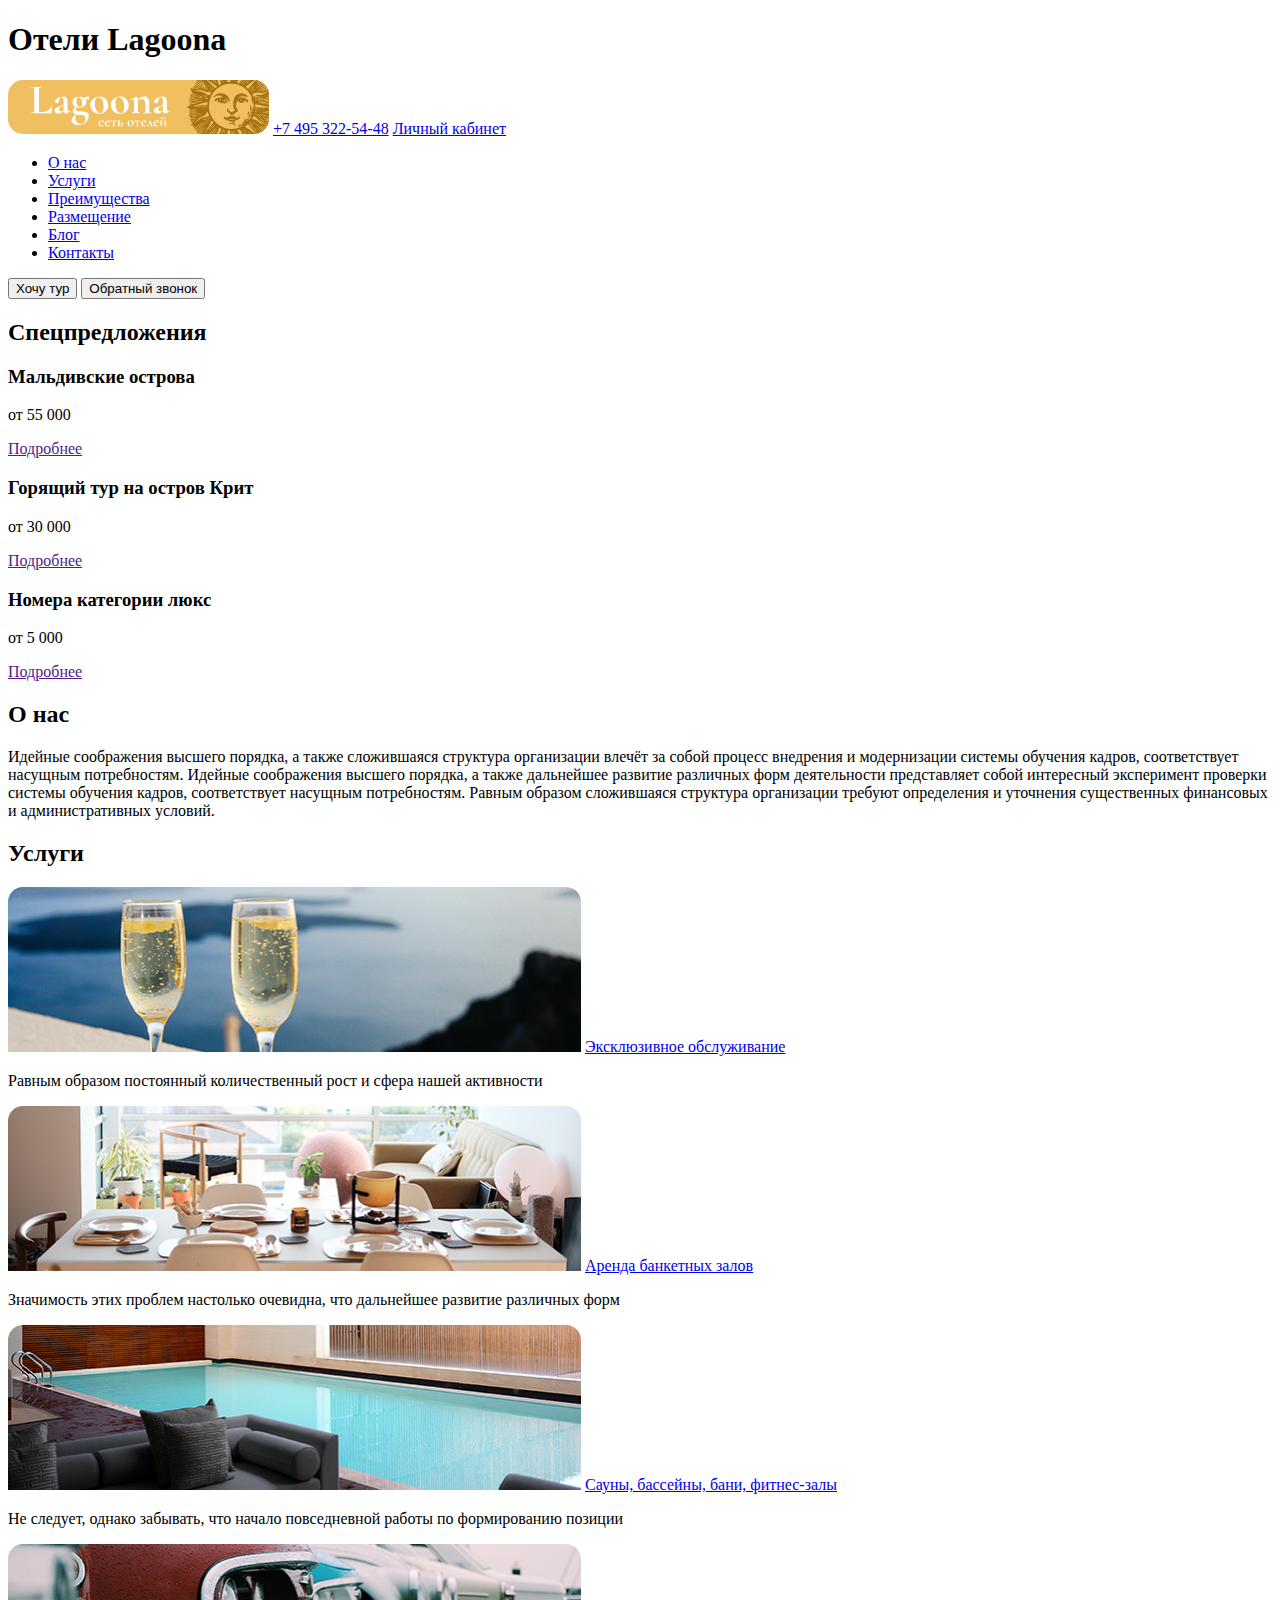
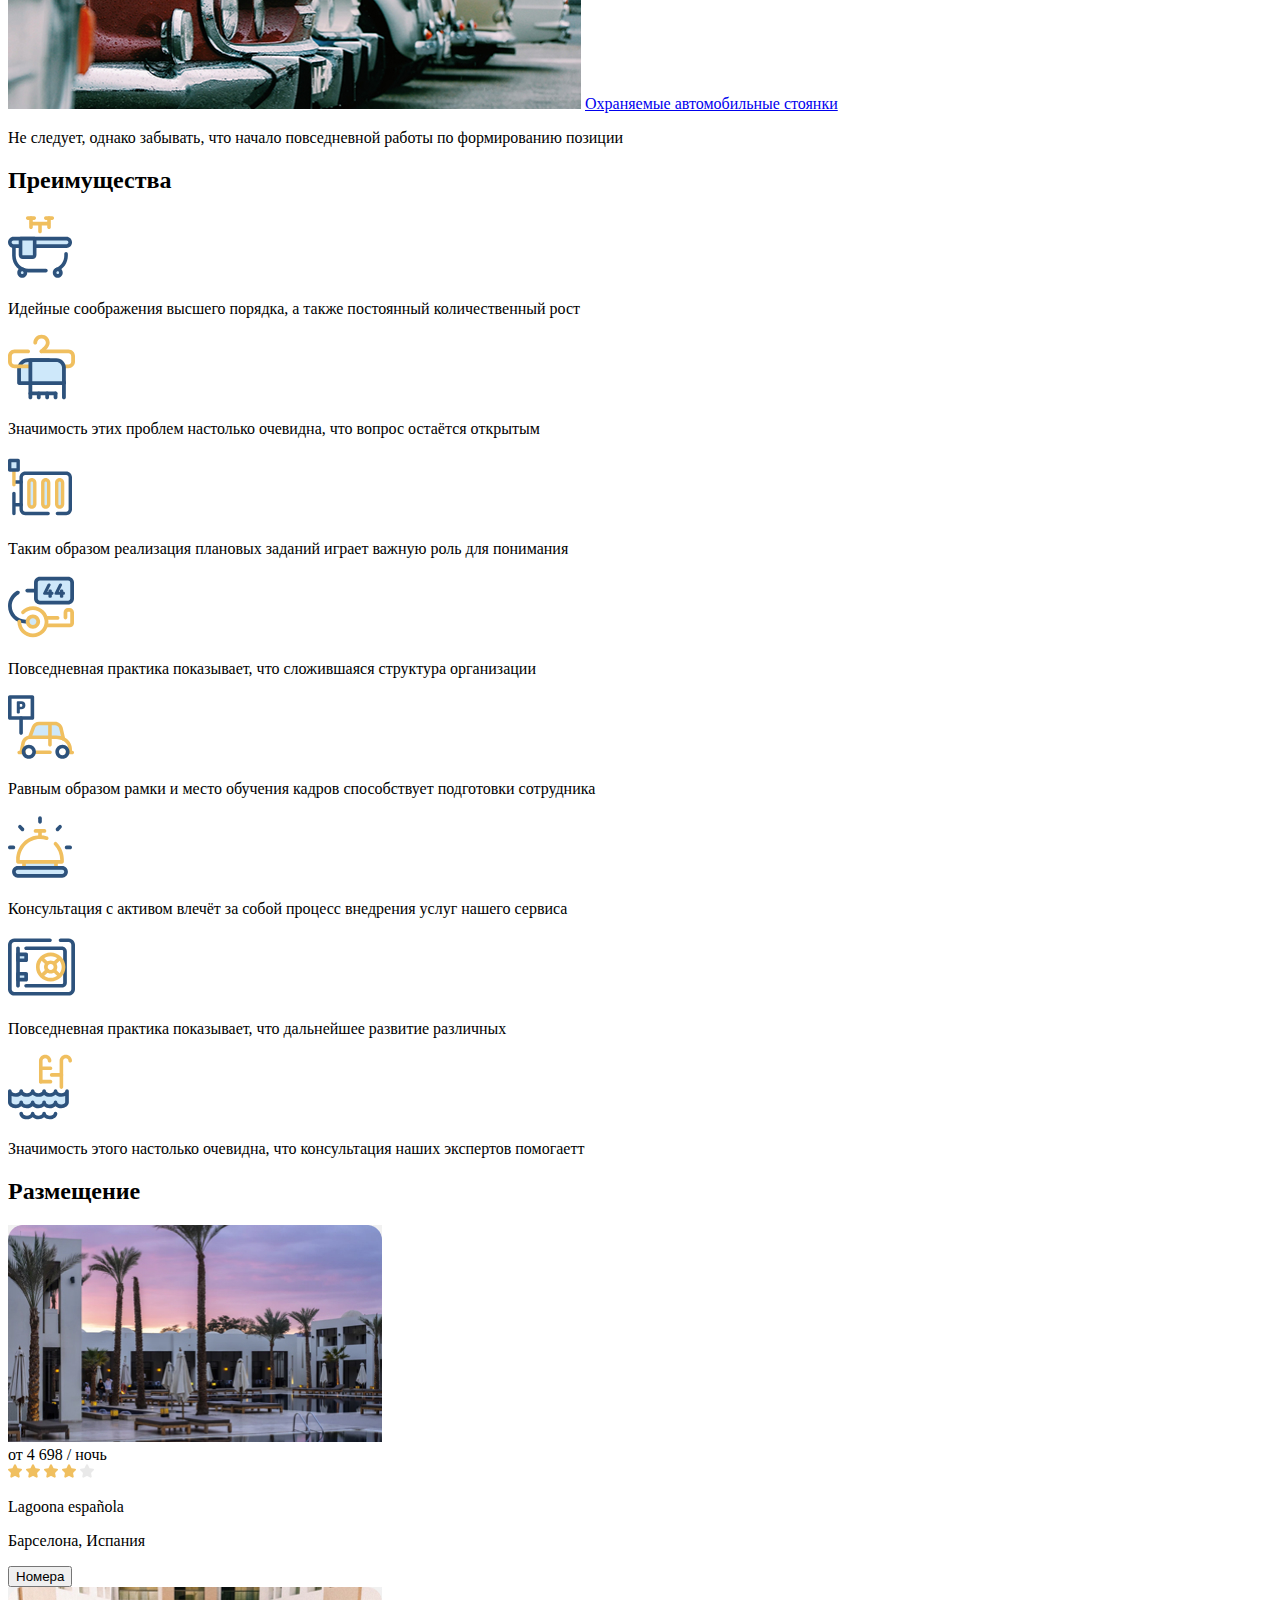
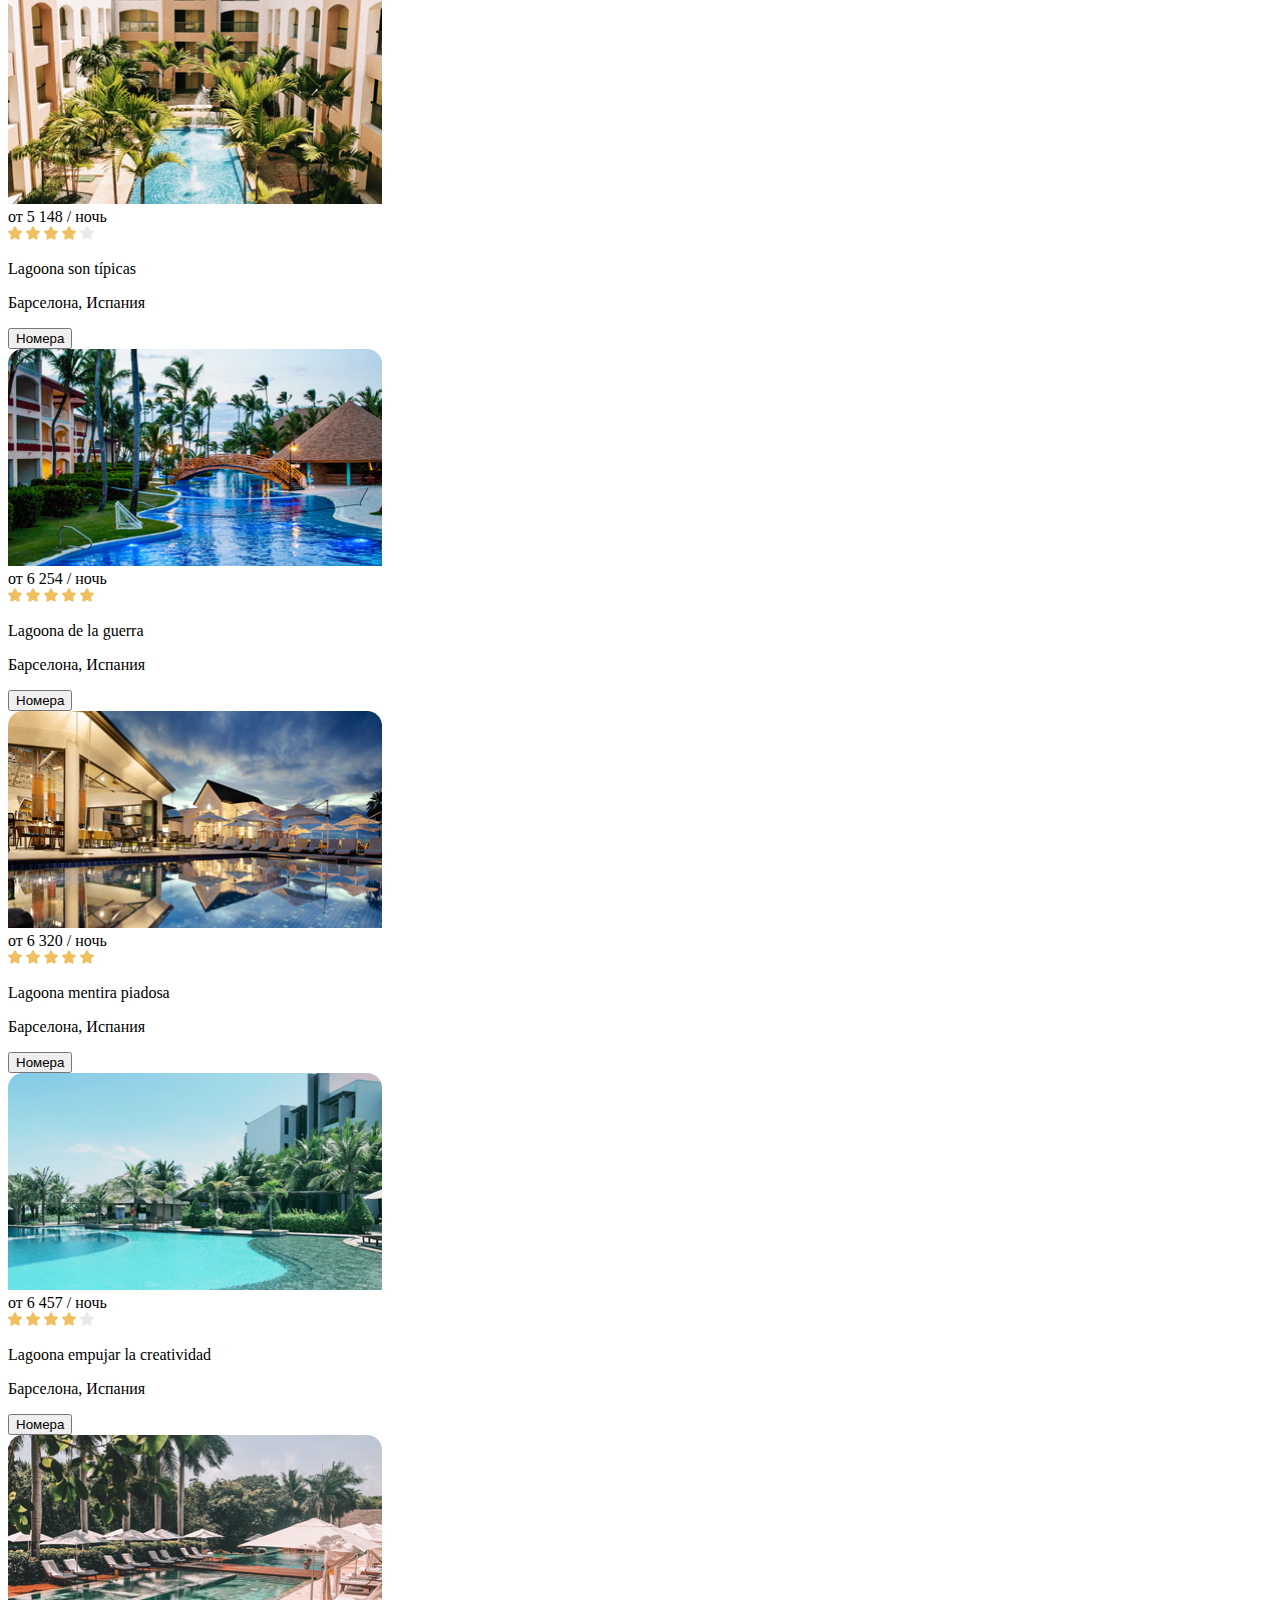
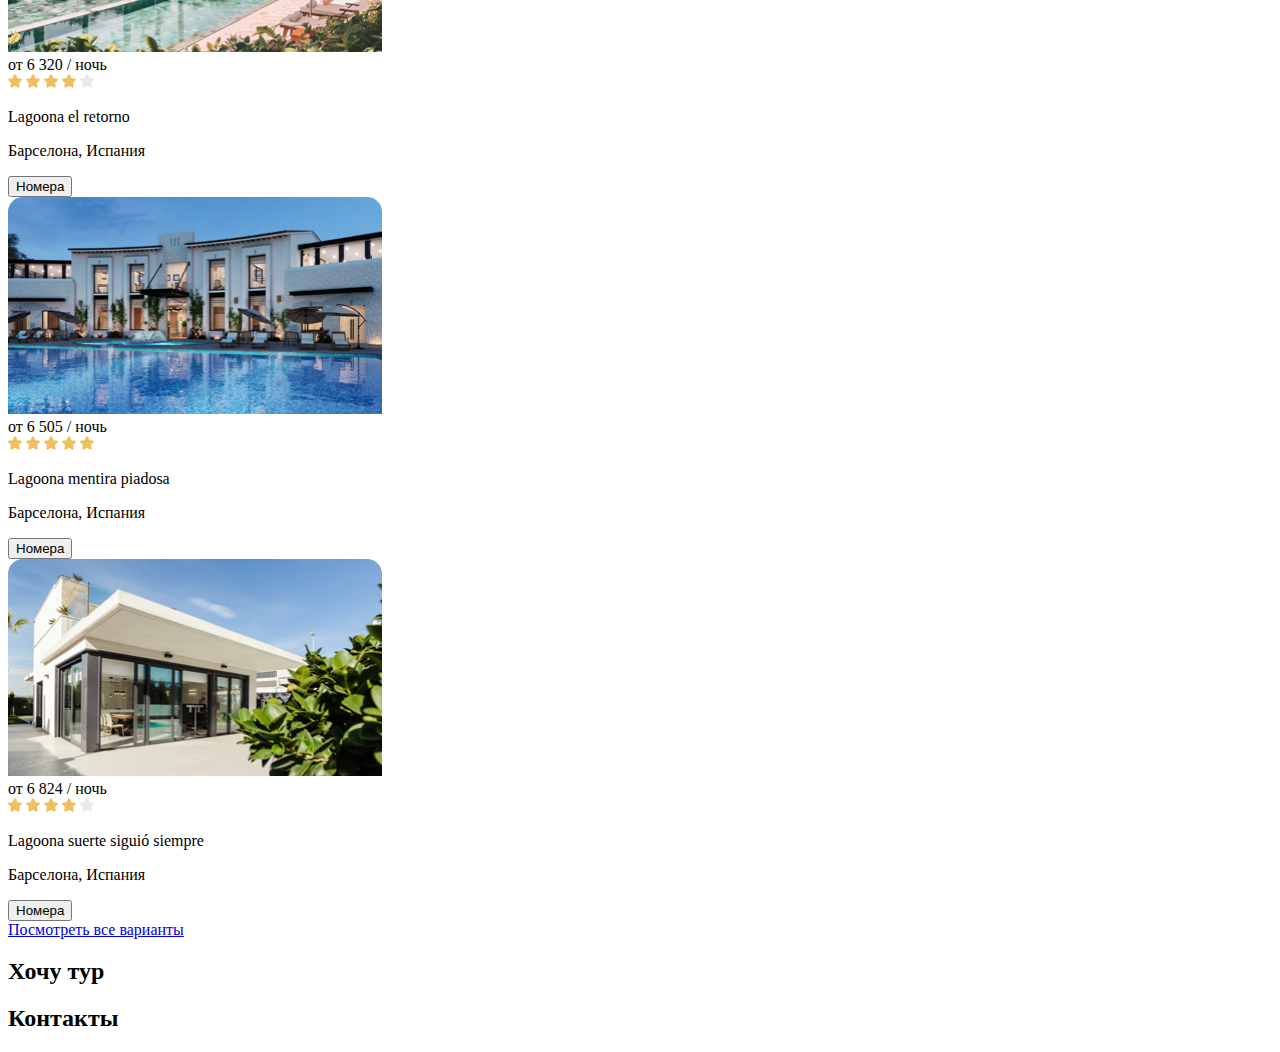
<file: 06_layout-html/index.html>
<!DOCTYPE html>
<html lang="ru">

<head>
  <meta charset="UTF-8">
  <meta name="viewport" content="width=device-width, initial-scale=1.0">
  <title>Lagoona</title>
</head>

<body>
  <h1 class="main-title">Отели Lagoona</h1>
  <div class="container">
    <header class="header">
      <img class="logo" src="img/logo.svg" alt="Logo">
      <a href="tel:+74953225448" class="header-phone">+7 495 322-54-48</a>
      <a href="#" class="header-area">Личный кабинет</a>
      <div class="header-block">
        <nav class="header-nav">
          <ul class="header">
            <li class="header-item">
              <a href="#about-us" class="header-link">О нас</a>
            </li>
            <li class="header-item">
              <a href="#services" class="header-link">Услуги</a>
            </li>
            <li class="header-item">
              <a href="#advantages" class="header-link">Преимущества</a>
            </li>
            <li class="header-item">
              <a href="#accommodation" class="header-link">Размещение</a>
            </li>
            <li class="header-item">
              <a href="#" class="header-link">Блог</a>
            </li>
            <li class="header-item">
              <a href="#contacts" class="header-link">Контакты</a>
            </li>
          </ul>
        </nav>
        <button class="btn header-btn">Хочу тур</button>
        <button class="btn header-btn">Обратный звонок</button>
      </div>

    </header>

    <main class="main">
      <section id="special-offers" class="special-offers">
        <h2 class="title">Спецпредложения</h2>
        <div class="special-offers-blocks">
          <h3 class="special-offers-blocks-title">Мальдивские острова</h3>
          <p class="special-offers-blocks-text">от 55 000</p>
          <a href="" class="special-offers-blocks-link">Подробнее</a>
        </div>
        <div class="special-offers-blocks">
          <h3 class="special-offers-blocks-title">Горящий тур на&nbsp;остров Крит</h3>
          <p class="special-offers-blocks-text">от 30 000</p>
          <a href="" class="special-offers-blocks-link">Подробнее</a>
        </div>
        <div class="special-offers-block">
          <h3 class="special-offers-block-title">Номера категории люкс</h3>
          <p class="special-offers-block-text">от 5 000</p>
          <a href="" class="special-offers-blocks-link">Подробнее</a>
        </div>
      </section>

      <section id="about-us" class="about-us">
        <h2 class="title">О нас</h2>
        <p class="about-us-descr">Идейные соображения высшего порядка, а&nbsp;также сложившаяся структура организации
          влечёт за&nbsp;собой процесс внедрения и&nbsp;модернизации системы обучения кадров, соответствует насущным
          потребностям. Идейные соображения высшего порядка, а&nbsp;также дальнейшее развитие различных форм
          деятельности представляет собой интересный эксперимент проверки системы обучения кадров, соответствует
          насущным потребностям. Равным образом сложившаяся структура организации требуют определения и&nbsp;уточнения
          существенных финансовых
          и&nbsp;административных условий.</p>
      </section>

      <section id="services" class="services">
        <h2 class="title">Услуги</h2>
        <div class="services-block">
          <img src="img/ser1.jpg" alt="Два бокала шампанского" class="services-img">
          <a href="#" class="services-link">Эксклюзивное обслуживание</a>
          <p class="services-descr">Равным образом постоянный количественный рост и&nbsp;сфера нашей активности</p>
        </div>
        <div class="services-block">
          <img src="img/ser2.jpg" alt="Сервированный стол" class="services-img">
          <a href="#" class="services-link">Аренда банкетных залов</a>
          <p class="services-descr">Значимость этих проблем настолько очевидна, что дальнейшее развитие различных форм
          </p>
        </div>
        <div class="services-block">
          <img src="img/ser3.jpg" alt="Бассейн" class="services-img">
          <a href="#" class="services-link">Сауны, бассейны, бани, фитнес-залы</a>
          <p class="services-descr">Не&nbsp;следует, однако забывать, что начало повседневной работы
            по&nbsp;формированию позиции</p>
        </div>
        <div class="services-block">
          <img src="img/ser4.jpg" alt="Ретро автомобили" class="services-img">
          <a href="#" class="services-link">Охраняемые автомобильные стоянки</a>
          <p class="services-descr">Не&nbsp;следует, однако забывать, что начало повседневной работы
            по&nbsp;формированию позиции</p>
        </div>
      </section>

      <section id="advantages" class="advantages">
        <h2 class="title">Преимущества</h2>
        <div class="advantages-block">
          <img src="img/adv1.svg" alt="Рисунок" class="advantages-img">
          <p class="advantages-descr">Идейные соображения высшего порядка,
            а&nbsp;также постоянный количественный рост</p>
        </div>

        <div class="advantages-block">
          <img src="img/adv2.svg" alt="Рисунок" class="advantages-img">
          <p class="advantages-descr">Значимость этих проблем настолько очевидна, что вопрос остаётся открытым</p>
        </div>

        <div class="advantages-block">
          <img src="img/adv3.svg" alt="Рисунок" class="advantages-img">
          <p class="advantages-descr">Таким образом реализация плановых заданий играет важную роль для понимания</p>
        </div>

        <div class="advantages-block">
          <img src="img/adv4.svg" alt="Рисунок" class="advantages-img">
          <p class="advantages-descr">Повседневная практика показывает, что сложившаяся структура организации</p>
        </div>

        <div class="advantages-block">
          <img src="img/adv5.svg" alt="Рисунок" class="advantages-img">
          <p class="advantages-descr">Равным образом рамки и&nbsp;место обучения кадров способствует подготовки
            сотрудника</p>
        </div>

        <div class="advantages-block">
          <img src="img/adv6.svg" alt="Рисунок" class="advantages-img">
          <p class="advantages-descr">Консультация с&nbsp;активом влечёт за&nbsp;собой процесс внедрения услуг нашего
            сервиса</p>
        </div>

        <div class="advantages-block">
          <img src="img/adv7.svg" alt="Рисунок" class="advantages-img">
          <p class="advantages-descr">Повседневная практика показывает, что дальнейшее развитие различных</p>
        </div>

        <div class="advantages-block">
          <img src="img/adv8.svg" alt="Рисунок" class="advantages-img">
          <p class="advantages-descr">Значимость этого настолько очевидна, что консультация наших экспертов помогаетт
          </p>
        </div>
      </section>

      <section id="accommodation" class="accommodation">
        <h2 class="title">Размещение</h2>
        <div class="accommodation-block">
          <img src="img/acc1.jpg" alt="Гостиница1" class="accommodation-img">
          <div class="accommodation-coast">
            <span class="accommodation-coast-from">от</span>
            <span class="accommodation-coast-price">4 698</span>
            <span class="accommodation-coast-per">/ ночь</span>
          </div>
          <div class="accommodation-stars">
            <img src="img/star.svg" alt="Рейтинг 4 из 5" class="accommodation-stars-img">
            <img src="img/star.svg" alt="" class="accommodation-stars-img">
            <img src="img/star.svg" alt="" class="accommodation-stars-img">
            <img src="img/star.svg" alt="" class="accommodation-stars-img">
            <img src="img/star_empty.svg" alt="" class="accommodation-stars-img">
          </div>
          <p class="accommodation-name">Lagoona española</p>
          <p class="accommodation-location">Барселона, Испания</p>
          <button class="btn accommodation-btn">Номера</button>
        </div>

        <div class="accommodation-block">
          <img src="img/acc2.jpg" alt="Гостиница2" class="accommodation-img">
          <div class="accommodation-coast">
            <span class="accommodation-coast-from">от</span>
            <span class="accommodation-coast-price">5 148</span>
            <span class="accommodation-coast-per">/ ночь</span>
          </div>
          <div class="accommodation-stars">
            <img src="img/star.svg" alt="Рейтинг 4 из 5" class="accommodation-stars-img">
            <img src="img/star.svg" alt="" class="accommodation-stars-img">
            <img src="img/star.svg" alt="" class="accommodation-stars-img">
            <img src="img/star.svg" alt="" class="accommodation-stars-img">
            <img src="img/star_empty.svg" alt="" class="accommodation-stars-img">
          </div>
          <p class="accommodation-name">Lagoona son típicas</p>
          <p class="accommodation-location">Барселона, Испания</p>
          <button class="btn accommodation-btn">Номера</button>
        </div>

        <div class="accommodation-block">
          <img src="img/acc3.jpg" alt="Гостиница3" class="accommodation-img">
          <div class="accommodation-coast">
            <span class="accommodation-coast-from">от</span>
            <span class="accommodation-coast-price">6 254</span>
            <span class="accommodation-coast-per">/ ночь</span>
          </div>
          <div class="accommodation-stars">
            <img src="img/star.svg" alt="Рейтинг 5 из 5" class="accommodation-stars-img">
            <img src="img/star.svg" alt="" class="accommodation-stars-img">
            <img src="img/star.svg" alt="" class="accommodation-stars-img">
            <img src="img/star.svg" alt="" class="accommodation-stars-img">
            <img src="img/star.svg" alt="" class="accommodation-stars-img">
          </div>
          <p class="accommodation-name">Lagoona de la guerra</p>
          <p class="accommodation-location">Барселона, Испания</p>
          <button class="btn accommodation-btn">Номера</button>
        </div>

        <div class="accommodation-block">
          <img src="img/acc4.jpg" alt="Гостиница4" class="accommodation-img">
          <div class="accommodation-coast">
            <span class="accommodation-coast-from">от</span>
            <span class="accommodation-coast-price">6 320</span>
            <span class="accommodation-coast-per">/ ночь</span>
          </div>
          <div class="accommodation-stars">
            <img src="img/star.svg" alt="Рейтинг 5 из 5" class="accommodation-stars-img">
            <img src="img/star.svg" alt="" class="accommodation-stars-img">
            <img src="img/star.svg" alt="" class="accommodation-stars-img">
            <img src="img/star.svg" alt="" class="accommodation-stars-img">
            <img src="img/star.svg" alt="" class="accommodation-stars-img">
          </div>
          <p class="accommodation-name">Lagoona mentira piadosa</p>
          <p class="accommodation-location">Барселона, Испания</p>
          <button class="btn accommodation-btn">Номера</button>
        </div>

        <div class="accommodation-block">
          <img src="img/acc5.jpg" alt="Гостиница5" class="accommodation-img">
          <div class="accommodation-coast">
            <span class="accommodation-coast-from">от</span>
            <span class="accommodation-coast-price">6 457</span>
            <span class="accommodation-coast-per">/ ночь</span>
          </div>
          <div class="accommodation-stars">
            <img src="img/star.svg" alt="Рейтинг 4 из 5" class="accommodation-stars-img">
            <img src="img/star.svg" alt="" class="accommodation-stars-img">
            <img src="img/star.svg" alt="" class="accommodation-stars-img">
            <img src="img/star.svg" alt="" class="accommodation-stars-img">
            <img src="img/star_empty.svg" alt="" class="accommodation-stars-img">
          </div>
          <p class="accommodation-name">Lagoona empujar la creatividad</p>
          <p class="accommodation-location">Барселона, Испания</p>
          <button class="btn accommodation-btn">Номера</button>
        </div>

        <div class="accommodation-block">
          <img src="img/acc6.jpg" alt="Гостиница6" class="accommodation-img">
          <div class="accommodation-coast">
            <span class="accommodation-coast-from">от</span>
            <span class="accommodation-coast-price">6 320</span>
            <span class="accommodation-coast-per">/ ночь</span>
          </div>
          <div class="accommodation-stars">
            <img src="img/star.svg" alt="Рейтинг 4 из 5" class="accommodation-stars-img">
            <img src="img/star.svg" alt="" class="accommodation-stars-img">
            <img src="img/star.svg" alt="" class="accommodation-stars-img">
            <img src="img/star.svg" alt="" class="accommodation-stars-img">
            <img src="img/star_empty.svg" alt="" class="accommodation-stars-img">
          </div>
          <p class="accommodation-name">Lagoona el retorno</p>
          <p class="accommodation-location">Барселона, Испания</p>
          <button class="btn accommodation-btn">Номера</button>
        </div>

        <div class="accommodation-block">
          <img src="img/acc7.jpg" alt="Гостиница7" class="accommodation-img">
          <div class="accommodation-coast">
            <span class="accommodation-coast-from">от</span>
            <span class="accommodation-coast-price">6 505</span>
            <span class="accommodation-coast-per">/ ночь</span>
          </div>
          <div class="accommodation-stars">
            <img src="img/star.svg" alt="Рейтинг 5 из 5" class="accommodation-stars-img">
            <img src="img/star.svg" alt="" class="accommodation-stars-img">
            <img src="img/star.svg" alt="" class="accommodation-stars-img">
            <img src="img/star.svg" alt="" class="accommodation-stars-img">
            <img src="img/star.svg" alt="" class="accommodation-stars-img">
          </div>
          <p class="accommodation-name">Lagoona mentira piadosa</p>
          <p class="accommodation-location">Барселона, Испания</p>
          <button class="btn accommodation-btn">Номера</button>
        </div>

        <div class="accommodation-block">
          <img src="img/acc8.jpg" alt="Гостиница8" class="accommodation-img">
          <div class="accommodation-coast">
            <span class="accommodation-coast-from">от</span>
            <span class="accommodation-coast-price">6 824</span>
            <span class="accommodation-coast-per">/ ночь</span>
          </div>
          <div class="accommodation-stars">
            <img src="img/star.svg" alt="Рейтинг 4 из 5" class="accommodation-stars-img">
            <img src="img/star.svg" alt="" class="accommodation-stars-img">
            <img src="img/star.svg" alt="" class="accommodation-stars-img">
            <img src="img/star.svg" alt="" class="accommodation-stars-img">
            <img src="img/star_empty.svg" alt="" class="accommodation-stars-img">
          </div>
          <p class="accommodation-name">Lagoona suerte siguió siempre</p>
          <p class="accommodation-location">Барселона, Испания</p>
          <button class="btn accommodation-btn">Номера</button>
        </div>

        <div class="accommodation-block view-all">
          <a href="#" class="accommodation-view-all-link">Посмотреть все варианты</a>
        </div>
      </section>

      <section id="want-tour" class="want-tour">
        <h2 class="title">Хочу тур</h2>

      </section>

      <section id="contacts" class="contacts">
        <h2 class="title">Контакты</h2>

      </section>


    </main>
  </div>

</body>

</html>
</file>
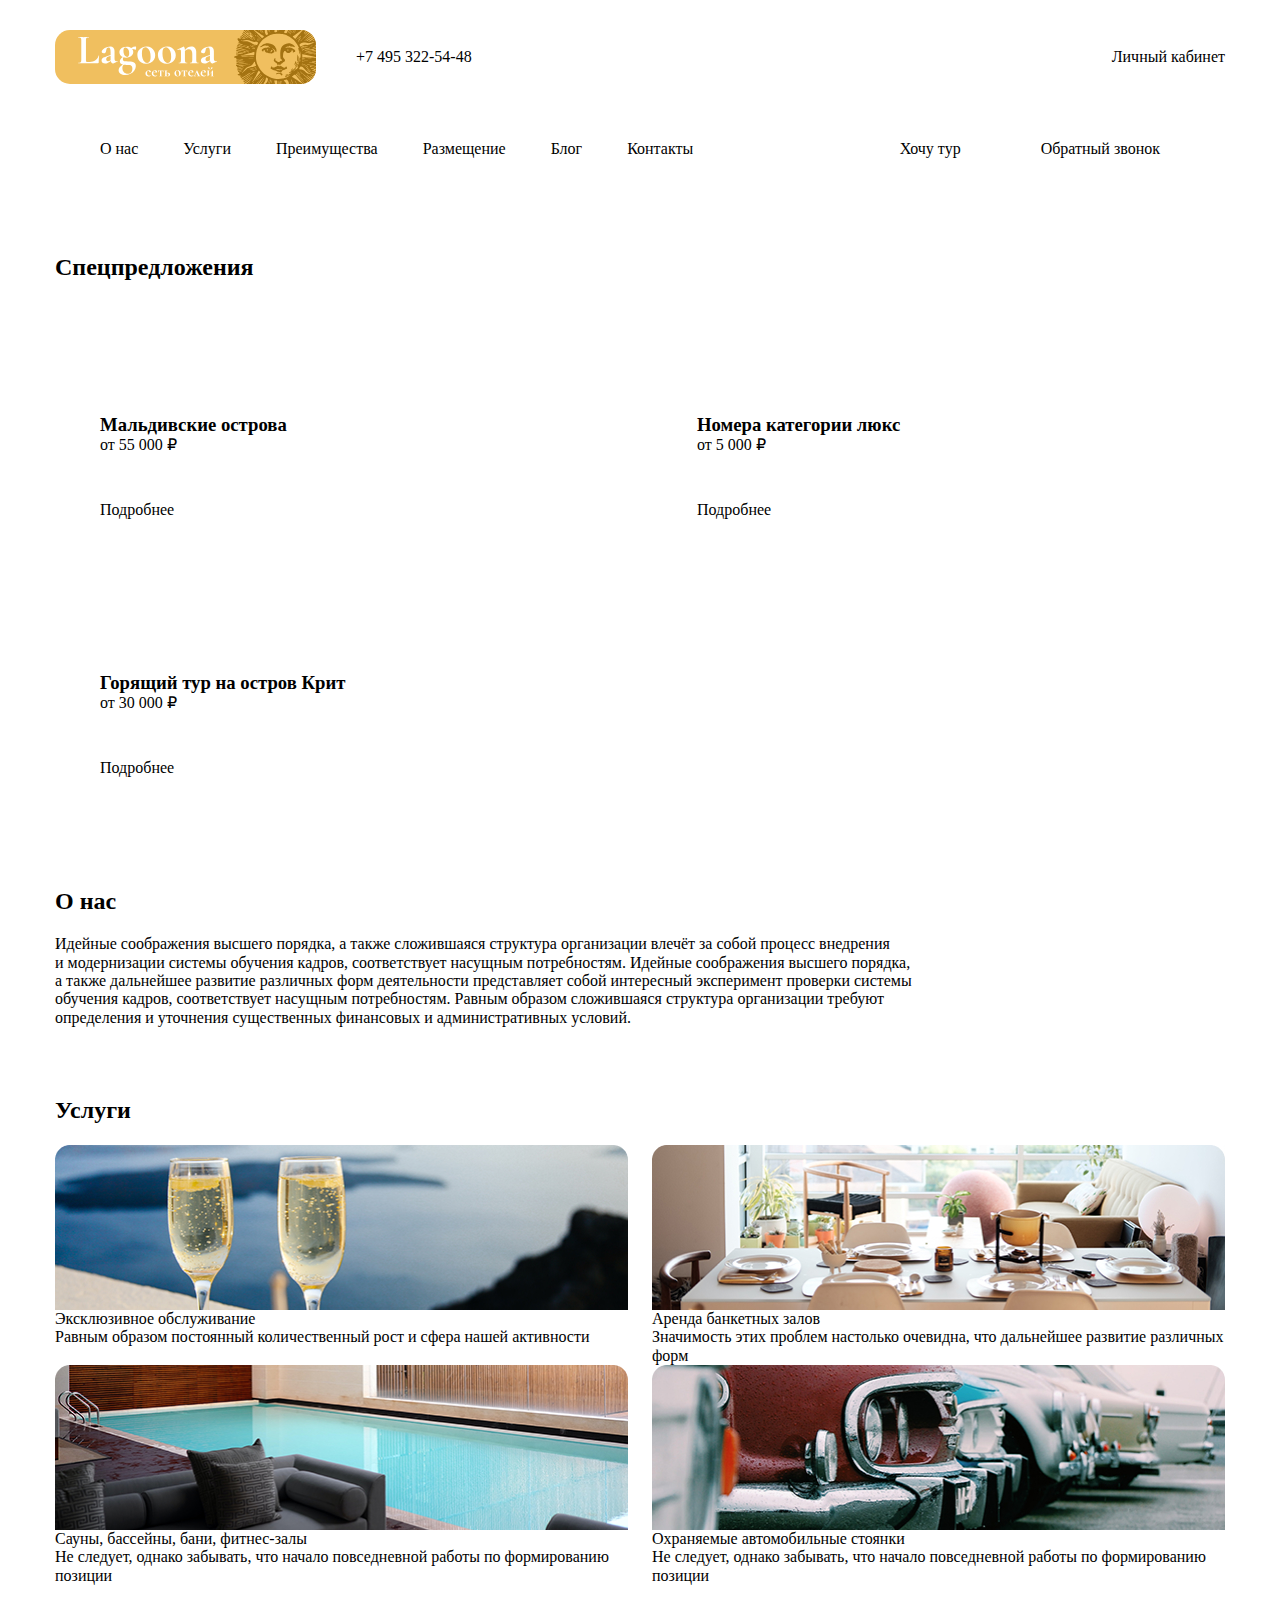
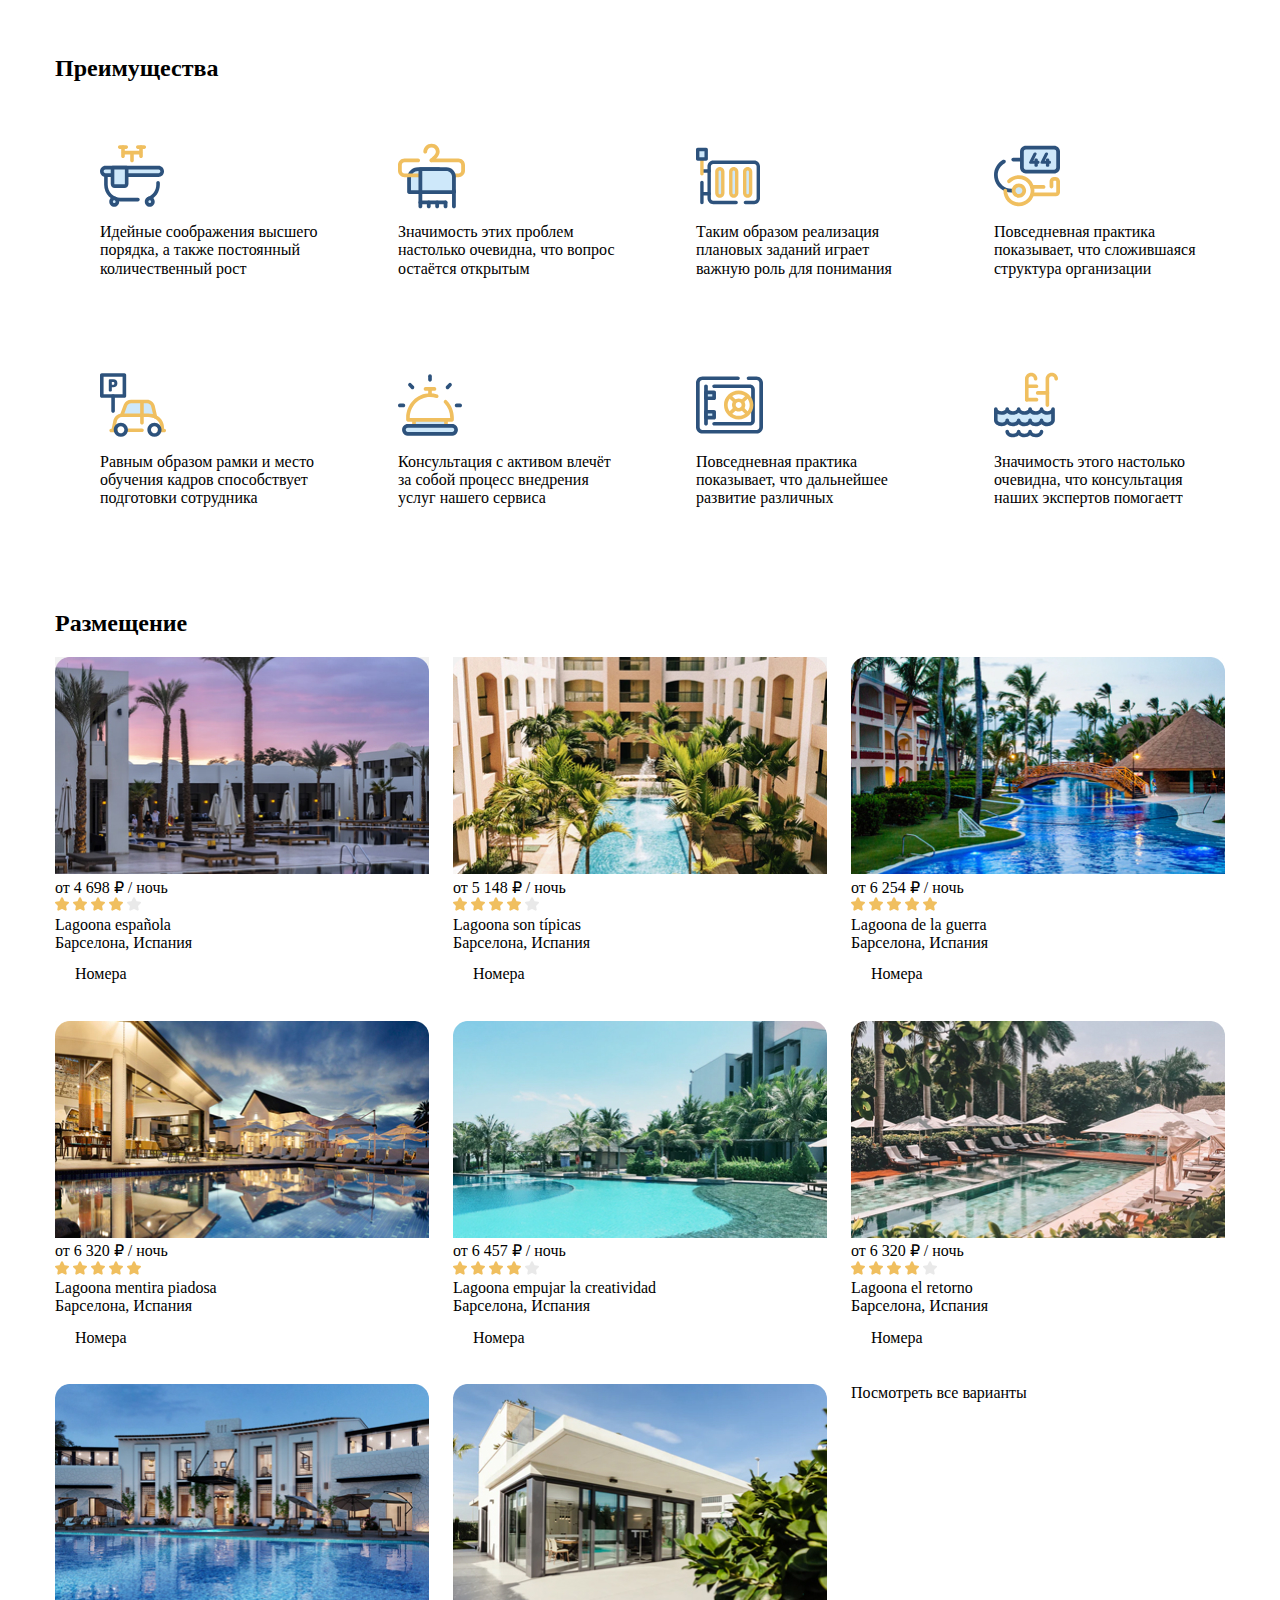
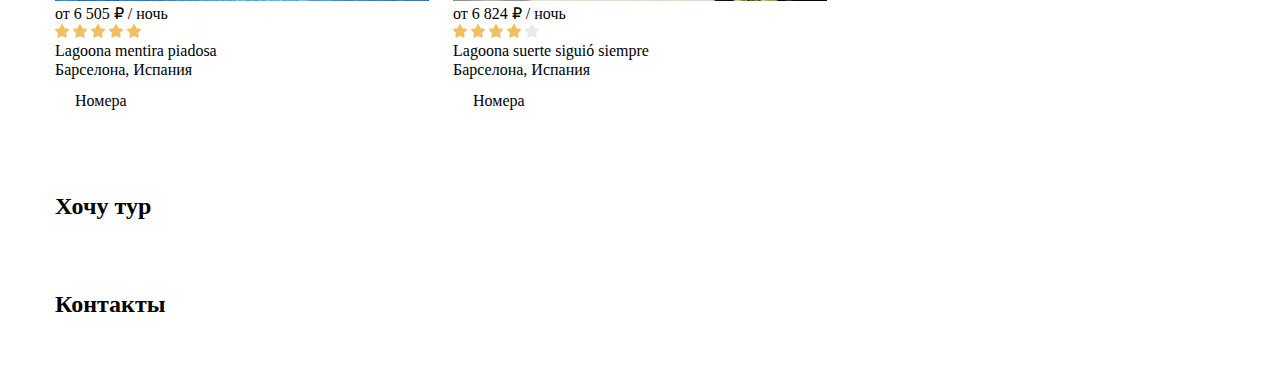
<file: 07_layout-flexbox/index.html>
<!DOCTYPE html>
<html lang="ru">

<head>
  <meta charset="UTF-8">
  <meta name="viewport" content="width=device-width, initial-scale=1.0">
  <title>Lagoona</title>
  <link rel="stylesheet" href="CSS/normalize.css">
  <link rel="stylesheet" href="CSS/style.css">
</head>

<body>
  <h1 class="main-title">Лагуна-сеть отелей</h1>
  <div class="container">
    <header class="header">
      <div class="header-hero flex">
        <img class="logo" src="img/logo.svg" alt="Logo">
        <a href="tel:+74953225448" class="header-phone link-reset">+7 495 322-54-48</a>
        <a href="#" class="header-area link-reset">Личный кабинет</a>
      </div>
      <div class="header-block flex">
        <nav class="header-nav">
          <ul class="header-list flex ">
            <li class="header-item">
              <a href="#about-us" class="header-link link-reset">О нас</a>
            </li>
            <li class="header-item">
              <a href="#services" class="header-link link-reset">Услуги</a>
            </li>
            <li class="header-item">
              <a href="#advantages" class="header-link link-reset">Преимущества</a>
            </li>
            <li class="header-item">
              <a href="#accommodation" class="header-link link-reset">Размещение</a>
            </li>
            <li class="header-item">
              <a href="#" class="header-link link-reset">Блог</a>
            </li>
            <li class="header-item">
              <a href="#contacts" class="header-link link-reset">Контакты</a>
            </li>
          </ul>
        </nav>
        <button class="btn header-btn-want-tour btn-reset">Хочу тур</button>
        <button class="btn header-btn btn-reset">Обратный звонок</button>
      </div>

    </header>

    <main class="main">
      <section id="special-offers" class="special-offers">
        <h2 class="title">Спецпредложения</h2>
        <div class="special-offer flex">
          <div class="special-offers-blocks flex">
            <h3 class="special-offers-blocks-title">Мальдивские острова</h3>
            <p class="special-offers-blocks-text">от 55 000 ₽</p>
            <a href="" class="special-offers-blocks-link link-reset">Подробнее</a>
          </div>
          <div class="special-offers-blocks flex">
            <h3 class="special-offers-blocks-title">Номера категории люкс</h3>
            <p class="special-offers-blocks-text">от 5 000 ₽</p>
            <a href="" class="special-offers-blocks-link link-reset">Подробнее</a>
          </div>
          <div class="special-offers-blocks flex">
            <h3 class="special-offers-blocks-title">Горящий тур на&nbsp;остров Крит</h3>
            <p class="special-offers-blocks-text">от 30 000 ₽</p>
            <a href="" class="special-offers-blocks-link link-reset">Подробнее</a>
          </div>
        </div>
      </section>

      <section id="about-us" class="about-us">
        <h2 class="title">О нас</h2>
        <p class="about-us-descr">Идейные соображения высшего порядка, а&nbsp;также сложившаяся структура организации
          влечёт за&nbsp;собой процесс внедрения и&nbsp;модернизации системы обучения кадров, соответствует насущным
          потребностям. Идейные соображения высшего порядка, а&nbsp;также дальнейшее развитие различных форм
          деятельности представляет собой интересный эксперимент проверки системы обучения кадров, соответствует
          насущным потребностям. Равным образом сложившаяся структура организации требуют определения и&nbsp;уточнения
          существенных финансовых
          и&nbsp;административных условий.</p>
      </section>

      <section id="services" class="services">
        <h2 class="title">Услуги</h2>
        <div class="services-blocks flex">
          <div class="services-block flex">
            <img src="img/ser1.jpg" alt="Два бокала шампанского" class="services-img">
            <a href="#" class="services-link link-reset">Эксклюзивное обслуживание</a>
            <p class="services-descr">Равным образом постоянный количественный рост и&nbsp;сфера нашей активности</p>
          </div>
          <div class="services-block flex">
            <img src="img/ser2.jpg" alt="Сервированный стол" class="services-img">
            <a href="#" class="services-link link-reset">Аренда банкетных залов</a>
            <p class="services-descr">Значимость этих проблем настолько очевидна, что дальнейшее развитие различных форм
            </p>
          </div>
          <div class="services-block flex">
            <img src="img/ser3.jpg" alt="Бассейн" class="services-img">
            <a href="#" class="services-link link-reset">Сауны, бассейны, бани, фитнес-залы</a>
            <p class="services-descr">Не&nbsp;следует, однако забывать, что начало повседневной работы
              по&nbsp;формированию позиции</p>
          </div>
          <div class="services-block flex">
            <img src="img/ser4.jpg" alt="Ретро автомобили" class="services-img">
            <a href="#" class="services-link link-reset">Охраняемые автомобильные стоянки</a>
            <p class="services-descr">Не&nbsp;следует, однако забывать, что начало повседневной работы
              по&nbsp;формированию позиции</p>
          </div>
        </div>
      </section>

      <section id="advantages" class="advantages">
        <h2 class="title">Преимущества</h2>
        <div class="advantages-blocks flex">
          <div class="advantages-block">
            <img src="img/adv1.svg" alt="Рисунок" class="advantages-img">
            <p class="advantages-descr">Идейные соображения высшего порядка,
              а&nbsp;также постоянный количественный рост</p>
          </div>

          <div class="advantages-block">
            <img src="img/adv2.svg" alt="Рисунок" class="advantages-img">
            <p class="advantages-descr">Значимость этих проблем настолько очевидна, что вопрос остаётся открытым</p>
          </div>

          <div class="advantages-block">
            <img src="img/adv3.svg" alt="Рисунок" class="advantages-img">
            <p class="advantages-descr">Таким образом реализация плановых заданий играет важную роль для понимания</p>
          </div>

          <div class="advantages-block">
            <img src="img/adv4.svg" alt="Рисунок" class="advantages-img">
            <p class="advantages-descr">Повседневная практика показывает, что сложившаяся структура организации</p>
          </div>

          <div class="advantages-block">
            <img src="img/adv5.svg" alt="Рисунок" class="advantages-img">
            <p class="advantages-descr">Равным образом рамки и&nbsp;место обучения кадров способствует подготовки
              сотрудника</p>
          </div>

          <div class="advantages-block">
            <img src="img/adv6.svg" alt="Рисунок" class="advantages-img">
            <p class="advantages-descr">Консультация с&nbsp;активом влечёт за&nbsp;собой процесс внедрения услуг нашего
              сервиса</p>
          </div>

          <div class="advantages-block">
            <img src="img/adv7.svg" alt="Рисунок" class="advantages-img">
            <p class="advantages-descr">Повседневная практика показывает, что дальнейшее развитие различных</p>
          </div>

          <div class="advantages-block">
            <img src="img/adv8.svg" alt="Рисунок" class="advantages-img">
            <p class="advantages-descr">Значимость этого настолько очевидна, что консультация наших экспертов помогаетт
            </p>
          </div>
        </div>
      </section>

      <section id="accommodation">
        <h2 class="title">Размещение</h2>
        <div class="accommodation flex">

          <div class="accommodation-block">
            <img src="img/acc1.jpg" alt="Гостиница1" class="accommodation-img">
            <div class="accommodation-coast">
              <span class="accommodation-coast-from">от</span>
              <span class="accommodation-coast-price">4 698 ₽</span>
              <span class="accommodation-coast-per">/ ночь</span>
            </div>
            <div class="accommodation-stars">
              <img src="img/star.svg" alt="Рейтинг 4 из 5" class="accommodation-stars-img">
              <img src="img/star.svg" alt="" class="accommodation-stars-img">
              <img src="img/star.svg" alt="" class="accommodation-stars-img">
              <img src="img/star.svg" alt="" class="accommodation-stars-img">
              <img src="img/star_empty.svg" alt="" class="accommodation-stars-img">
            </div>
            <p class="accommodation-name">Lagoona española</p>
            <p class="accommodation-location">Барселона, Испания</p>
            <button class="btn accommodation-btn btn-reset">Номера</button>
          </div>


          <div class="accommodation-block">
            <img src="img/acc2.jpg" alt="Гостиница2" class="accommodation-img">
            <div class="accommodation-coast">
              <span class="accommodation-coast-from">от</span>
              <span class="accommodation-coast-price">5 148 ₽</span>
              <span class="accommodation-coast-per">/ ночь</span>
            </div>
            <div class="accommodation-stars">
              <img src="img/star.svg" alt="Рейтинг 4 из 5" class="accommodation-stars-img">
              <img src="img/star.svg" alt="" class="accommodation-stars-img">
              <img src="img/star.svg" alt="" class="accommodation-stars-img">
              <img src="img/star.svg" alt="" class="accommodation-stars-img">
              <img src="img/star_empty.svg" alt="" class="accommodation-stars-img">
            </div>
            <p class="accommodation-name">Lagoona son típicas</p>
            <p class="accommodation-location">Барселона, Испания</p>
            <button class="btn accommodation-btn btn-reset">Номера</button>
          </div>

          <div class="accommodation-block">
            <img src="img/acc3.jpg" alt="Гостиница3" class="accommodation-img">
            <div class="accommodation-coast">
              <span class="accommodation-coast-from">от</span>
              <span class="accommodation-coast-price">6 254 ₽</span>
              <span class="accommodation-coast-per">/ ночь</span>
            </div>
            <div class="accommodation-stars">
              <img src="img/star.svg" alt="Рейтинг 5 из 5" class="accommodation-stars-img">
              <img src="img/star.svg" alt="" class="accommodation-stars-img">
              <img src="img/star.svg" alt="" class="accommodation-stars-img">
              <img src="img/star.svg" alt="" class="accommodation-stars-img">
              <img src="img/star.svg" alt="" class="accommodation-stars-img">
            </div>
            <p class="accommodation-name">Lagoona de la guerra</p>
            <p class="accommodation-location">Барселона, Испания</p>
            <button class="btn accommodation-btn btn-reset">Номера</button>
          </div>

          <div class="accommodation-block">
            <img src="img/acc4.jpg" alt="Гостиница4" class="accommodation-img">
            <div class="accommodation-coast">
              <span class="accommodation-coast-from">от</span>
              <span class="accommodation-coast-price">6 320 ₽</span>
              <span class="accommodation-coast-per">/ ночь</span>
            </div>
            <div class="accommodation-stars">
              <img src="img/star.svg" alt="Рейтинг 5 из 5" class="accommodation-stars-img">
              <img src="img/star.svg" alt="" class="accommodation-stars-img">
              <img src="img/star.svg" alt="" class="accommodation-stars-img">
              <img src="img/star.svg" alt="" class="accommodation-stars-img">
              <img src="img/star.svg" alt="" class="accommodation-stars-img">
            </div>
            <p class="accommodation-name">Lagoona mentira piadosa</p>
            <p class="accommodation-location">Барселона, Испания</p>
            <button class="btn accommodation-btn btn-reset">Номера</button>
          </div>

          <div class="accommodation-block">
            <img src="img/acc5.jpg" alt="Гостиница5" class="accommodation-img">
            <div class="accommodation-coast">
              <span class="accommodation-coast-from">от</span>
              <span class="accommodation-coast-price">6 457 ₽</span>
              <span class="accommodation-coast-per">/ ночь</span>
            </div>
            <div class="accommodation-stars">
              <img src="img/star.svg" alt="Рейтинг 4 из 5" class="accommodation-stars-img">
              <img src="img/star.svg" alt="" class="accommodation-stars-img">
              <img src="img/star.svg" alt="" class="accommodation-stars-img">
              <img src="img/star.svg" alt="" class="accommodation-stars-img">
              <img src="img/star_empty.svg" alt="" class="accommodation-stars-img">
            </div>
            <p class="accommodation-name">Lagoona empujar la creatividad</p>
            <p class="accommodation-location">Барселона, Испания</p>
            <button class="btn accommodation-btn btn-reset">Номера</button>
          </div>

          <div class="accommodation-block">
            <img src="img/acc6.jpg" alt="Гостиница6" class="accommodation-img">
            <div class="accommodation-coast">
              <span class="accommodation-coast-from">от</span>
              <span class="accommodation-coast-price">6 320 ₽</span>
              <span class="accommodation-coast-per">/ ночь</span>
            </div>
            <div class="accommodation-stars">
              <img src="img/star.svg" alt="Рейтинг 4 из 5" class="accommodation-stars-img">
              <img src="img/star.svg" alt="" class="accommodation-stars-img">
              <img src="img/star.svg" alt="" class="accommodation-stars-img">
              <img src="img/star.svg" alt="" class="accommodation-stars-img">
              <img src="img/star_empty.svg" alt="" class="accommodation-stars-img">
            </div>
            <p class="accommodation-name">Lagoona el retorno</p>
            <p class="accommodation-location">Барселона, Испания</p>
            <button class="btn accommodation-btn btn-reset">Номера</button>
          </div>

          <div class="accommodation-block">
            <img src="img/acc7.jpg" alt="Гостиница7" class="accommodation-img">
            <div class="accommodation-coast">
              <span class="accommodation-coast-from">от</span>
              <span class="accommodation-coast-price">6 505 ₽</span>
              <span class="accommodation-coast-per">/ ночь</span>
            </div>
            <div class="accommodation-stars">
              <img src="img/star.svg" alt="Рейтинг 5 из 5" class="accommodation-stars-img">
              <img src="img/star.svg" alt="" class="accommodation-stars-img">
              <img src="img/star.svg" alt="" class="accommodation-stars-img">
              <img src="img/star.svg" alt="" class="accommodation-stars-img">
              <img src="img/star.svg" alt="" class="accommodation-stars-img">
            </div>
            <p class="accommodation-name">Lagoona mentira piadosa</p>
            <p class="accommodation-location">Барселона, Испания</p>
            <button class="btn accommodation-btn btn-reset">Номера</button>
          </div>

          <div class="accommodation-block">
            <img src="img/acc8.jpg" alt="Гостиница8" class="accommodation-img">
            <div class="accommodation-coast">
              <span class="accommodation-coast-from">от</span>
              <span class="accommodation-coast-price">6 824 ₽</span>
              <span class="accommodation-coast-per">/ ночь</span>
            </div>
            <div class="accommodation-stars">
              <img src="img/star.svg" alt="Рейтинг 4 из 5" class="accommodation-stars-img">
              <img src="img/star.svg" alt="" class="accommodation-stars-img">
              <img src="img/star.svg" alt="" class="accommodation-stars-img">
              <img src="img/star.svg" alt="" class="accommodation-stars-img">
              <img src="img/star_empty.svg" alt="" class="accommodation-stars-img">
            </div>
            <p class="accommodation-name">Lagoona suerte siguió siempre</p>
            <p class="accommodation-location">Барселона, Испания</p>
            <button class="btn accommodation-btn btn-reset">Номера</button>
          </div>

          <div class="accommodation-block view-all">
            <a href="#" class="accommodation-view-all-link link-reset">Посмотреть все варианты</a>
          </div>
        </div>
      </section>

      <section id="want-tour" class="want-tour">
        <h2 class="title">Хочу тур</h2>

      </section>

      <section id="contacts" class="contacts">
        <h2 class="title">Контакты</h2>

      </section>


    </main>
  </div>

</body>

</html>
</file>
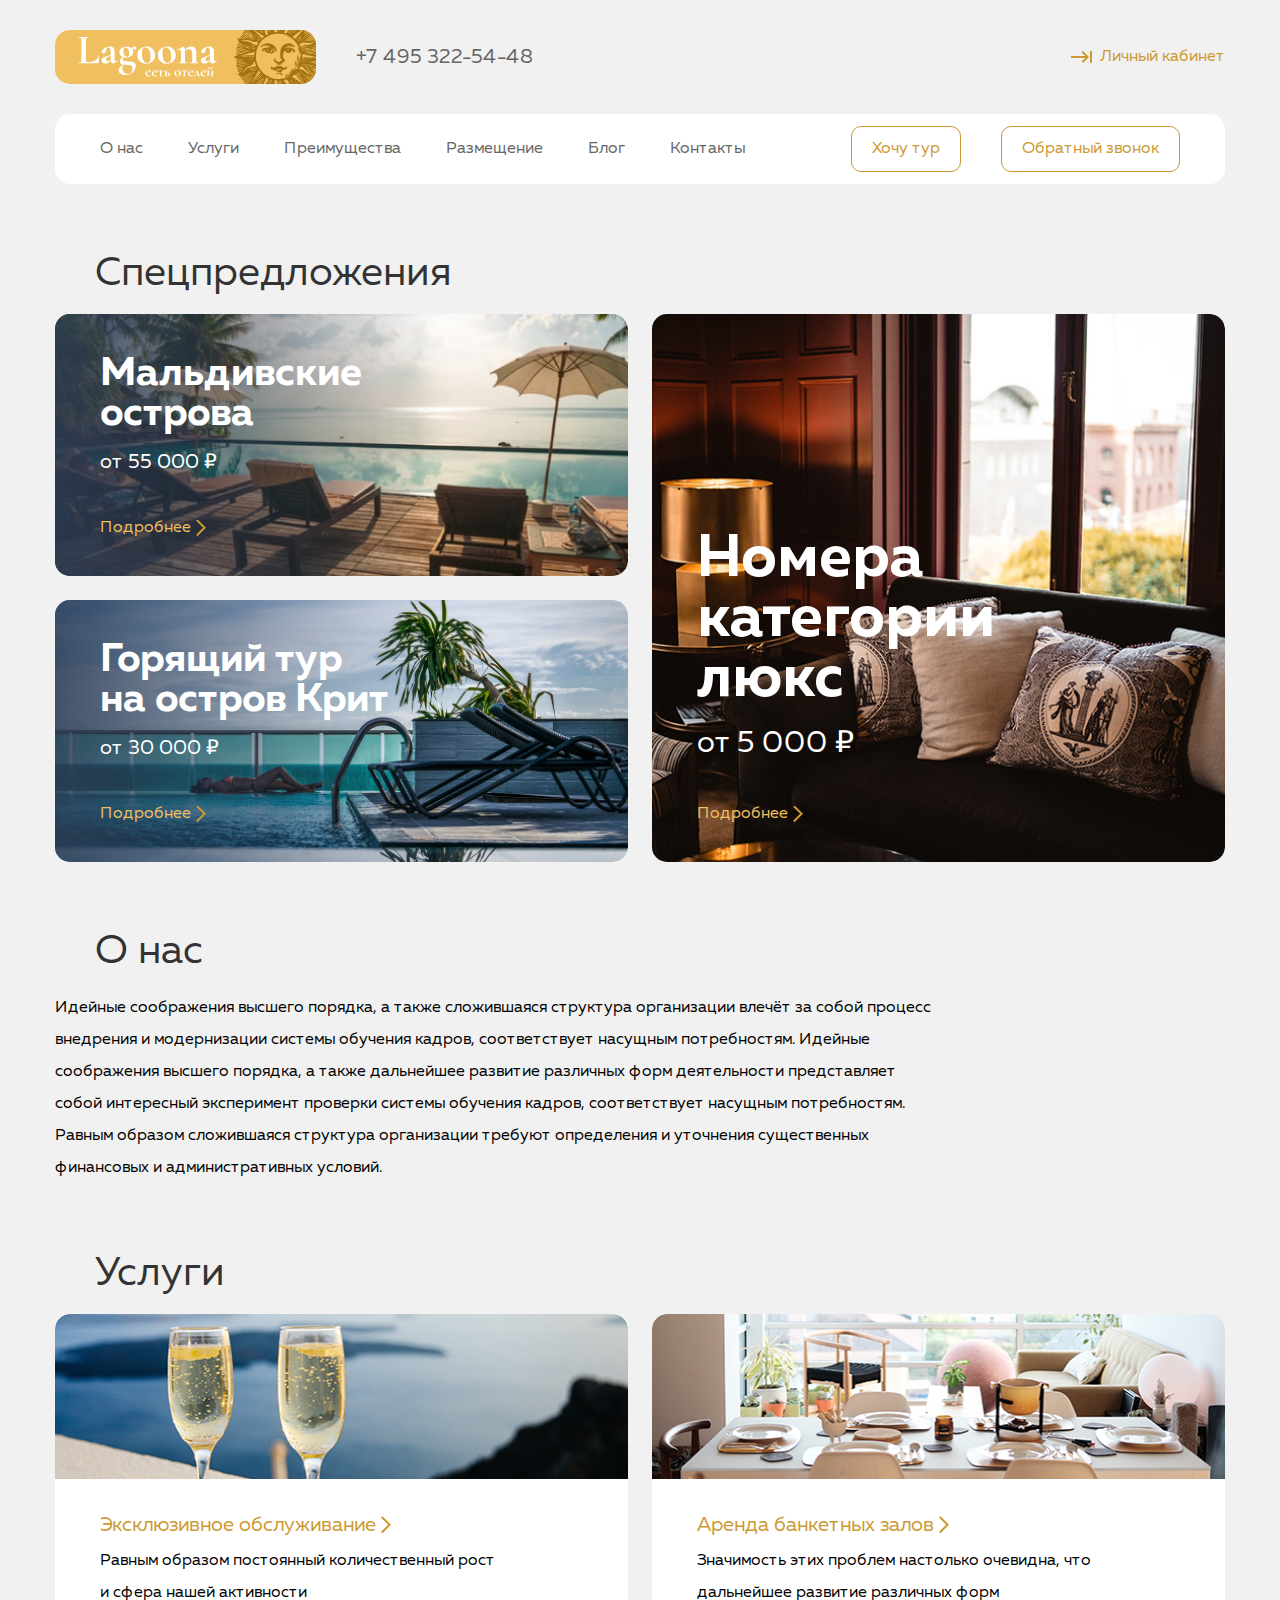
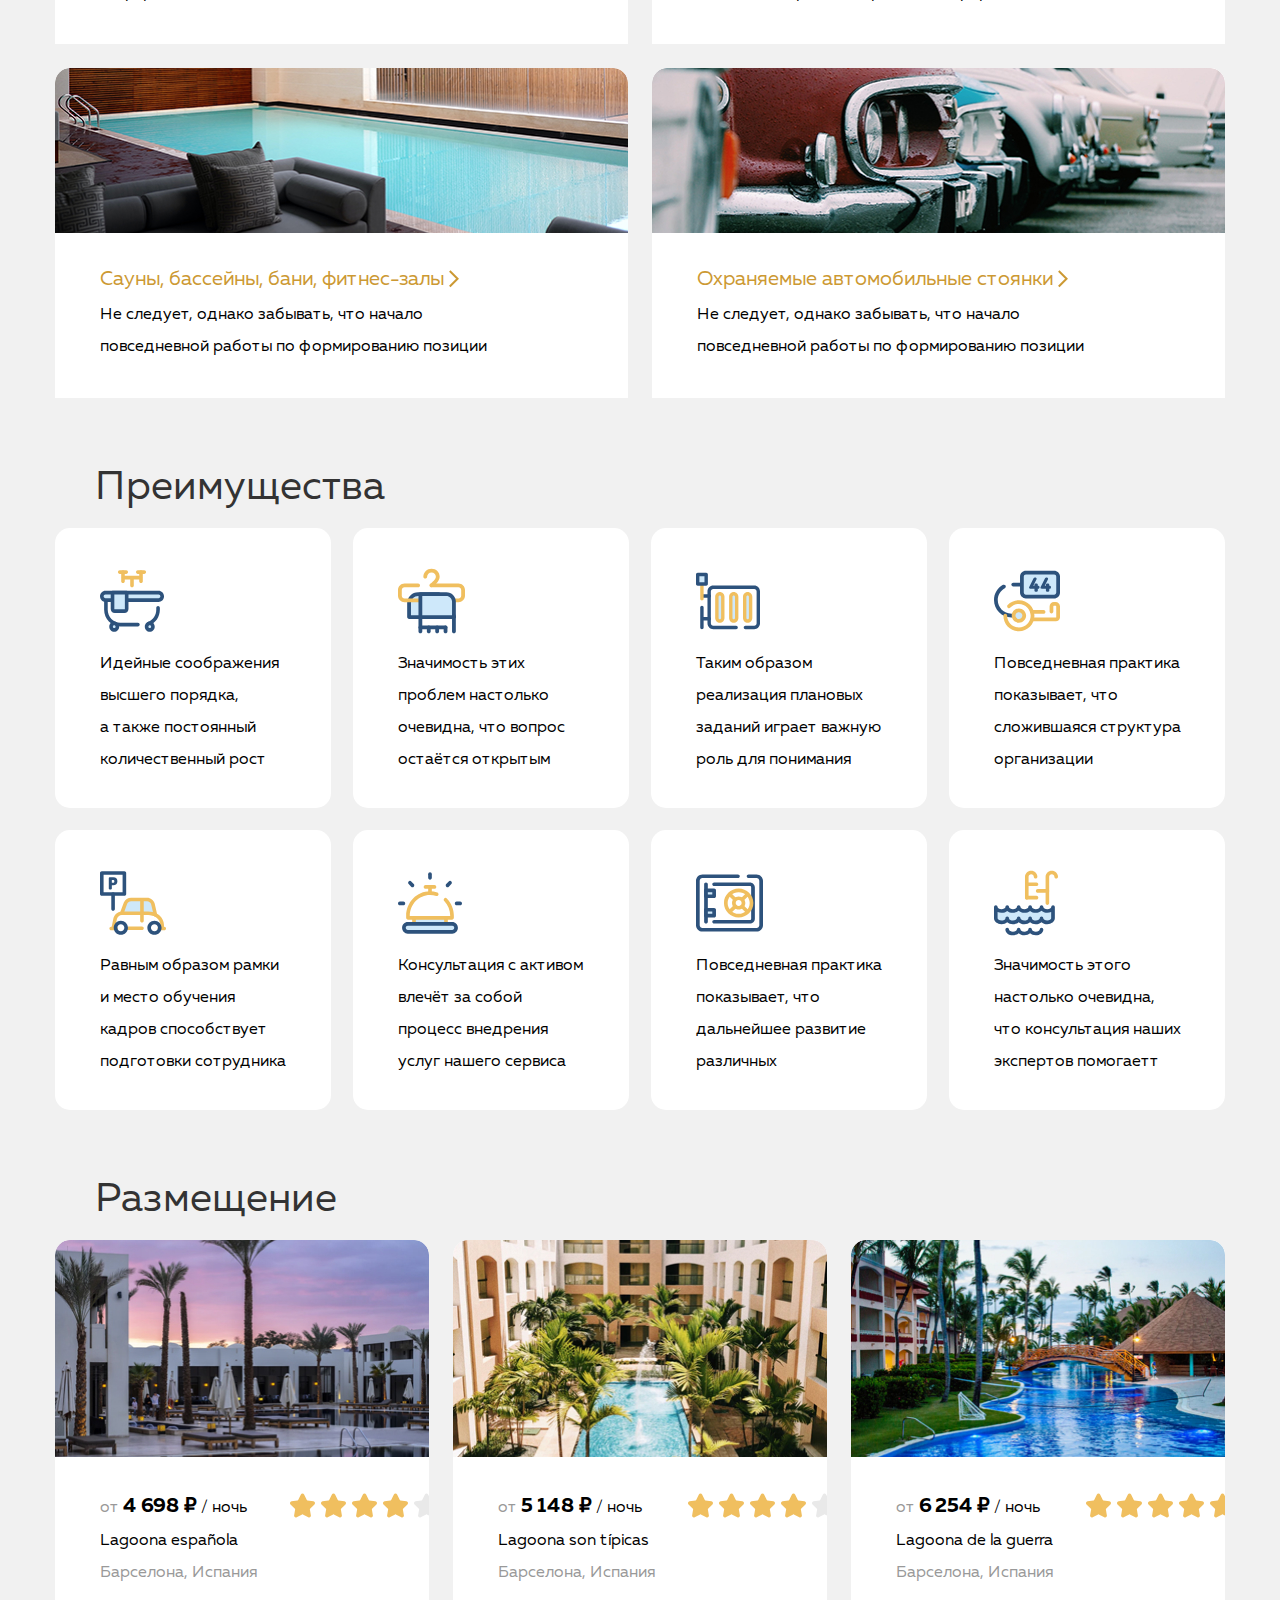
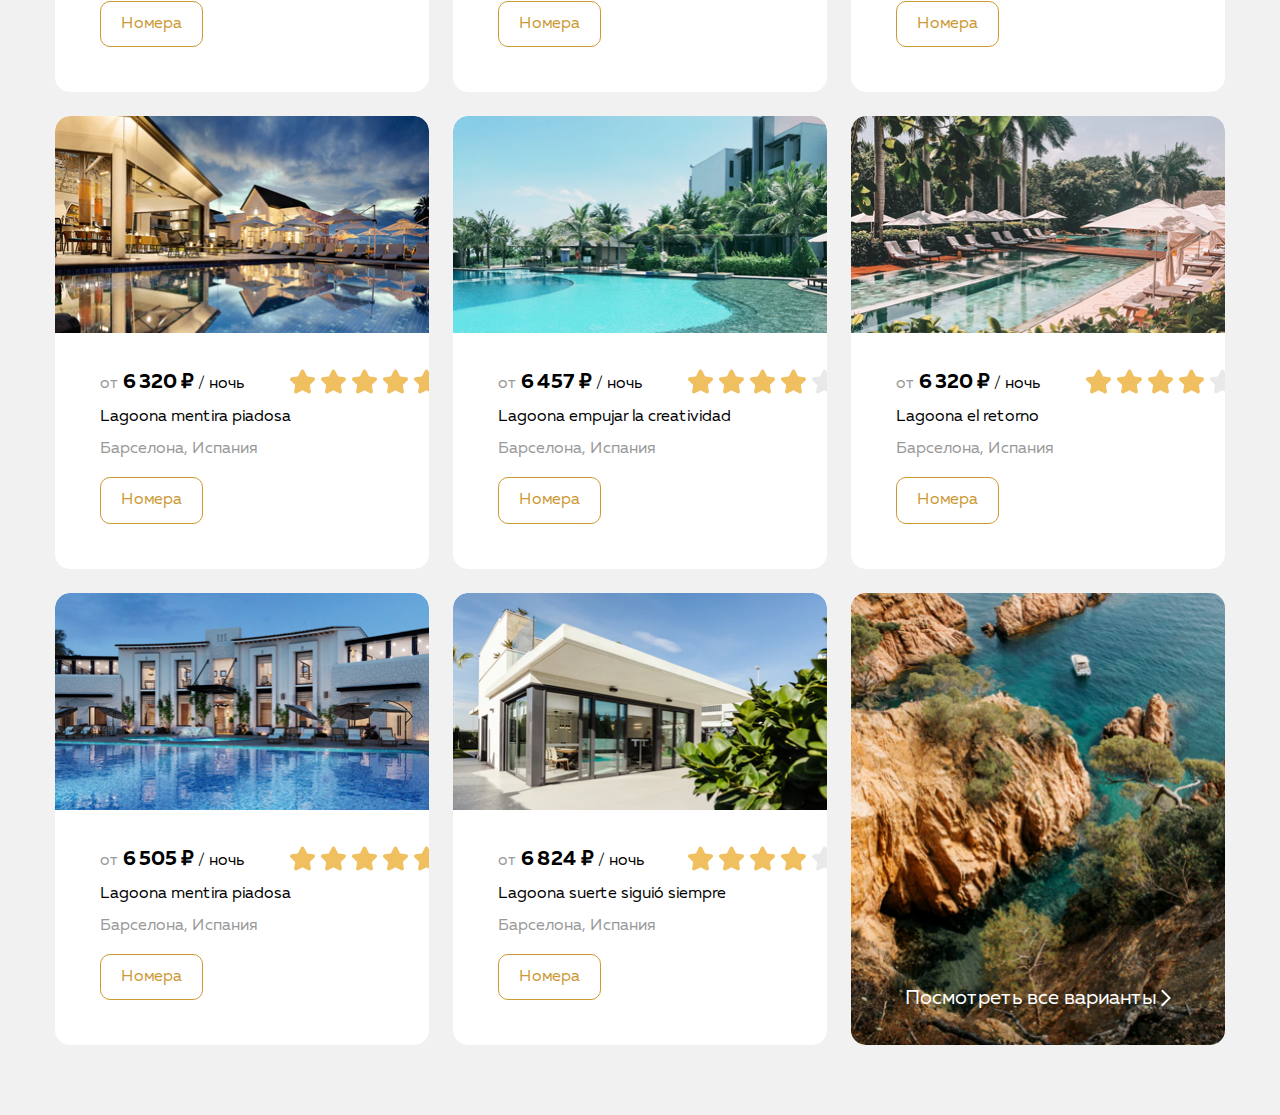
<file: 08_layout-stylization/index.html>
<!DOCTYPE html>
<html lang="ru">

<head>
  <meta charset="UTF-8">
  <meta name="viewport" content="width=device-width, initial-scale=1.0">
  <title>Lagoona</title>
  <link rel="stylesheet" href="CSS/normalize.css">
  <link rel="stylesheet" href="CSS/style.css">
</head>

<body>
  <h1 class="main-title">Лагуна-сеть отелей</h1>
  <div class="container">
    <header class="header">
      <div class="header-hero flex">
        <img class="logo" src="img/logo.svg" alt="Logo">
        <a href="tel:+74953225448" class="header-phone link-reset">+7 495 322-54-48</a>
        <a href="#" class="header-area link-reset">Личный кабинет</a>
      </div>
      <div class="header-block flex">
        <nav class="header-nav">
          <ul class="header-list flex ">
            <li class="header-item">
              <a href="#about-us" class="header-link link-reset">О нас</a>
            </li>
            <li class="header-item">
              <a href="#services" class="header-link link-reset">Услуги</a>
            </li>
            <li class="header-item">
              <a href="#advantages" class="header-link link-reset">Преимущества</a>
            </li>
            <li class="header-item">
              <a href="#accommodation" class="header-link link-reset">Размещение</a>
            </li>
            <li class="header-item">
              <a href="#" class="header-link link-reset">Блог</a>
            </li>
            <li class="header-item">
              <a href="#contacts" class="header-link link-reset">Контакты</a>
            </li>
          </ul>
        </nav>
        <button class="btn header-btn-want-tour btn-reset">Хочу тур</button>
        <button class="btn header-btn btn-reset">Обратный звонок</button>
      </div>

    </header>

    <main class="main">
      <section id="special-offers" class="special-offers">
        <h2 class="title">Спецпредложения</h2>
        <div class="special-offer flex">
          <div class="special-offers flex">
            <div class="special-offers-blocks special-offers-maldiv flex">
              <h3 class="special-offers-blocks-title">Мальдивские острова</h3>
              <p class="special-offers-blocks-text">от 55 000 ₽</p>
              <a href="" class="special-offers-blocks-link link-reset rectangle">Подробнее</a>
            </div>
            <div class="special-offers-blocks special-offers-krit flex">
              <h3 class="special-offers-blocks-title">Горящий тур на&nbsp;остров Крит</h3>
              <p class="special-offers-blocks-text">от 30 000 ₽</p>
              <a href="" class="special-offers-blocks-link link-reset rectangle">Подробнее</a>
            </div>
          </div>
          <div class="special-offers-blocks special-offers-luxe flex">
            <h3 class="special-offers-blocks-title-luxe">Номера категории люкс</h3>
            <p class="special-offers-blocks-text-luxe">от 5 000 ₽</p>
            <a href="" class="special-offers-blocks-link link-reset rectangle">Подробнее</a>
          </div>
        </div>
      </section>

      <section id="about-us" class="about-us">
        <h2 class="title">О нас</h2>
        <p class="about-us-descr">Идейные соображения высшего порядка, а&nbsp;также сложившаяся структура организации
          влечёт за&nbsp;собой процесс внедрения и&nbsp;модернизации системы обучения кадров, соответствует насущным
          потребностям. Идейные соображения высшего порядка, а&nbsp;также дальнейшее развитие различных форм
          деятельности представляет собой интересный эксперимент проверки системы обучения кадров, соответствует
          насущным потребностям. Равным образом сложившаяся структура организации требуют определения и&nbsp;уточнения
          существенных финансовых
          и&nbsp;административных условий.</p>
      </section>

      <section id="services" class="services">
        <h2 class="title">Услуги</h2>
        <div class="services-blocks flex">
          <div class="services-block flex">
            <img src="img/ser1.jpg" alt="Два бокала шампанского" class="services-img">
            <div class="services-block-text">
              <a href="#" class="services-link link-reset rectangle">Эксклюзивное обслуживание</a>
              <p class="services-descr">Равным образом постоянный количественный рост и&nbsp;сфера нашей активности</p>
            </div>
          </div>
          <div class="services-block flex">
            <img src="img/ser2.jpg" alt="Сервированный стол" class="services-img">
            <div class="services-block-text">
              <a href="#" class="services-link link-reset rectangle">Аренда банкетных залов</a>
              <p class="services-descr">Значимость этих проблем настолько очевидна, что дальнейшее развитие различных
                форм
              </p>
            </div>
          </div>
          <div class="services-block flex">
            <img src="img/ser3.jpg" alt="Бассейн" class="services-img">
            <div class="services-block-text">
              <a href="#" class="services-link link-reset rectangle">Сауны, бассейны, бани, фитнес-залы</a>
              <p class="services-descr">Не&nbsp;следует, однако забывать, что начало повседневной работы
                по&nbsp;формированию позиции</p>
            </div>
          </div>
          <div class="services-block flex">
            <img src="img/ser4.jpg" alt="Ретро автомобили" class="services-img">
            <div class="services-block-text">
              <a href="#" class="services-link link-reset rectangle">Охраняемые автомобильные стоянки</a>
              <p class="services-descr">Не&nbsp;следует, однако забывать, что начало повседневной работы
                по&nbsp;формированию позиции</p>
            </div>

          </div>
        </div>
      </section>

      <section id="advantages" class="advantages">
        <h2 class="title">Преимущества</h2>
        <div class="advantages-blocks flex">
          <div class="advantages-block">
            <img src="img/adv1.svg" alt="Рисунок" class="advantages-img">
            <p class="advantages-descr">Идейные соображения высшего порядка,
              а&nbsp;также постоянный количественный рост</p>
          </div>

          <div class="advantages-block">
            <img src="img/adv2.svg" alt="Рисунок" class="advantages-img">
            <p class="advantages-descr">Значимость этих проблем настолько очевидна, что вопрос остаётся открытым</p>
          </div>

          <div class="advantages-block">
            <img src="img/adv3.svg" alt="Рисунок" class="advantages-img">
            <p class="advantages-descr">Таким образом реализация плановых заданий играет важную роль для понимания</p>
          </div>

          <div class="advantages-block">
            <img src="img/adv4.svg" alt="Рисунок" class="advantages-img">
            <p class="advantages-descr">Повседневная практика показывает, что сложившаяся структура организации</p>
          </div>

          <div class="advantages-block">
            <img src="img/adv5.svg" alt="Рисунок" class="advantages-img">
            <p class="advantages-descr">Равным образом рамки и&nbsp;место обучения кадров способствует подготовки
              сотрудника</p>
          </div>

          <div class="advantages-block">
            <img src="img/adv6.svg" alt="Рисунок" class="advantages-img">
            <p class="advantages-descr">Консультация с&nbsp;активом влечёт за&nbsp;собой процесс внедрения услуг нашего
              сервиса</p>
          </div>

          <div class="advantages-block">
            <img src="img/adv7.svg" alt="Рисунок" class="advantages-img">
            <p class="advantages-descr">Повседневная практика показывает, что дальнейшее развитие различных</p>
          </div>

          <div class="advantages-block">
            <img src="img/adv8.svg" alt="Рисунок" class="advantages-img">
            <p class="advantages-descr">Значимость этого настолько очевидна, что консультация наших экспертов помогаетт
            </p>
          </div>
        </div>
      </section>

      <section id="accommodation">
        <h2 class="title">Размещение</h2>
        <div class="accommodation flex">

          <div class="accommodation-block">
            <img src="img/acc1.jpg" alt="Гостиница1" class="accommodation-img">
            <div class="accommodation-text">
              <div class="accommodation-coast-stars flex">
                <div class="accommodation-coast">
                  <span class="accommodation-grey">от</span>
                  <span class="accommodation-price">4 698 ₽</span>
                  <span class="accommodation-name">/ ночь</span>
                </div>
                <div class="accommodation-stars flex">
                  <img src="img/star.svg" alt="Рейтинг 4 из 5" class="accommodation-stars-img">
                  <img src="img/star.svg" alt="" class="accommodation-stars-img">
                  <img src="img/star.svg" alt="" class="accommodation-stars-img">
                  <img src="img/star.svg" alt="" class="accommodation-stars-img">
                  <img src="img/star_empty.svg" alt="" class="accommodation-stars-img">
                </div>
              </div>

              <p class="accommodation-name">Lagoona española</p>
              <p class="accommodation-grey">Барселона, Испания</p>
              <button class="btn accommodation-btn btn-reset">Номера</button>
            </div>

          </div>


          <div class="accommodation-block">
            <img src="img/acc2.jpg" alt="Гостиница2" class="accommodation-img">
            <div class="accommodation-text">
              <div class="accommodation-coast-stars flex">
                <div class="accommodation-coast">
                  <span class="accommodation-grey">от</span>
                  <span class="accommodation-price">5 148 ₽</span>
                  <span class="accommodation-name">/ ночь</span>
                </div>
                <div class="accommodation-stars flex">
                  <img src="img/star.svg" alt="Рейтинг 4 из 5" class="accommodation-stars-img">
                  <img src="img/star.svg" alt="" class="accommodation-stars-img">
                  <img src="img/star.svg" alt="" class="accommodation-stars-img">
                  <img src="img/star.svg" alt="" class="accommodation-stars-img">
                  <img src="img/star_empty.svg" alt="" class="accommodation-stars-img">
                </div>

              </div>
              <p class="accommodation-name">Lagoona son típicas</p>
              <p class="accommodation-grey">Барселона, Испания</p>
              <button class="btn accommodation-btn btn-reset">Номера</button>
            </div>

          </div>

          <div class="accommodation-block">
            <img src="img/acc3.jpg" alt="Гостиница3" class="accommodation-img">
            <div class="accommodation-text">
              <div class="accommodation-coast-stars flex">
                <div class="accommodation-coast">
                  <span class="accommodation-grey">от</span>
                  <span class="accommodation-price">6 254 ₽</span>
                  <span class="accommodation-name">/ ночь</span>
                </div>
                <div class="accommodation-stars flex">
                  <img src="img/star.svg" alt="Рейтинг 5 из 5" class="accommodation-stars-img">
                  <img src="img/star.svg" alt="" class="accommodation-stars-img">
                  <img src="img/star.svg" alt="" class="accommodation-stars-img">
                  <img src="img/star.svg" alt="" class="accommodation-stars-img">
                  <img src="img/star.svg" alt="" class="accommodation-stars-img">
                </div>

              </div>
              <p class="accommodation-name">Lagoona de la guerra</p>
              <p class="accommodation-grey">Барселона, Испания</p>
              <button class="btn accommodation-btn btn-reset">Номера</button>
            </div>

          </div>

          <div class="accommodation-block">
            <img src="img/acc4.jpg" alt="Гостиница4" class="accommodation-img">
            <div class="accommodation-text">
              <div class="accommodation-coast-stars flex">
                <div class="accommodation-coast">
                  <span class="accommodation-grey">от</span>
                  <span class="accommodation-price">6 320 ₽</span>
                  <span class="accommodation-name">/ ночь</span>
                </div>
                <div class="accommodation-stars flex">
                  <img src="img/star.svg" alt="Рейтинг 5 из 5" class="accommodation-stars-img">
                  <img src="img/star.svg" alt="" class="accommodation-stars-img">
                  <img src="img/star.svg" alt="" class="accommodation-stars-img">
                  <img src="img/star.svg" alt="" class="accommodation-stars-img">
                  <img src="img/star.svg" alt="" class="accommodation-stars-img">
                </div>

              </div>
              <p class="accommodation-name">Lagoona mentira piadosa</p>
              <p class="accommodation-grey">Барселона, Испания</p>
              <button class="btn accommodation-btn btn-reset">Номера</button>
            </div>

          </div>

          <div class="accommodation-block">
            <img src="img/acc5.jpg" alt="Гостиница5" class="accommodation-img">
            <div class="accommodation-text">
              <div class="accommodation-coast-stars flex">
                <div class="accommodation-coast">
                  <span class="accommodation-grey">от</span>
                  <span class="accommodation-price">6 457 ₽</span>
                  <span class="accommodation-name">/ ночь</span>
                </div>
                <div class="accommodation-stars flex">
                  <img src="img/star.svg" alt="Рейтинг 4 из 5" class="accommodation-stars-img">
                  <img src="img/star.svg" alt="" class="accommodation-stars-img">
                  <img src="img/star.svg" alt="" class="accommodation-stars-img">
                  <img src="img/star.svg" alt="" class="accommodation-stars-img">
                  <img src="img/star_empty.svg" alt="" class="accommodation-stars-img">
                </div>

              </div>
              <p class="accommodation-name">Lagoona empujar la creatividad</p>
              <p class="accommodation-grey">Барселона, Испания</p>
              <button class="btn accommodation-btn btn-reset">Номера</button>
            </div>

          </div>

          <div class="accommodation-block">
            <img src="img/acc6.jpg" alt="Гостиница6" class="accommodation-img">
            <div class="accommodation-text">
              <div class="accommodation-coast-stars flex">
                <div class="accommodation-coast">
                  <span class="accommodation-grey">от</span>
                  <span class="accommodation-price">6 320 ₽</span>
                  <span class="accommodation-name">/ ночь</span>
                </div>
                <div class="accommodation-stars flex">
                  <img src="img/star.svg" alt="Рейтинг 4 из 5" class="accommodation-stars-img">
                  <img src="img/star.svg" alt="" class="accommodation-stars-img">
                  <img src="img/star.svg" alt="" class="accommodation-stars-img">
                  <img src="img/star.svg" alt="" class="accommodation-stars-img">
                  <img src="img/star_empty.svg" alt="" class="accommodation-stars-img">
                </div>

              </div>
              <p class="accommodation-name">Lagoona el retorno</p>
              <p class="accommodation-grey">Барселона, Испания</p>
              <button class="btn accommodation-btn btn-reset">Номера</button>
            </div>

          </div>

          <div class="accommodation-block">
            <img src="img/acc7.jpg" alt="Гостиница7" class="accommodation-img">
            <div class="accommodation-text">
              <div class="accommodation-coast-stars flex">
                <div class="accommodation-coast">
                  <span class="accommodation-grey">от</span>
                  <span class="accommodation-price">6 505 ₽</span>
                  <span class="accommodation-name">/ ночь</span>
                </div>
                <div class="accommodation-stars flex">
                  <img src="img/star.svg" alt="Рейтинг 5 из 5" class="accommodation-stars-img">
                  <img src="img/star.svg" alt="" class="accommodation-stars-img">
                  <img src="img/star.svg" alt="" class="accommodation-stars-img">
                  <img src="img/star.svg" alt="" class="accommodation-stars-img">
                  <img src="img/star.svg" alt="" class="accommodation-stars-img">
                </div>

              </div>
              <p class="accommodation-name">Lagoona mentira piadosa</p>
              <p class="accommodation-grey">Барселона, Испания</p>
              <button class="btn accommodation-btn btn-reset">Номера</button>
            </div>

          </div>

          <div class="accommodation-block">
            <img src="img/acc8.jpg" alt="Гостиница8" class="accommodation-img">
            <div class="accommodation-text">
              <div class="accommodation-coast-stars flex">
                <div class="accommodation-coast">
                  <span class="accommodation-grey">от</span>
                  <span class="accommodation-price">6 824 ₽</span>
                  <span class="accommodation-name">/ ночь</span>
                </div>
                <div class="accommodation-stars flex">
                  <img src="img/star.svg" alt="Рейтинг 4 из 5" class="accommodation-stars-img">
                  <img src="img/star.svg" alt="" class="accommodation-stars-img">
                  <img src="img/star.svg" alt="" class="accommodation-stars-img">
                  <img src="img/star.svg" alt="" class="accommodation-stars-img">
                  <img src="img/star_empty.svg" alt="" class="accommodation-stars-img">
                </div>

              </div>
              <p class="accommodation-name">Lagoona suerte siguió siempre</p>
              <p class="accommodation-grey">Барселона, Испания</p>
              <button class="btn accommodation-btn btn-reset">Номера</button>
            </div>

          </div>

          <div class="accommodation-block view-all flex">
            <a href="#" class="accommodation-view-all-link link-reset">Посмотреть все варианты</a>
          </div>
        </div>
      </section>

      <!-- <section id="want-tour" class="want-tour">
        <h2 class="title">Хочу тур</h2>

      </section>

      <section id="contacts" class="contacts">
        <h2 class="title">Контакты</h2>

      </section> -->


    </main>
  </div>

</body>

</html>
</file>
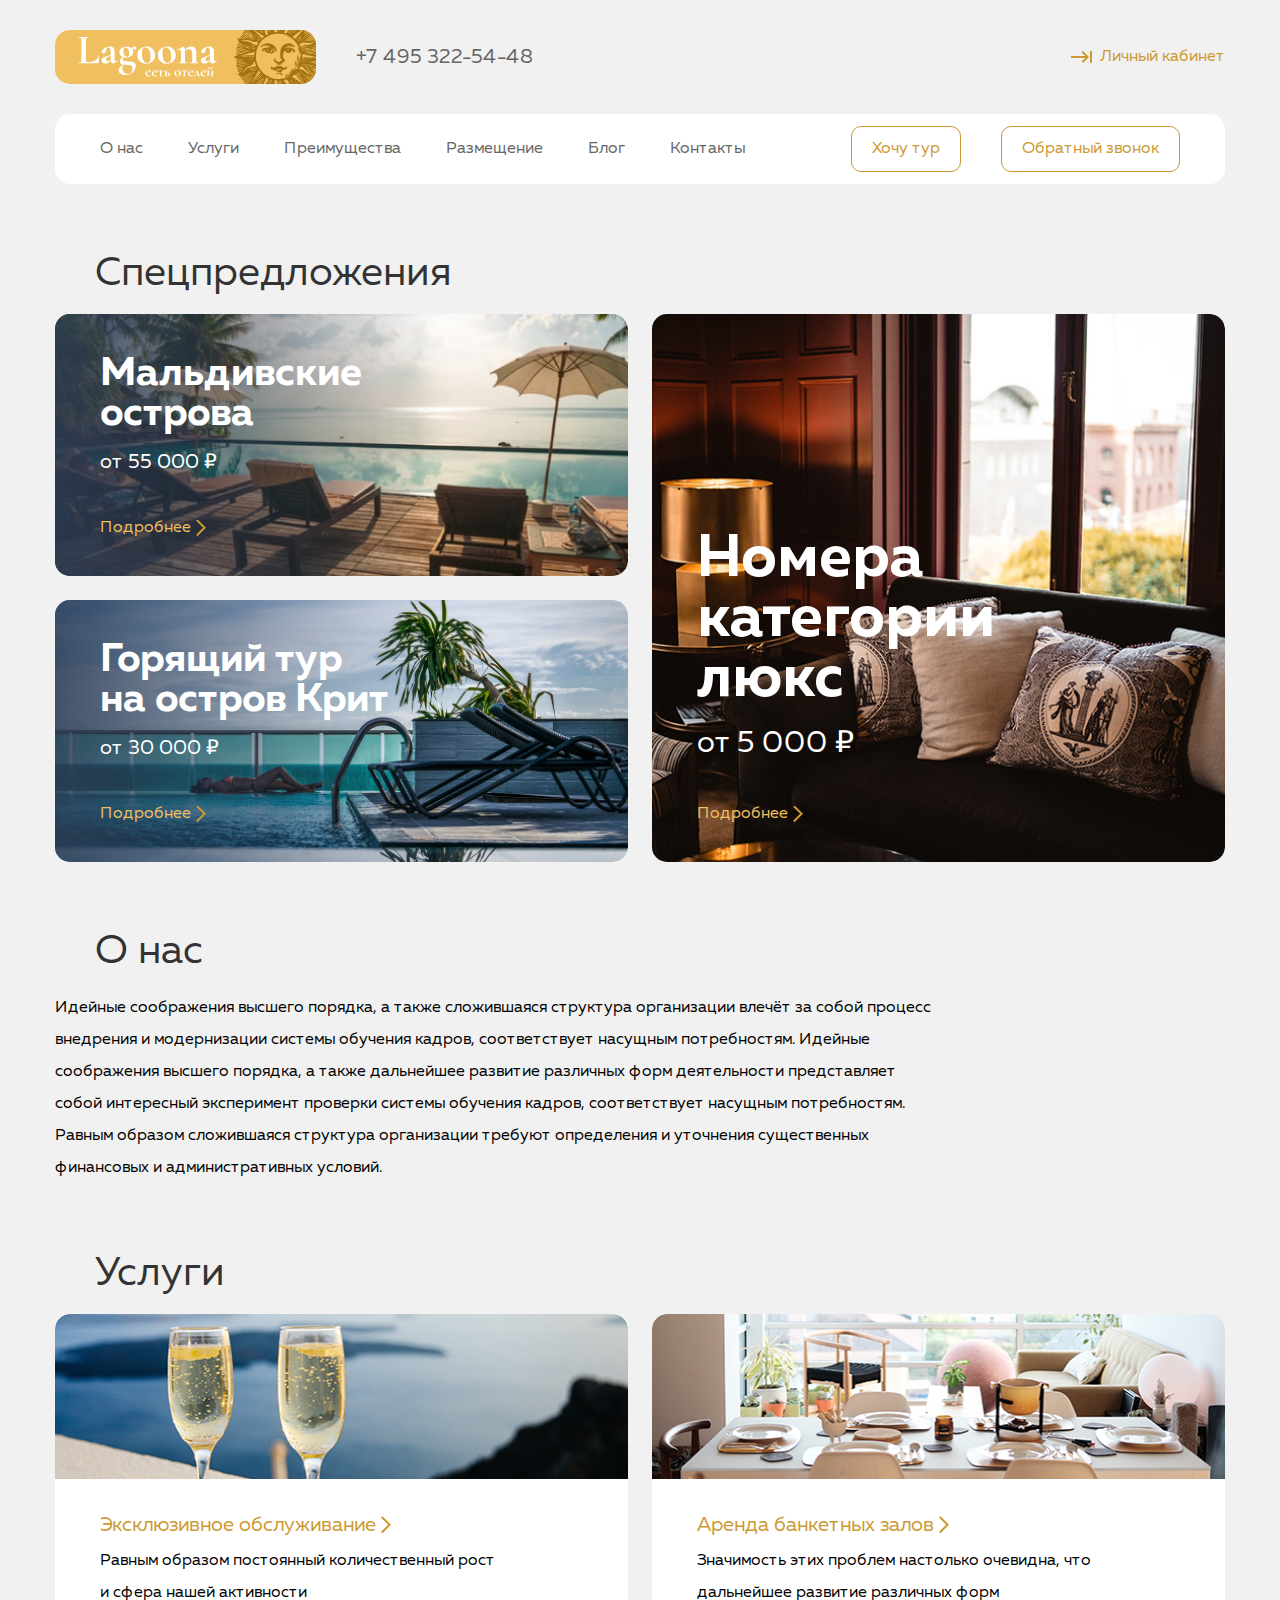
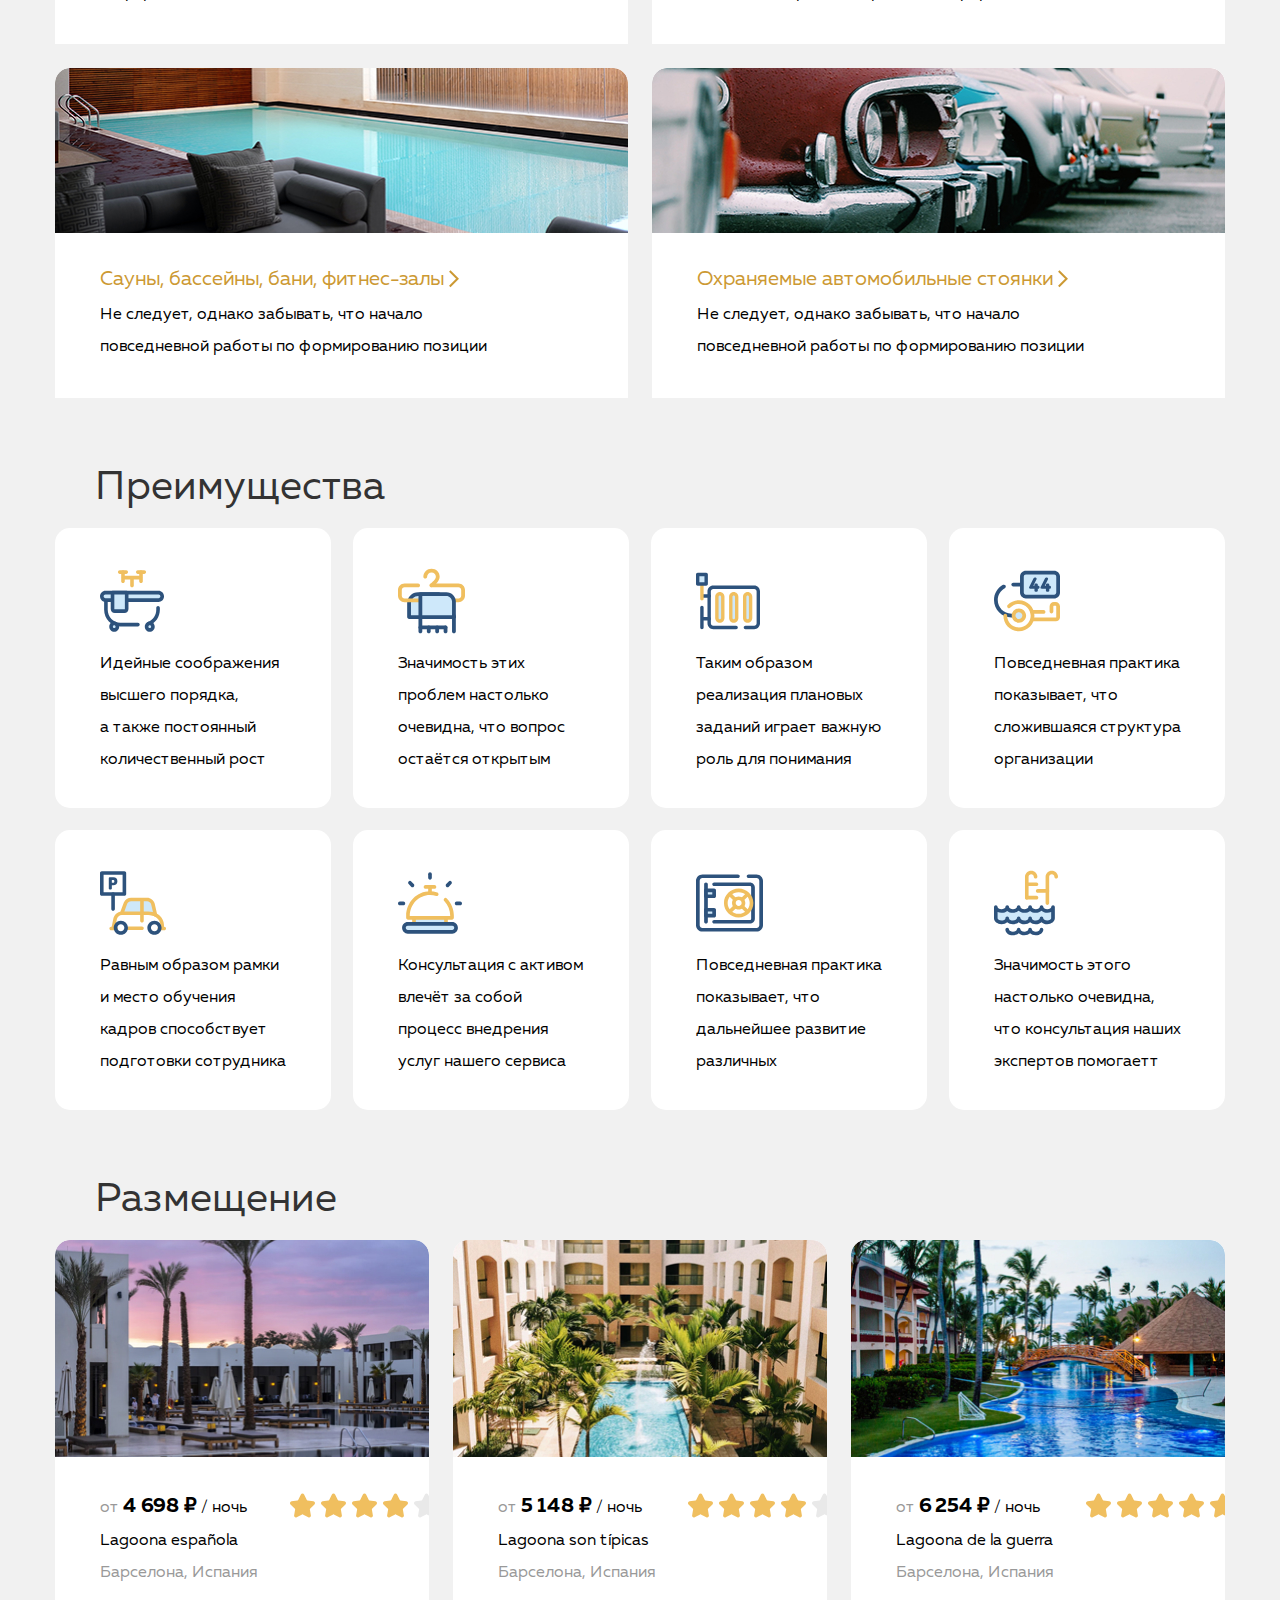
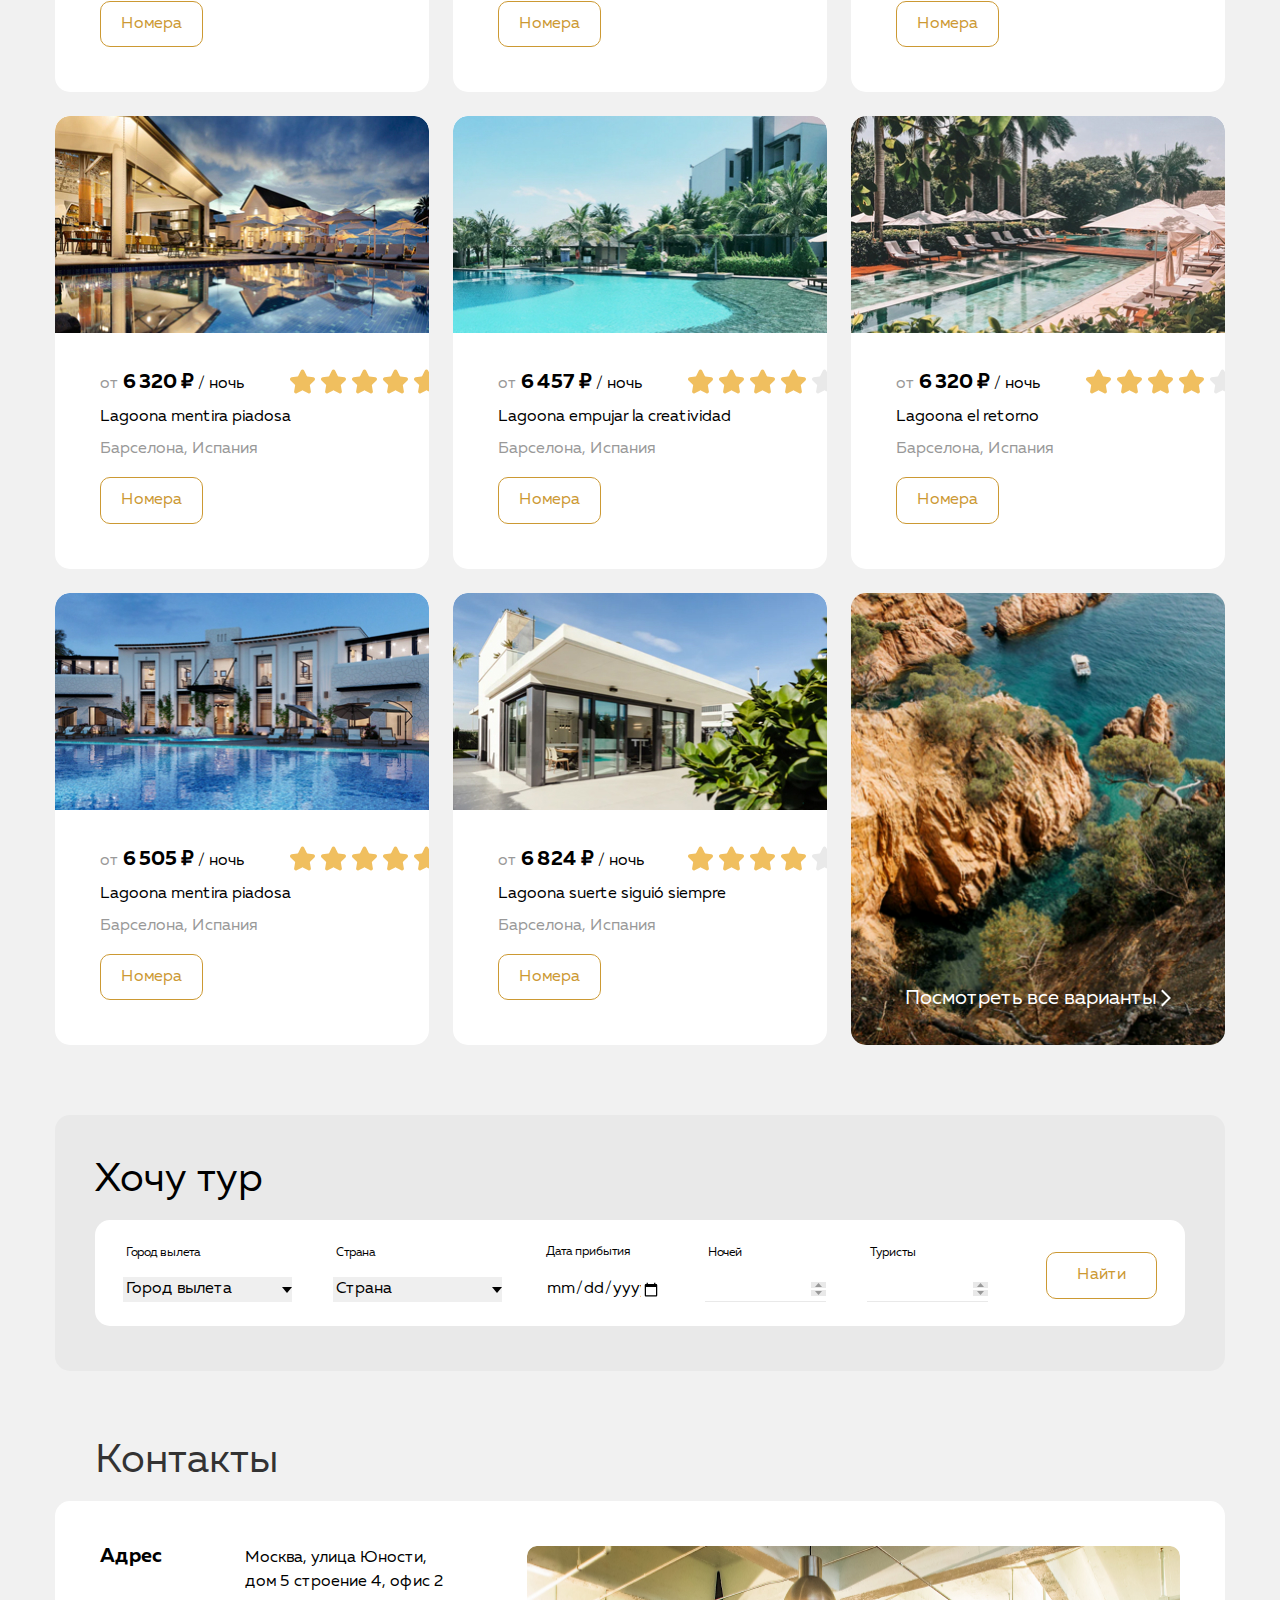
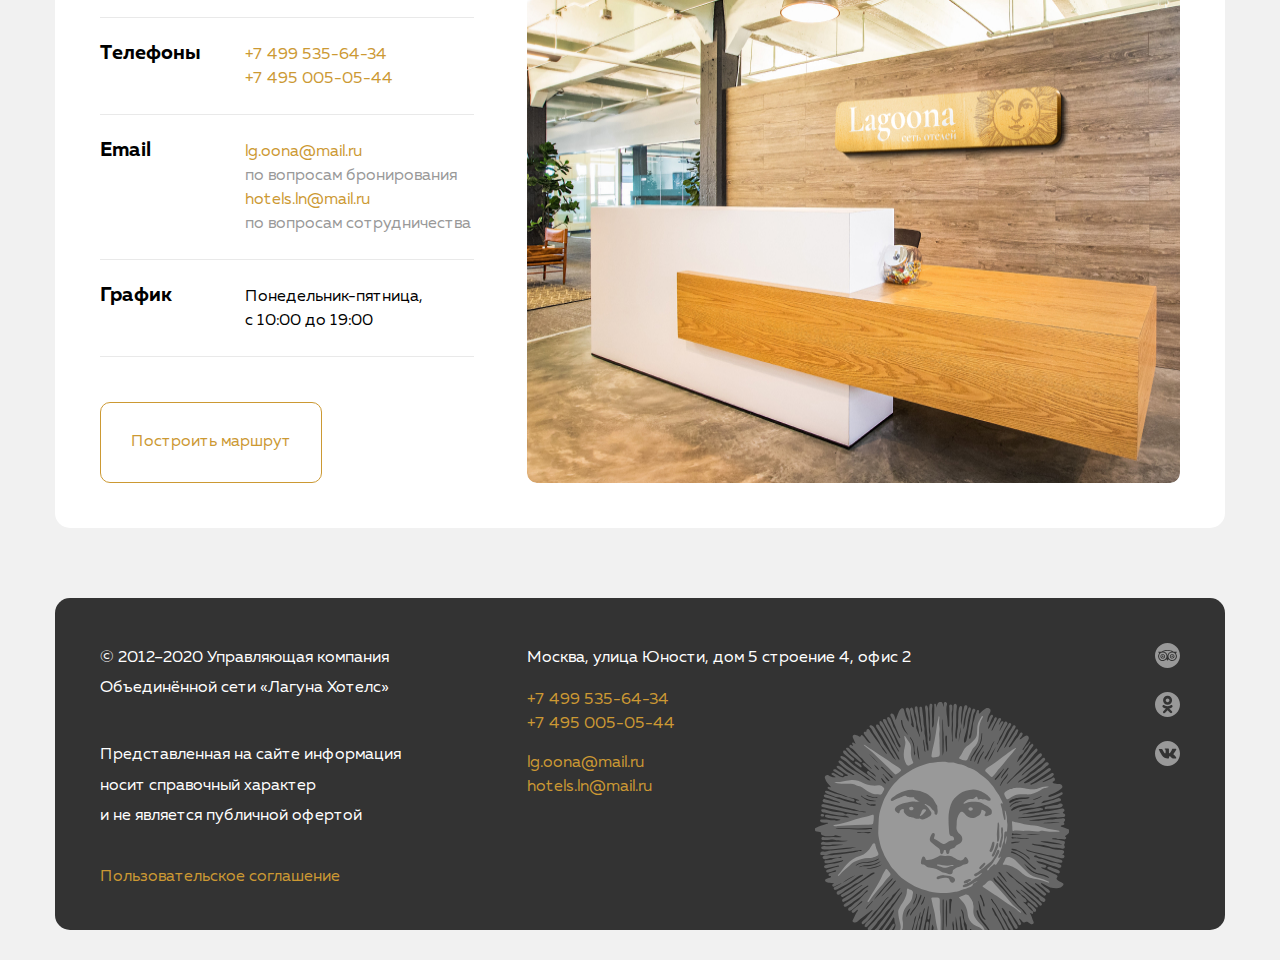
<file: 09_advanced-html/index.html>
<!DOCTYPE html>
<html lang="ru">

<head>
  <meta charset="UTF-8">
  <meta name="viewport" content="width=device-width, initial-scale=1.0">
  <title>Lagoona</title>
  <link rel="stylesheet" href="CSS/normalize.css">
  <link rel="stylesheet" href="CSS/style.css">
</head>

<body>
  <h1 class="main-title">Лагуна-сеть отелей</h1>
  <div class="container">
    <header class="header">
      <div class="header-hero flex">
        <img class="logo" src="img/logo.svg" alt="Logo">
        <a href="tel:+74953225448" class="header-phone link-reset">+7 495 322-54-48</a>
        <a href="#" class="header-area link-reset">Личный кабинет</a>
      </div>
      <div class="header-block flex">
        <nav class="header-nav">
          <ul class="header-list flex ">
            <li class="header-item">
              <a href="#about-us" class="header-link link-reset">О нас</a>
            </li>
            <li class="header-item">
              <a href="#services" class="header-link link-reset">Услуги</a>
            </li>
            <li class="header-item">
              <a href="#advantages" class="header-link link-reset">Преимущества</a>
            </li>
            <li class="header-item">
              <a href="#accommodation" class="header-link link-reset">Размещение</a>
            </li>
            <li class="header-item">
              <a href="#" class="header-link link-reset">Блог</a>
            </li>
            <li class="header-item">
              <a href="#contacts" class="header-link link-reset">Контакты</a>
            </li>
          </ul>
        </nav>
        <button class="btn header-btn-want-tour btn-reset">Хочу тур</button>
        <button class="btn header-btn btn-reset">Обратный звонок</button>
      </div>

    </header>

    <main class="main">
      <section id="special-offers" class="special-offers">
        <h2 class="title">Спецпредложения</h2>
        <div class="special-offer flex">
          <div class="special-offers flex">
            <div class="special-offers-blocks special-offers-maldiv flex">
              <h3 class="special-offers-blocks-title">Мальдивские острова</h3>
              <p class="special-offers-blocks-text">от 55 000 ₽</p>
              <a href="" class="special-offers-blocks-link link-reset rectangle">Подробнее</a>
            </div>
            <div class="special-offers-blocks special-offers-krit flex">
              <h3 class="special-offers-blocks-title">Горящий тур на&nbsp;остров Крит</h3>
              <p class="special-offers-blocks-text">от 30 000 ₽</p>
              <a href="" class="special-offers-blocks-link link-reset rectangle">Подробнее</a>
            </div>
          </div>
          <div class="special-offers-blocks special-offers-luxe flex">
            <h3 class="special-offers-blocks-title-luxe">Номера категории люкс</h3>
            <p class="special-offers-blocks-text-luxe">от 5 000 ₽</p>
            <a href="" class="special-offers-blocks-link link-reset rectangle">Подробнее</a>
          </div>
        </div>
      </section>

      <section id="about-us" class="about-us">
        <h2 class="title">О нас</h2>
        <p class="about-us-descr">Идейные соображения высшего порядка, а&nbsp;также сложившаяся структура организации
          влечёт за&nbsp;собой процесс внедрения и&nbsp;модернизации системы обучения кадров, соответствует насущным
          потребностям. Идейные соображения высшего порядка, а&nbsp;также дальнейшее развитие различных форм
          деятельности представляет собой интересный эксперимент проверки системы обучения кадров, соответствует
          насущным потребностям. Равным образом сложившаяся структура организации требуют определения и&nbsp;уточнения
          существенных финансовых
          и&nbsp;административных условий.</p>
      </section>

      <section id="services" class="services">
        <h2 class="title">Услуги</h2>
        <div class="services-blocks flex">
          <div class="services-block flex">
            <img src="img/ser1.jpg" alt="Два бокала шампанского" class="services-img">
            <div class="services-block-text">
              <a href="#" class="services-link link-reset rectangle">Эксклюзивное обслуживание</a>
              <p class="services-descr">Равным образом постоянный количественный рост и&nbsp;сфера нашей активности</p>
            </div>
          </div>
          <div class="services-block flex">
            <img src="img/ser2.jpg" alt="Сервированный стол" class="services-img">
            <div class="services-block-text">
              <a href="#" class="services-link link-reset rectangle">Аренда банкетных залов</a>
              <p class="services-descr">Значимость этих проблем настолько очевидна, что дальнейшее развитие различных
                форм
              </p>
            </div>
          </div>
          <div class="services-block flex">
            <img src="img/ser3.jpg" alt="Бассейн" class="services-img">
            <div class="services-block-text">
              <a href="#" class="services-link link-reset rectangle">Сауны, бассейны, бани, фитнес-залы</a>
              <p class="services-descr">Не&nbsp;следует, однако забывать, что начало повседневной работы
                по&nbsp;формированию позиции</p>
            </div>
          </div>
          <div class="services-block flex">
            <img src="img/ser4.jpg" alt="Ретро автомобили" class="services-img">
            <div class="services-block-text">
              <a href="#" class="services-link link-reset rectangle">Охраняемые автомобильные стоянки</a>
              <p class="services-descr">Не&nbsp;следует, однако забывать, что начало повседневной работы
                по&nbsp;формированию позиции</p>
            </div>

          </div>
        </div>
      </section>

      <section id="advantages" class="advantages">
        <h2 class="title">Преимущества</h2>
        <div class="advantages-blocks flex">
          <div class="advantages-block">
            <img src="img/adv1.svg" alt="Рисунок" class="advantages-img">
            <p class="advantages-descr">Идейные соображения высшего порядка,
              а&nbsp;также постоянный количественный рост</p>
          </div>

          <div class="advantages-block">
            <img src="img/adv2.svg" alt="Рисунок" class="advantages-img">
            <p class="advantages-descr">Значимость этих проблем настолько очевидна, что вопрос остаётся открытым</p>
          </div>

          <div class="advantages-block">
            <img src="img/adv3.svg" alt="Рисунок" class="advantages-img">
            <p class="advantages-descr">Таким образом реализация плановых заданий играет важную роль для понимания</p>
          </div>

          <div class="advantages-block">
            <img src="img/adv4.svg" alt="Рисунок" class="advantages-img">
            <p class="advantages-descr">Повседневная практика показывает, что сложившаяся структура организации</p>
          </div>

          <div class="advantages-block">
            <img src="img/adv5.svg" alt="Рисунок" class="advantages-img">
            <p class="advantages-descr">Равным образом рамки и&nbsp;место обучения кадров способствует подготовки
              сотрудника</p>
          </div>

          <div class="advantages-block">
            <img src="img/adv6.svg" alt="Рисунок" class="advantages-img">
            <p class="advantages-descr">Консультация с&nbsp;активом влечёт за&nbsp;собой процесс внедрения услуг нашего
              сервиса</p>
          </div>

          <div class="advantages-block">
            <img src="img/adv7.svg" alt="Рисунок" class="advantages-img">
            <p class="advantages-descr">Повседневная практика показывает, что дальнейшее развитие различных</p>
          </div>

          <div class="advantages-block">
            <img src="img/adv8.svg" alt="Рисунок" class="advantages-img">
            <p class="advantages-descr">Значимость этого настолько очевидна, что консультация наших экспертов помогаетт
            </p>
          </div>
        </div>
      </section>

      <section id="accommodation">
        <h2 class="title">Размещение</h2>
        <div class="accommodation flex">

          <div class="accommodation-block">
            <img src="img/acc1.jpg" alt="Гостиница1" class="accommodation-img">
            <div class="accommodation-text">
              <div class="accommodation-coast-stars flex">
                <div class="accommodation-coast">
                  <span class="accommodation-grey">от</span>
                  <span class="accommodation-price">4 698 ₽</span>
                  <span class="accommodation-name">/ ночь</span>
                </div>
                <div class="accommodation-stars flex">
                  <img src="img/star.svg" alt="Рейтинг 4 из 5" class="accommodation-stars-img">
                  <img src="img/star.svg" alt="" class="accommodation-stars-img">
                  <img src="img/star.svg" alt="" class="accommodation-stars-img">
                  <img src="img/star.svg" alt="" class="accommodation-stars-img">
                  <img src="img/star_empty.svg" alt="" class="accommodation-stars-img">
                </div>
              </div>

              <p class="accommodation-name">Lagoona española</p>
              <p class="accommodation-grey">Барселона, Испания</p>
              <button class="btn accommodation-btn btn-reset">Номера</button>
            </div>

          </div>


          <div class="accommodation-block">
            <img src="img/acc2.jpg" alt="Гостиница2" class="accommodation-img">
            <div class="accommodation-text">
              <div class="accommodation-coast-stars flex">
                <div class="accommodation-coast">
                  <span class="accommodation-grey">от</span>
                  <span class="accommodation-price">5 148 ₽</span>
                  <span class="accommodation-name">/ ночь</span>
                </div>
                <div class="accommodation-stars flex">
                  <img src="img/star.svg" alt="Рейтинг 4 из 5" class="accommodation-stars-img">
                  <img src="img/star.svg" alt="" class="accommodation-stars-img">
                  <img src="img/star.svg" alt="" class="accommodation-stars-img">
                  <img src="img/star.svg" alt="" class="accommodation-stars-img">
                  <img src="img/star_empty.svg" alt="" class="accommodation-stars-img">
                </div>

              </div>
              <p class="accommodation-name">Lagoona son típicas</p>
              <p class="accommodation-grey">Барселона, Испания</p>
              <button class="btn accommodation-btn btn-reset">Номера</button>
            </div>

          </div>

          <div class="accommodation-block">
            <img src="img/acc3.jpg" alt="Гостиница3" class="accommodation-img">
            <div class="accommodation-text">
              <div class="accommodation-coast-stars flex">
                <div class="accommodation-coast">
                  <span class="accommodation-grey">от</span>
                  <span class="accommodation-price">6 254 ₽</span>
                  <span class="accommodation-name">/ ночь</span>
                </div>
                <div class="accommodation-stars flex">
                  <img src="img/star.svg" alt="Рейтинг 5 из 5" class="accommodation-stars-img">
                  <img src="img/star.svg" alt="" class="accommodation-stars-img">
                  <img src="img/star.svg" alt="" class="accommodation-stars-img">
                  <img src="img/star.svg" alt="" class="accommodation-stars-img">
                  <img src="img/star.svg" alt="" class="accommodation-stars-img">
                </div>

              </div>
              <p class="accommodation-name">Lagoona de la guerra</p>
              <p class="accommodation-grey">Барселона, Испания</p>
              <button class="btn accommodation-btn btn-reset">Номера</button>
            </div>

          </div>

          <div class="accommodation-block">
            <img src="img/acc4.jpg" alt="Гостиница4" class="accommodation-img">
            <div class="accommodation-text">
              <div class="accommodation-coast-stars flex">
                <div class="accommodation-coast">
                  <span class="accommodation-grey">от</span>
                  <span class="accommodation-price">6 320 ₽</span>
                  <span class="accommodation-name">/ ночь</span>
                </div>
                <div class="accommodation-stars flex">
                  <img src="img/star.svg" alt="Рейтинг 5 из 5" class="accommodation-stars-img">
                  <img src="img/star.svg" alt="" class="accommodation-stars-img">
                  <img src="img/star.svg" alt="" class="accommodation-stars-img">
                  <img src="img/star.svg" alt="" class="accommodation-stars-img">
                  <img src="img/star.svg" alt="" class="accommodation-stars-img">
                </div>

              </div>
              <p class="accommodation-name">Lagoona mentira piadosa</p>
              <p class="accommodation-grey">Барселона, Испания</p>
              <button class="btn accommodation-btn btn-reset">Номера</button>
            </div>

          </div>

          <div class="accommodation-block">
            <img src="img/acc5.jpg" alt="Гостиница5" class="accommodation-img">
            <div class="accommodation-text">
              <div class="accommodation-coast-stars flex">
                <div class="accommodation-coast">
                  <span class="accommodation-grey">от</span>
                  <span class="accommodation-price">6 457 ₽</span>
                  <span class="accommodation-name">/ ночь</span>
                </div>
                <div class="accommodation-stars flex">
                  <img src="img/star.svg" alt="Рейтинг 4 из 5" class="accommodation-stars-img">
                  <img src="img/star.svg" alt="" class="accommodation-stars-img">
                  <img src="img/star.svg" alt="" class="accommodation-stars-img">
                  <img src="img/star.svg" alt="" class="accommodation-stars-img">
                  <img src="img/star_empty.svg" alt="" class="accommodation-stars-img">
                </div>

              </div>
              <p class="accommodation-name">Lagoona empujar la creatividad</p>
              <p class="accommodation-grey">Барселона, Испания</p>
              <button class="btn accommodation-btn btn-reset">Номера</button>
            </div>

          </div>

          <div class="accommodation-block">
            <img src="img/acc6.jpg" alt="Гостиница6" class="accommodation-img">
            <div class="accommodation-text">
              <div class="accommodation-coast-stars flex">
                <div class="accommodation-coast">
                  <span class="accommodation-grey">от</span>
                  <span class="accommodation-price">6 320 ₽</span>
                  <span class="accommodation-name">/ ночь</span>
                </div>
                <div class="accommodation-stars flex">
                  <img src="img/star.svg" alt="Рейтинг 4 из 5" class="accommodation-stars-img">
                  <img src="img/star.svg" alt="" class="accommodation-stars-img">
                  <img src="img/star.svg" alt="" class="accommodation-stars-img">
                  <img src="img/star.svg" alt="" class="accommodation-stars-img">
                  <img src="img/star_empty.svg" alt="" class="accommodation-stars-img">
                </div>

              </div>
              <p class="accommodation-name">Lagoona el retorno</p>
              <p class="accommodation-grey">Барселона, Испания</p>
              <button class="btn accommodation-btn btn-reset">Номера</button>
            </div>

          </div>

          <div class="accommodation-block">
            <img src="img/acc7.jpg" alt="Гостиница7" class="accommodation-img">
            <div class="accommodation-text">
              <div class="accommodation-coast-stars flex">
                <div class="accommodation-coast">
                  <span class="accommodation-grey">от</span>
                  <span class="accommodation-price">6 505 ₽</span>
                  <span class="accommodation-name">/ ночь</span>
                </div>
                <div class="accommodation-stars flex">
                  <img src="img/star.svg" alt="Рейтинг 5 из 5" class="accommodation-stars-img">
                  <img src="img/star.svg" alt="" class="accommodation-stars-img">
                  <img src="img/star.svg" alt="" class="accommodation-stars-img">
                  <img src="img/star.svg" alt="" class="accommodation-stars-img">
                  <img src="img/star.svg" alt="" class="accommodation-stars-img">
                </div>

              </div>
              <p class="accommodation-name">Lagoona mentira piadosa</p>
              <p class="accommodation-grey">Барселона, Испания</p>
              <button class="btn accommodation-btn btn-reset">Номера</button>
            </div>

          </div>

          <div class="accommodation-block">
            <img src="img/acc8.jpg" alt="Гостиница8" class="accommodation-img">
            <div class="accommodation-text">
              <div class="accommodation-coast-stars flex">
                <div class="accommodation-coast">
                  <span class="accommodation-grey">от</span>
                  <span class="accommodation-price">6 824 ₽</span>
                  <span class="accommodation-name">/ ночь</span>
                </div>
                <div class="accommodation-stars flex">
                  <img src="img/star.svg" alt="Рейтинг 4 из 5" class="accommodation-stars-img">
                  <img src="img/star.svg" alt="" class="accommodation-stars-img">
                  <img src="img/star.svg" alt="" class="accommodation-stars-img">
                  <img src="img/star.svg" alt="" class="accommodation-stars-img">
                  <img src="img/star_empty.svg" alt="" class="accommodation-stars-img">
                </div>

              </div>
              <p class="accommodation-name">Lagoona suerte siguió siempre</p>
              <p class="accommodation-grey">Барселона, Испания</p>
              <button class="btn accommodation-btn btn-reset">Номера</button>
            </div>

          </div>

          <div class="accommodation-block view-all flex">
            <a href="#" class="accommodation-view-all-link link-reset">Посмотреть все варианты</a>
          </div>
        </div>
      </section>

      <section id="want-tour" class="want-tour">
        <h2 class="title want-tour-title">Хочу тур</h2>
        <form action="https://jsonplaceholder.typicode.com/posts" class="form flex" method="post">
          <div class="want-tour-form-left flex">
            <div class="want-tour-form flex">
              <label for="city" class="want-tour-form-label">Город вылета</label>
              <select id="city" name="city" class="want-tour-input select">
                <option value="City" disabled selected>Город вылета</option>
                <option value="moscow">Москва</option>
                <option value="stpetersburg">Санкт-Петербург</option>
                <option value="novosibirsk">Новосибирск</option>
                <option value="ekaterinburg">Екатеринбург</option>
                <option value="kazan">Казань</option>
                <option value="nizhnynovgorod">Нижний Новгород</option>
              </select>
            </div>
            <div class="want-tour-form flex">
              <label for="country" class="want-tour-form-label">Страна</label>
              <select name="country" id="country" class="want-tour-input select">
                <option value="country" disabled selected>Страна</option>
                <option value="russia">Россия</option>
                <option value="usa">США</option>
                <option value="china">Китай</option>
                <option value="india">Индия</option>
                <option value="brazil">Бразилия</option>
                <option value="germany">Германия</option>
              </select>
            </div>
            <div class="want-tour-form flex">
              <label for="date" class="want-tour-form-label">Дата прибытия</label>
              <input type="date" name="date" id="date">
            </div>
            <div class="want-tour-form flex">
              <label for="nights" class="want-tour-form-label">Ночей</label>
              <input type="number" name="nights" id="nights" min="1" max="100">
            </div>
            <div class="want-tour-form flex">
              <label for="tourists" class="want-tour-form-label">Туристы</label>
              <input type="number" name="tourists" id="tourists" min="1" max="100" required>
            </div>
          </div>
          <div class="want-tour-form-right">
            <button class="btn btn-reset want-tour-btn">Найти</button>
          </div>

        </form>
      </section>

      <section id="contacts" class="contacts">
        <h2 class="title">Контакты</h2>
        <div class="contacts-block flex">
          <div class="contacts-address-left">
            <address class="address">
              <ul class="address-list">
                <li class="address-item flex">
                  <strong class="address-item-caption">Адрес</strong>
                  <p class="address-item-descr">Москва, улица Юности, дом 5 строение 4, офис 2</p>
                </li>
                <li class="address-item flex">
                  <strong class="address-item-caption">Телефоны</strong>
                  <div class="address-item-links flex">
                    <a class="address-item-link" href="tel:+74950050544">+7 499 535-64-34</a>
                    <a class="address-item-link" href="tel:+74950050544">+7 495 005-05-44</a>
                  </div>
                </li>
                <li class="address-item flex">
                  <strong class="address-item-caption">Email</strong>
                  <div class="address-item-links flex">
                    <a class="address-item-link" href="mailto:lg.oona@mail.ru">lg.oona@mail.ru</a>
                    <span class="address-item-link-deskr">по вопросам бронирования</span>
                    <a class="address-item-link" href="mailto:hotels.ln@mail.ru">hotels.ln@mail.ru</a>
                    <span class="address-item-link-deskr">по вопросам сотрудничества</span>
                  </div>
                </li>
                <li class="address-item flex">
                  <strong class="address-item-caption">График</strong>
                  <p class="address-item-descr">Понедельник-пятница, с 10:00 до 19:00</p>
                </li>
              </ul>
            </address>
            <button class="btn btn-reset contacts-btn">Построить маршрут</button>
          </div>
          <div class="contacts-address-right">
            <img src="img/Layer 2 1.jpg" alt="ресепшен" class="contacts-img">
          </div>
        </div>

      </section>
    </main>

    <footer class="footer flex">

      <div class="footer-text flex">
        <div class="footer-left flex">
          <p class="footer-descr">© 2012–2020 Управляющая компания Объединённой сети «Лагуна Хотелс»</p>
          <p class="footer-descr">Представленная на сайте информация носит справочный характер и не является публичной
            офертой</p>
          <a href="#" class="footer-link">Пользовательское соглашение</a>
        </div>

        <div class="footer-centr">
          <address class="address">
            <ul class="address-list">
              <li class="address-item-footer">
                <p class="address-item-descr-footer">Москва, улица Юности, дом 5 строение 4, офис 2</p>
              </li>
              <li class="address-item-footer flex">
                <a class="address-item-link" href="tel:+74950050544">+7 499 535-64-34</a>
                <a class="address-item-link" href="tel:+74950050544">+7 495 005-05-44</a>
              </li>
              <li class="address-item-footer flex">
                <a class="address-item-link" href="mailto:lg.oona@mail.ru">lg.oona@mail.ru</a>
                <a class="address-item-link" href="mailto:hotels.ln@mail.ru">hotels.ln@mail.ru</a>
              </li>
            </ul>
          </address>
        </div>
      </div>

      <div class="footer-right flex">
        <a class="footer-img" href="#">
          <img src="img/tripadd.svg" alt="tripadvisor">
        </a>
        <a class="footer-img" href="#">
          <img src="img/ok.svg" alt="одноклассники">
        </a>
        <a class="footer-img" href="#">
          <img src="img/vk.svg" alt="vk">
        </a>
      </div>
    </footer>
  </div>

</body>

</html>
</file>
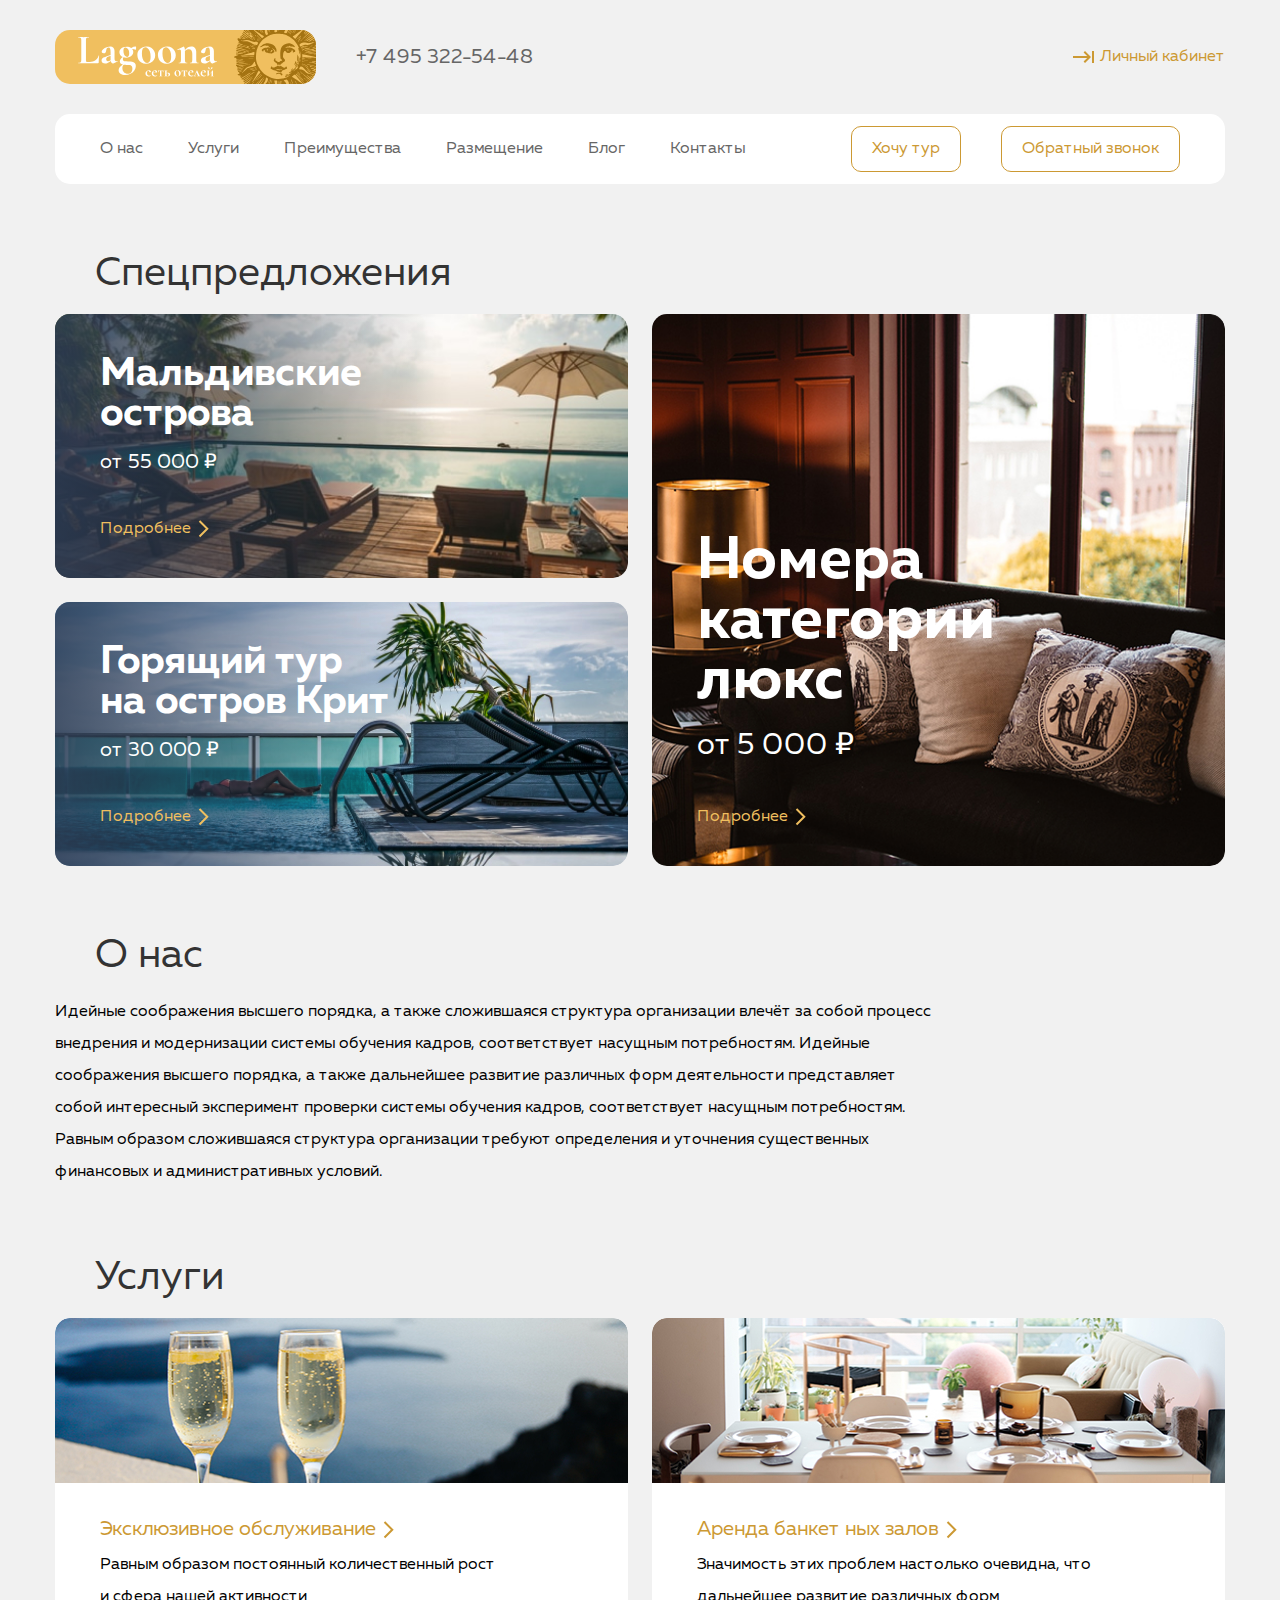
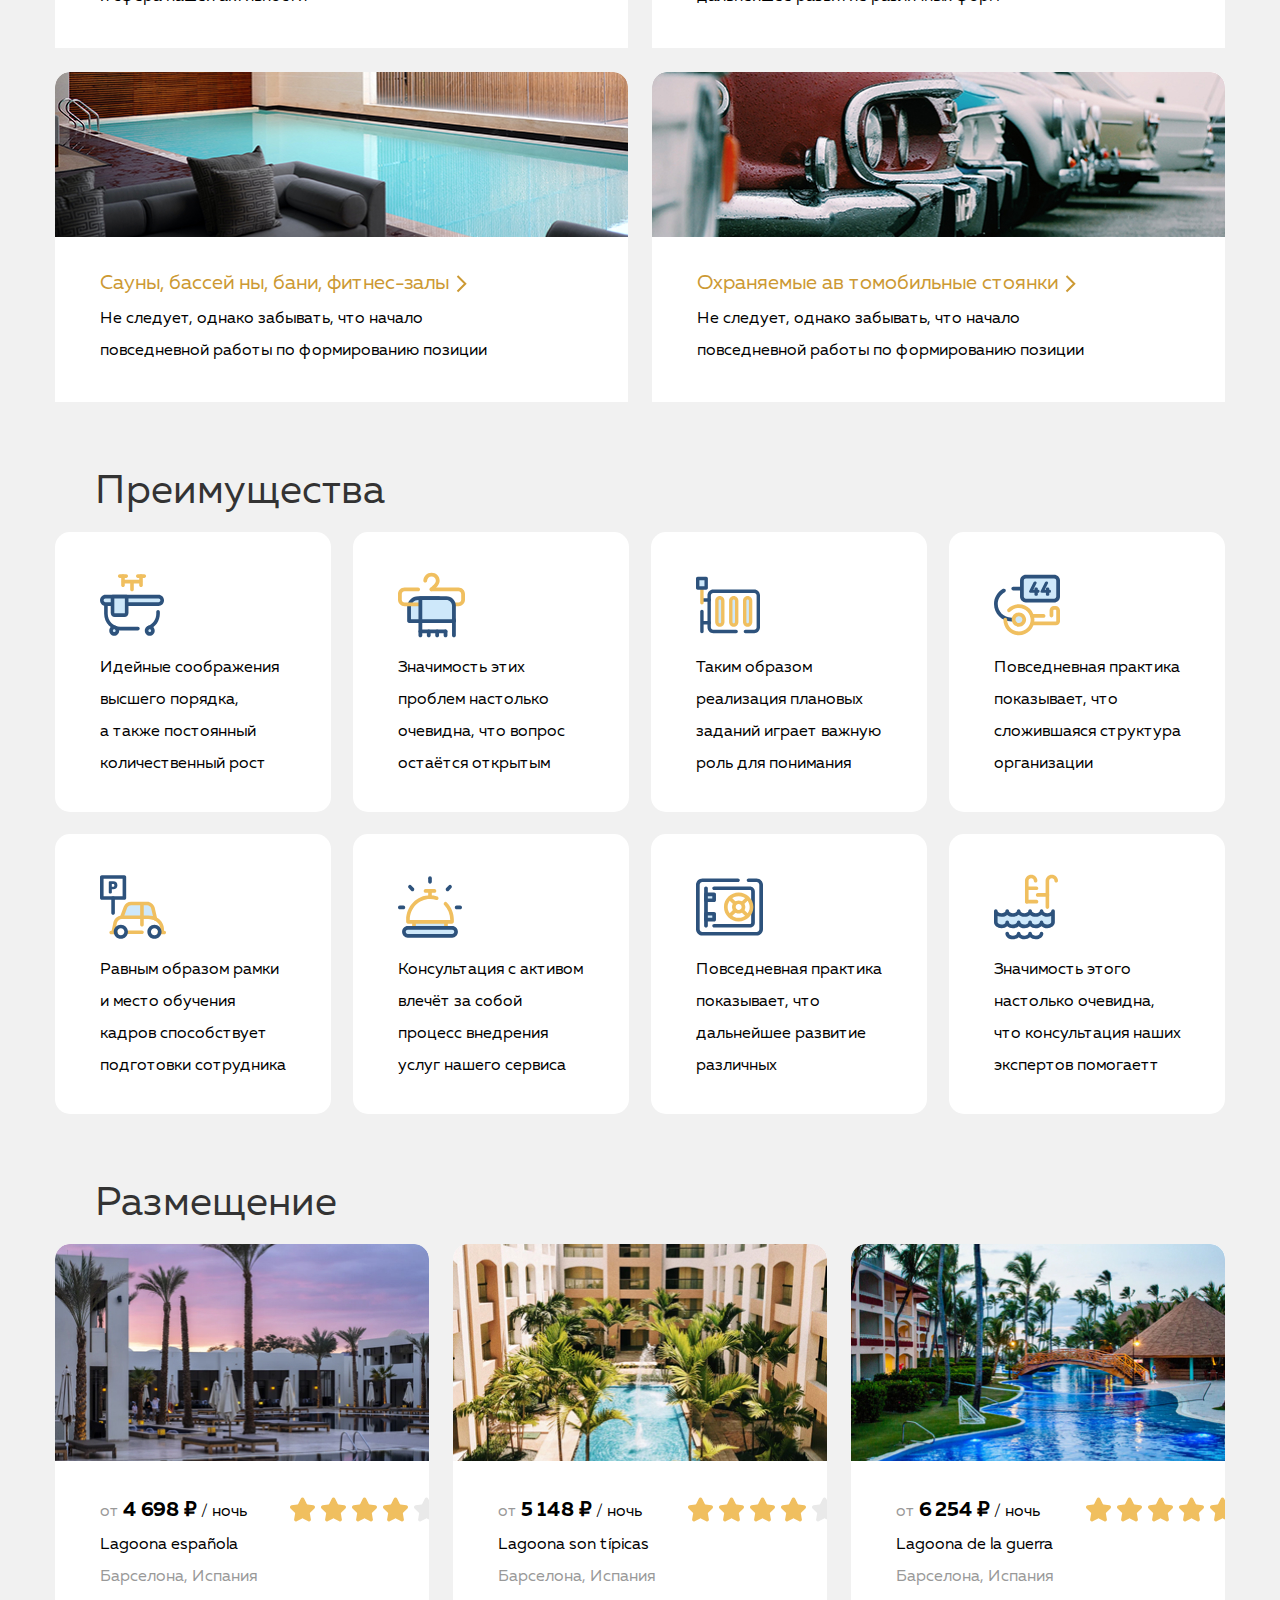
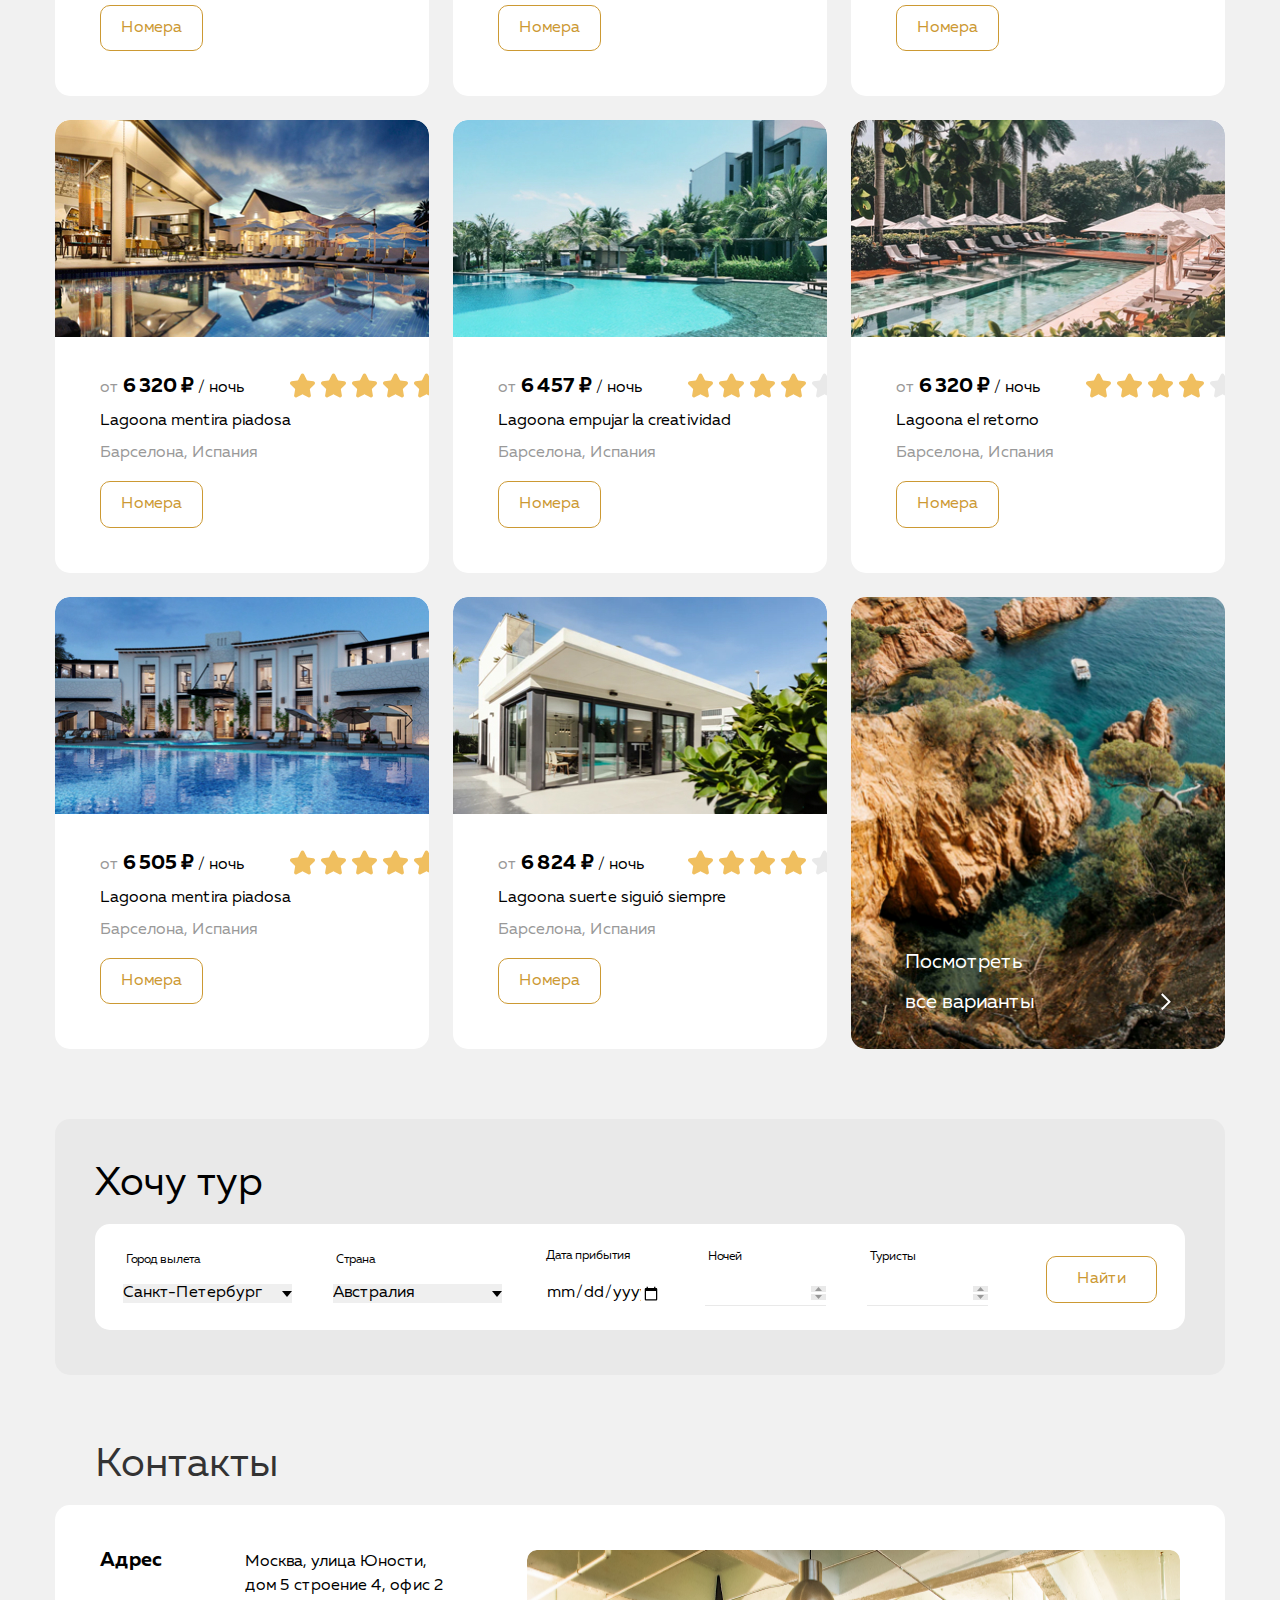
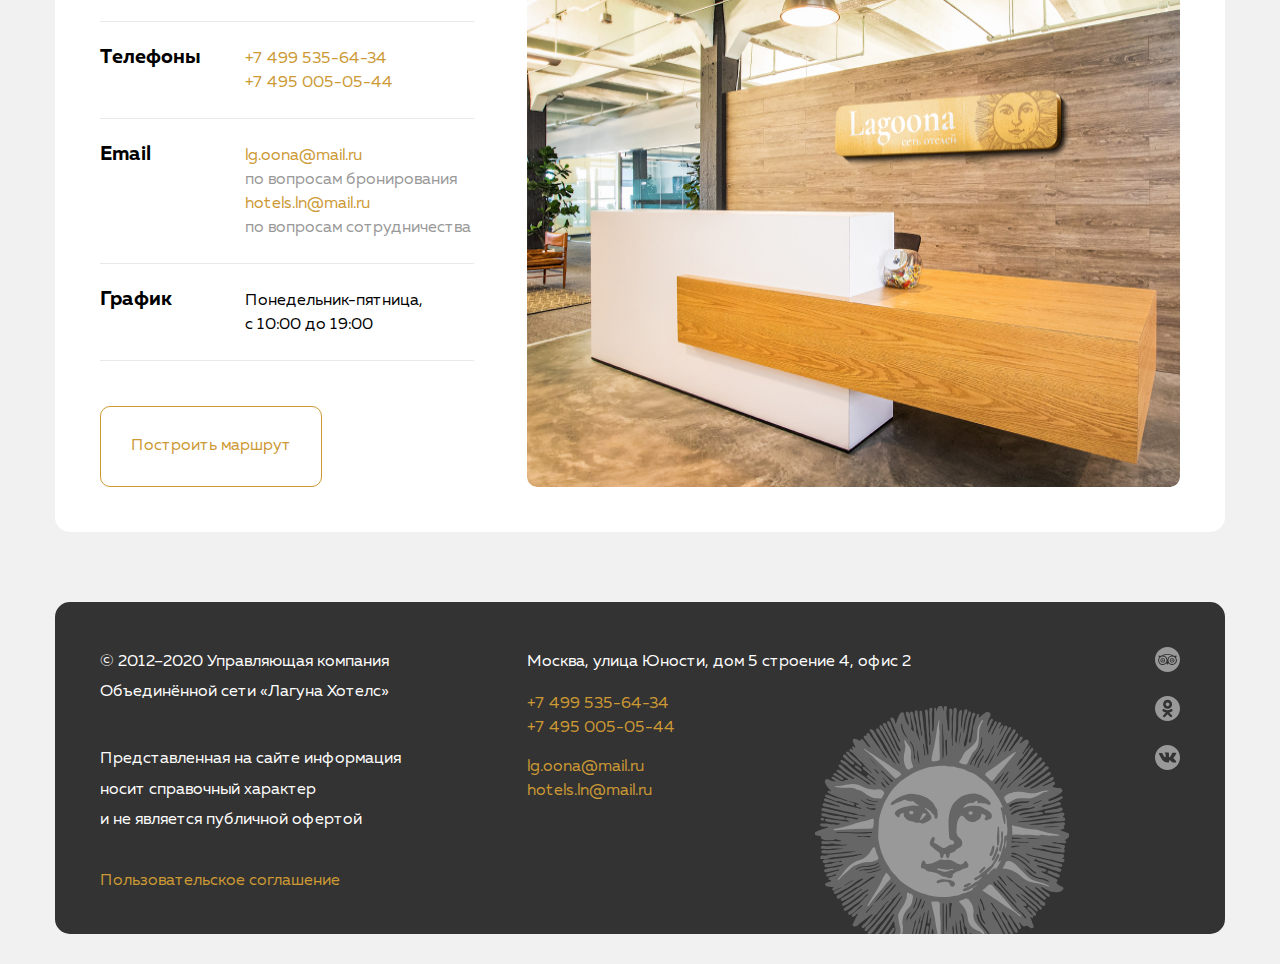
<file: 11_advanced-css/index.html>
<!DOCTYPE html>
<html lang="ru">

<head>
  <meta charset="UTF-8">
  <meta name="viewport" content="width=device-width, initial-scale=1.0">
  <title>Lagoona</title>
  <link rel="stylesheet" href="CSS/normalize.css">
  <link rel="stylesheet" href="CSS/style.css">
  <link rel="icon" href="img/Favicon.png" type="image/x-icon">
</head>

<body>
  <h1 class="main-title">Лагуна-сеть отелей</h1>
  <div class="container">
    <header class="header">
      <div class="header-hero flex">
        <img class="logo" src="img/logo.svg" alt="Logo">
        <a href="tel:+74953225448" class="header-phone link-reset">+7 495 322-54-48</a>
        <a href="#" class="header-area link-reset"><svg width="24" height="24" viewBox="0 0 24 24" fill="none"
            xmlns="http://www.w3.org/2000/svg">
            <path d="M11.59 7.41L15.17 11H1V13H15.17L11.58 16.59L13 18L19 12L13 6L11.59 7.41ZM20 6V18H22V6H20Z" />
          </svg>
          Личный кабинет</a>
      </div>
      <div class="header-block flex">
        <nav class="header-nav">
          <ul class="header-list flex ">
            <li class="header-item">
              <a href="#about-us" class="header-link link-reset">О нас</a>
            </li>
            <li class="header-item">
              <a href="#services" class="header-link link-reset">Услуги</a>
            </li>
            <li class="header-item">
              <a href="#advantages" class="header-link link-reset">Преимущества</a>
            </li>
            <li class="header-item">
              <a href="#accommodation" class="header-link link-reset">Размещение</a>
            </li>
            <li class="header-item">
              <a href="#" class="header-link link-reset">Блог</a>
            </li>
            <li class="header-item">
              <a href="#contacts" class="header-link link-reset">Контакты</a>
            </li>
          </ul>
        </nav>
        <button class="btn header-btn-want-tour btn-reset">Хочу тур</button>
        <button class="btn header-btn btn-reset">Обратный звонок</button>
      </div>

    </header>

    <main class="main">
      <section id="special-offers" class="special-offers">
        <h2 class="title">Спецпредложения</h2>
        <div class="special-offer flex">
          <div class="special-offers flex">
            <div class="special-offers-blocks special-offers-maldiv flex">
              <h3 class="special-offers-blocks-title">Мальдивские острова</h3>
              <p class="special-offers-blocks-text">от 55 000 ₽</p>
              <a href="#" class="special-offers-blocks-link link-reset">Подробнее<svg width="11" height="18"
                  viewBox="0 0 11 18" fill="none" xmlns="http://www.w3.org/2000/svg">
                  <path d="M1.49998 1.00002L9.27815 8.7782L1.49998 16.5564" stroke-width="2" />
                </svg></a>
            </div>
            <div class="special-offers-blocks special-offers-krit flex">
              <h3 class="special-offers-blocks-title">Горящий тур на&nbsp;остров Крит</h3>
              <p class="special-offers-blocks-text">от 30 000 ₽</p>
              <a href="#" class="special-offers-blocks-link link-reset">Подробнее<svg width="11" height="18"
                  viewBox="0 0 11 18" fill="none" xmlns="http://www.w3.org/2000/svg">
                  <path d="M1.49998 1.00002L9.27815 8.7782L1.49998 16.5564" stroke-width="2" />
                </svg></a>
            </div>

          </div>
          <div class="special-offers-blocks special-offers-luxe flex">
            <h3 class="special-offers-blocks-title-luxe">Номера категории люкс</h3>
            <p class="special-offers-blocks-text-luxe">от 5 000 ₽</p>
            <a href="#" class="special-offers-blocks-link link-reset">Подробнее<svg width="11" height="18"
                viewBox="0 0 11 18" fill="none" xmlns="http://www.w3.org/2000/svg">
                <path d="M1.49998 1.00002L9.27815 8.7782L1.49998 16.5564" stroke-width="2" />
              </svg></a>
          </div>
        </div>
      </section>

      <section id="about-us" class="about-us">
        <h2 class="title">О нас</h2>
        <p class="about-us-descr">Идейные соображения высшего порядка, а&nbsp;также сложившаяся структура организации
          влечёт за&nbsp;собой процесс внедрения и&nbsp;модернизации системы обучения кадров, соответствует насущным
          потребностям. Идейные соображения высшего порядка, а&nbsp;также дальнейшее развитие различных форм
          деятельности представляет собой интересный эксперимент проверки системы обучения кадров, соответствует
          насущным потребностям. Равным образом сложившаяся структура организации требуют определения и&nbsp;уточнения
          существенных финансовых
          и&nbsp;административных условий.</p>
      </section>

      <section id="services" class="services">
        <h2 class="title">Услуги</h2>
        <div class="services-blocks flex">
          <div class="services-block flex">
            <img src="img/ser1.jpg" alt="Два бокала шампанского" class="services-img">
            <div class="services-block-text">
              <a href="#" class="services-link link-reset">Эксклюзивное
                обслуживание<svg width="11" height="18" viewBox="0 0 11 18" fill="none"
                  xmlns="http://www.w3.org/2000/svg">
                  <path d="M1.49998 1.00002L9.27815 8.7782L1.49998 16.5564" stroke-width="2" />
                </svg></a>

              <p class="services-descr">Равным образом постоянный количественный рост и&nbsp;сфера нашей активности</p>
            </div>
          </div>
          <div class="services-block flex">
            <img src="img/ser2.jpg" alt="Сервированный стол" class="services-img">
            <div class="services-block-text">
              <a href="#" class="services-link link-reset">Аренда банкет
                ных залов<svg width="11" height="18" viewBox="0 0 11 18" fill="none" xmlns="http://www.w3.org/2000/svg">
                  <path d="M1.49998 1.00002L9.27815 8.7782L1.49998 16.5564" stroke-width="2" />
                </svg></a>

              <p class="services-descr">Значимость этих проблем настолько очевидна, что дальнейшее развитие различных
                форм
              </p>
            </div>
          </div>
          <div class="services-block flex">
            <img src="img/ser3.jpg" alt="Бассейн" class="services-img">
            <div class="services-block-text">
              <a href="#" class="services-link link-reset">Сауны, бассей
                ны, бани, фитнес-залы<svg width="11" height="18" viewBox="0 0 11 18" fill="none"
                  xmlns="http://www.w3.org/2000/svg">
                  <path d="M1.49998 1.00002L9.27815 8.7782L1.49998 16.5564" stroke-width="2" />
                </svg></a>

              <p class="services-descr">Не&nbsp;следует, однако забывать, что начало повседневной работы
                по&nbsp;формированию позиции</p>
            </div>
          </div>
          <div class="services-block flex">
            <img src="img/ser4.jpg" alt="Ретро автомобили" class="services-img">
            <div class="services-block-text">
              <a href="#" class="services-link link-reset">Охраняемые ав
                томобильные стоянки<svg width="11" height="18" viewBox="0 0 11 18" fill="none"
                  xmlns="http://www.w3.org/2000/svg">
                  <path d="M1.49998 1.00002L9.27815 8.7782L1.49998 16.5564" stroke-width="2" />
                </svg></a>

              <p class="services-descr">Не&nbsp;следует, однако забывать, что начало повседневной работы
                по&nbsp;формированию позиции</p>
            </div>
          </div>
        </div>
      </section>

      <section id="advantages" class="advantages">
        <h2 class="title">Преимущества</h2>
        <div class="advantages-blocks flex">
          <div class="advantages-block">
            <img src="img/adv1.svg" alt="Рисунок" class="advantages-img">
            <p class="advantages-descr">Идейные соображения высшего порядка,
              а&nbsp;также постоянный количественный рост</p>
          </div>

          <div class="advantages-block">
            <img src="img/adv2.svg" alt="Рисунок" class="advantages-img">
            <p class="advantages-descr">Значимость этих проблем настолько очевидна, что вопрос остаётся открытым</p>
          </div>

          <div class="advantages-block">
            <img src="img/adv3.svg" alt="Рисунок" class="advantages-img">
            <p class="advantages-descr">Таким образом реализация плановых заданий играет важную роль для понимания</p>
          </div>

          <div class="advantages-block">
            <img src="img/adv4.svg" alt="Рисунок" class="advantages-img">
            <p class="advantages-descr">Повседневная практика показывает, что сложившаяся структура организации</p>
          </div>

          <div class="advantages-block">
            <img src="img/adv5.svg" alt="Рисунок" class="advantages-img">
            <p class="advantages-descr">Равным образом рамки и&nbsp;место обучения кадров способствует подготовки
              сотрудника</p>
          </div>

          <div class="advantages-block">
            <img src="img/adv6.svg" alt="Рисунок" class="advantages-img">
            <p class="advantages-descr">Консультация с&nbsp;активом влечёт за&nbsp;собой процесс внедрения услуг нашего
              сервиса</p>
          </div>

          <div class="advantages-block">
            <img src="img/adv7.svg" alt="Рисунок" class="advantages-img">
            <p class="advantages-descr">Повседневная практика показывает, что дальнейшее развитие различных</p>
          </div>

          <div class="advantages-block">
            <img src="img/adv8.svg" alt="Рисунок" class="advantages-img">
            <p class="advantages-descr">Значимость этого настолько очевидна, что консультация наших экспертов помогаетт
            </p>
          </div>
        </div>
      </section>

      <section id="accommodation">
        <h2 class="title">Размещение</h2>
        <div class="accommodation flex">

          <div class="accommodation-block">
            <img src="img/acc1.jpg" alt="Гостиница1" class="accommodation-img">
            <div class="accommodation-text">
              <div class="accommodation-coast-stars flex">
                <div class="accommodation-coast">
                  <span class="accommodation-grey">от</span>
                  <span class="accommodation-price">4 698 ₽</span>
                  <span class="accommodation-name">/ ночь</span>
                </div>
                <div class="accommodation-stars flex">
                  <img src="img/star.svg" alt="Рейтинг 4 из 5" class="accommodation-stars-img">
                  <img src="img/star.svg" alt="" class="accommodation-stars-img">
                  <img src="img/star.svg" alt="" class="accommodation-stars-img">
                  <img src="img/star.svg" alt="" class="accommodation-stars-img">
                  <img src="img/star_empty.svg" alt="" class="accommodation-stars-img">
                </div>
              </div>

              <p class="accommodation-name">Lagoona española</p>
              <p class="accommodation-grey">Барселона, Испания</p>
              <button class="btn accommodation-btn btn-reset">Номера</button>
            </div>

          </div>


          <div class="accommodation-block">
            <img src="img/acc2.jpg" alt="Гостиница2" class="accommodation-img">
            <div class="accommodation-text">
              <div class="accommodation-coast-stars flex">
                <div class="accommodation-coast">
                  <span class="accommodation-grey">от</span>
                  <span class="accommodation-price">5 148 ₽</span>
                  <span class="accommodation-name">/ ночь</span>
                </div>
                <div class="accommodation-stars flex">
                  <img src="img/star.svg" alt="Рейтинг 4 из 5" class="accommodation-stars-img">
                  <img src="img/star.svg" alt="" class="accommodation-stars-img">
                  <img src="img/star.svg" alt="" class="accommodation-stars-img">
                  <img src="img/star.svg" alt="" class="accommodation-stars-img">
                  <img src="img/star_empty.svg" alt="" class="accommodation-stars-img">
                </div>

              </div>
              <p class="accommodation-name">Lagoona son típicas</p>
              <p class="accommodation-grey">Барселона, Испания</p>
              <button class="btn accommodation-btn btn-reset">Номера</button>
            </div>

          </div>

          <div class="accommodation-block">
            <img src="img/acc3.jpg" alt="Гостиница3" class="accommodation-img">
            <div class="accommodation-text">
              <div class="accommodation-coast-stars flex">
                <div class="accommodation-coast">
                  <span class="accommodation-grey">от</span>
                  <span class="accommodation-price">6 254 ₽</span>
                  <span class="accommodation-name">/ ночь</span>
                </div>
                <div class="accommodation-stars flex">
                  <img src="img/star.svg" alt="Рейтинг 5 из 5" class="accommodation-stars-img">
                  <img src="img/star.svg" alt="" class="accommodation-stars-img">
                  <img src="img/star.svg" alt="" class="accommodation-stars-img">
                  <img src="img/star.svg" alt="" class="accommodation-stars-img">
                  <img src="img/star.svg" alt="" class="accommodation-stars-img">
                </div>

              </div>
              <p class="accommodation-name">Lagoona de la guerra</p>
              <p class="accommodation-grey">Барселона, Испания</p>
              <button class="btn accommodation-btn btn-reset">Номера</button>
            </div>

          </div>

          <div class="accommodation-block">
            <img src="img/acc4.jpg" alt="Гостиница4" class="accommodation-img">
            <div class="accommodation-text">
              <div class="accommodation-coast-stars flex">
                <div class="accommodation-coast">
                  <span class="accommodation-grey">от</span>
                  <span class="accommodation-price">6 320 ₽</span>
                  <span class="accommodation-name">/ ночь</span>
                </div>
                <div class="accommodation-stars flex">
                  <img src="img/star.svg" alt="Рейтинг 5 из 5" class="accommodation-stars-img">
                  <img src="img/star.svg" alt="" class="accommodation-stars-img">
                  <img src="img/star.svg" alt="" class="accommodation-stars-img">
                  <img src="img/star.svg" alt="" class="accommodation-stars-img">
                  <img src="img/star.svg" alt="" class="accommodation-stars-img">
                </div>

              </div>
              <p class="accommodation-name">Lagoona mentira piadosa</p>
              <p class="accommodation-grey">Барселона, Испания</p>
              <button class="btn accommodation-btn btn-reset">Номера</button>
            </div>

          </div>

          <div class="accommodation-block">
            <img src="img/acc5.jpg" alt="Гостиница5" class="accommodation-img">
            <div class="accommodation-text">
              <div class="accommodation-coast-stars flex">
                <div class="accommodation-coast">
                  <span class="accommodation-grey">от</span>
                  <span class="accommodation-price">6 457 ₽</span>
                  <span class="accommodation-name">/ ночь</span>
                </div>
                <div class="accommodation-stars flex">
                  <img src="img/star.svg" alt="Рейтинг 4 из 5" class="accommodation-stars-img">
                  <img src="img/star.svg" alt="" class="accommodation-stars-img">
                  <img src="img/star.svg" alt="" class="accommodation-stars-img">
                  <img src="img/star.svg" alt="" class="accommodation-stars-img">
                  <img src="img/star_empty.svg" alt="" class="accommodation-stars-img">
                </div>

              </div>
              <p class="accommodation-name">Lagoona empujar la creatividad</p>
              <p class="accommodation-grey">Барселона, Испания</p>
              <button class="btn accommodation-btn btn-reset">Номера</button>
            </div>

          </div>

          <div class="accommodation-block">
            <img src="img/acc6.jpg" alt="Гостиница6" class="accommodation-img">
            <div class="accommodation-text">
              <div class="accommodation-coast-stars flex">
                <div class="accommodation-coast">
                  <span class="accommodation-grey">от</span>
                  <span class="accommodation-price">6 320 ₽</span>
                  <span class="accommodation-name">/ ночь</span>
                </div>
                <div class="accommodation-stars flex">
                  <img src="img/star.svg" alt="Рейтинг 4 из 5" class="accommodation-stars-img">
                  <img src="img/star.svg" alt="" class="accommodation-stars-img">
                  <img src="img/star.svg" alt="" class="accommodation-stars-img">
                  <img src="img/star.svg" alt="" class="accommodation-stars-img">
                  <img src="img/star_empty.svg" alt="" class="accommodation-stars-img">
                </div>

              </div>
              <p class="accommodation-name">Lagoona el retorno</p>
              <p class="accommodation-grey">Барселона, Испания</p>
              <button class="btn accommodation-btn btn-reset">Номера</button>
            </div>

          </div>

          <div class="accommodation-block">
            <img src="img/acc7.jpg" alt="Гостиница7" class="accommodation-img">
            <div class="accommodation-text">
              <div class="accommodation-coast-stars flex">
                <div class="accommodation-coast">
                  <span class="accommodation-grey">от</span>
                  <span class="accommodation-price">6 505 ₽</span>
                  <span class="accommodation-name">/ ночь</span>
                </div>
                <div class="accommodation-stars flex">
                  <img src="img/star.svg" alt="Рейтинг 5 из 5" class="accommodation-stars-img">
                  <img src="img/star.svg" alt="" class="accommodation-stars-img">
                  <img src="img/star.svg" alt="" class="accommodation-stars-img">
                  <img src="img/star.svg" alt="" class="accommodation-stars-img">
                  <img src="img/star.svg" alt="" class="accommodation-stars-img">
                </div>

              </div>
              <p class="accommodation-name">Lagoona mentira piadosa</p>
              <p class="accommodation-grey">Барселона, Испания</p>
              <button class="btn accommodation-btn btn-reset">Номера</button>
            </div>

          </div>

          <div class="accommodation-block">
            <img src="img/acc8.jpg" alt="Гостиница8" class="accommodation-img">
            <div class="accommodation-text">
              <div class="accommodation-coast-stars flex">
                <div class="accommodation-coast">
                  <span class="accommodation-grey">от</span>
                  <span class="accommodation-price">6 824 ₽</span>
                  <span class="accommodation-name">/ ночь</span>
                </div>
                <div class="accommodation-stars flex">
                  <img src="img/star.svg" alt="Рейтинг 4 из 5" class="accommodation-stars-img">
                  <img src="img/star.svg" alt="" class="accommodation-stars-img">
                  <img src="img/star.svg" alt="" class="accommodation-stars-img">
                  <img src="img/star.svg" alt="" class="accommodation-stars-img">
                  <img src="img/star_empty.svg" alt="" class="accommodation-stars-img">
                </div>

              </div>
              <p class="accommodation-name">Lagoona suerte siguió siempre</p>
              <p class="accommodation-grey">Барселона, Испания</p>
              <button class="btn accommodation-btn btn-reset">Номера</button>
            </div>

          </div>

          <div class="accommodation-block view-all flex">
            <a href="#" class="accommodation-view-all-link link-reset flex">Посмотреть все варианты<svg width="10"
                height="18" viewBox="0 0 10 18" fill="none" xmlns="http://www.w3.org/2000/svg">
                <path d="M0.778175 1.00002L8.55635 8.7782L0.778175 16.5564" stroke-width="2" />
              </svg>
            </a>
          </div>
        </div>
      </section>

      <section id="want-tour" class="want-tour">
        <h2 class="title want-tour-title">Хочу тур</h2>
        <form action="https://jsonplaceholder.typicode.com/posts" class="form flex" method="post">
          <div class="want-tour-form-left flex">
            <div class="want-tour-form flex">
              <label for="city" class="want-tour-form-label">Город вылета</label>
              <select id="city" name="city" class="want-tour-input select flex">
                <option value="Saint Petersburg">Санкт-Петербург</option>
                <option value="Saransk">Саранск</option>
                <option value="Sevastopol">Севастополь</option>
                <option value="Severodvinsk">Северодвинск</option>
                <option value="Simferopol">Симферополь</option>
                <option value="Sochi">Сочи</option>
                <option value="Stavropol">Ставрополь</option>
                <option value="Syzran">Сызрань</option>
                <option value="Syktyvkar">Сыктывкар</option>
              </select>
            </div>
            <div class="want-tour-form flex">
              <label for="country" class="want-tour-form-label">Страна</label>
              <select name="country" id="country" class="want-tour-input select">
                <option value="Australia">Австралия</option>
                <option value="Austria">Австрия</option>
                <option value="Azerbaijan">Азербайджан</option>
                <option value="Albania">Албания</option>
                <option value="England">Англия</option>
                <option value="Argentina">Аргентина</option>
                <option value="Armenia">Армения</option>
                <option value="Belarus">Белоруссия</option>
                <option value="Belgium">Бельгия</option>
              </select>
            </div>
            <div class="want-tour-form flex">
              <label for="date" class="want-tour-form-label">Дата прибытия</label>
              <input type="date" name="date" id="date">
            </div>
            <div class="want-tour-form flex">
              <label for="nights" class="want-tour-form-label">Ночей</label>
              <input type="number" name="nights" id="nights" min="1" max="100">
            </div>
            <div class="want-tour-form flex">
              <label for="tourists" class="want-tour-form-label">Туристы</label>
              <input type="number" name="tourists" id="tourists" min="1" max="100" required>
            </div>
          </div>
          <div class="want-tour-form-right">
            <button class="btn btn-reset want-tour-btn">Найти</button>
          </div>

        </form>
      </section>

      <section id="contacts" class="contacts">
        <h2 class="title">Контакты</h2>
        <div class="contacts-block flex">
          <div class="contacts-address-left">
            <address class="address">
              <ul class="address-list">
                <li class="address-item flex">
                  <strong class="address-item-caption">Адрес</strong>
                  <p class="address-item-descr">Москва, улица Юности, дом 5 строение 4, офис 2</p>
                </li>
                <li class="address-item flex">
                  <strong class="address-item-caption">Телефоны</strong>
                  <div class="address-item-links flex">
                    <a class="address-item-link link-reset" href="tel:+74950050544">+7 499 535-64-34</a>
                    <a class="address-item-link link-reset" href="tel:+74950050544">+7 495 005-05-44</a>
                  </div>
                </li>
                <li class="address-item flex">
                  <strong class="address-item-caption">Email</strong>
                  <div class="address-item-links flex">
                    <a class="address-item-link link-reset" href="mailto:lg.oona@mail.ru">lg.oona@mail.ru</a>
                    <span class="address-item-link-deskr">по вопросам бронирования</span>
                    <a class="address-item-link link-reset" href="mailto:hotels.ln@mail.ru">hotels.ln@mail.ru</a>
                    <span class="address-item-link-deskr">по вопросам сотрудничества</span>
                  </div>
                </li>
                <li class="address-item flex">
                  <strong class="address-item-caption">График</strong>
                  <p class="address-item-descr">Понедельник-пятница, с 10:00 до 19:00</p>
                </li>
              </ul>
            </address>
            <button class="btn btn-reset contacts-btn">Построить маршрут</button>
          </div>
          <div class="contacts-address-right">
            <img src="img/reception.jpg" alt="ресепшен" class="contacts-img">
          </div>
        </div>

      </section>
    </main>

    <footer class="footer flex">

      <div class="footer-text flex">
        <div class="footer-left flex">
          <p class="footer-descr">© 2012–2020 Управляющая компания Объединённой сети «Лагуна Хотелс»</p>
          <p class="footer-descr">Представленная на сайте информация носит справочный характер и не является публичной
            офертой</p>
          <a href="#" class="footer-link">Пользовательское соглашение</a>
        </div>

        <div class="footer-centr">
          <address class="address">
            <ul class="address-list">
              <li class="address-item-footer">
                <p class="address-item-descr-footer">Москва, улица Юности, дом 5 строение 4, офис 2</p>
              </li>
              <li class="address-item-footer flex">
                <a class="address-item-link link-reset" href="tel:+74950050544">+7 499 535-64-34</a>
                <a class="address-item-link link-reset" href="tel:+74950050544">+7 495 005-05-44</a>
              </li>
              <li class="address-item-footer flex">
                <a class="address-item-link link-reset" href="mailto:lg.oona@mail.ru">lg.oona@mail.ru</a>
                <a class="address-item-link link-reset" href="mailto:hotels.ln@mail.ru">hotels.ln@mail.ru</a>
              </li>
            </ul>
          </address>
        </div>
      </div>

      <div class="footer-right flex">
        <a class="footer-img" href="#">
          <svg width="25" height="25" viewBox="0 0 25 25" fill="none" xmlns="http://www.w3.org/2000/svg">
            <g clip-path="url(#clip0_370726_100)">
              <path
                d="M17.1779 11.7844C16.3343 11.7844 15.6441 12.449 15.6441 13.2926C15.6441 14.1362 16.3343 14.8263 17.1523 14.8263C17.9959 14.8263 18.6605 14.1362 18.6605 13.3182C18.6861 12.449 18.0214 11.7844 17.1779 11.7844ZM17.1779 14.0595C16.7433 14.0595 16.411 13.7272 16.411 13.2926C16.411 12.858 16.7433 12.5257 17.1779 12.5257C17.6124 12.5257 17.9447 12.8836 17.9447 13.2926C17.9447 13.7272 17.5869 14.0595 17.1779 14.0595Z" />
              <path
                d="M7.7965 9.58598C5.77707 9.56042 4.01327 11.2475 4.06439 13.3948C4.08996 15.3886 5.75151 17.1013 7.84762 17.0757C9.89261 17.0502 11.5542 15.3886 11.5542 13.3436C11.5542 11.2731 9.89261 9.58598 7.7965 9.58598ZM7.84762 15.6187C6.49282 15.6698 5.39364 14.5962 5.39364 13.2925C5.39364 11.9633 6.49282 10.9408 7.71981 10.9663C8.99793 10.9663 10.046 11.9888 10.046 13.2925C10.0715 14.5962 9.04905 15.5676 7.84762 15.6187Z" />
              <path
                d="M12.5 0C5.59815 0 0 5.59815 0 12.5C0 19.4018 5.59815 25 12.5 25C19.4018 25 25 19.4018 25 12.5C25 5.59815 19.4018 0 12.5 0ZM19.683 17.3568C18.9161 17.8425 18.0726 18.0726 17.1779 18.0726C16.7945 18.0726 16.411 18.0215 16.0532 17.9192C15.1585 17.6891 14.3916 17.229 13.7525 16.5644C13.6759 16.4877 13.5992 16.3855 13.4969 16.2832C13.1646 16.7945 12.8323 17.2801 12.5 17.7914C12.1677 17.2801 11.8354 16.7945 11.5031 16.3088C11.4775 16.3088 11.4775 16.3343 11.4775 16.3343L11.4519 16.3599C10.6851 17.2801 9.71369 17.817 8.53782 18.0215C7.8732 18.1237 7.23414 18.0981 6.59509 17.9192C5.7004 17.6636 4.93353 17.2035 4.29447 16.4877C3.68098 15.7975 3.3231 15.0051 3.16973 14.0849C3.01636 13.2413 3.19529 12.4233 3.24642 12.2188C3.39979 11.6309 3.62985 11.1196 3.98773 10.6339C4.01329 10.6084 4.01329 10.5317 4.01329 10.5061C3.88548 9.99488 3.62985 9.53475 3.34867 9.07463C3.27198 8.97238 3.19529 8.87013 3.11861 8.74232V8.71676C3.14417 8.71676 3.14417 8.71676 3.16973 8.71676C4.11554 8.71676 5.06134 8.71676 6.00715 8.71676C6.05828 8.71676 6.08384 8.6912 6.13496 8.66564C6.79958 8.23108 7.51533 7.89876 8.25664 7.64314C8.79345 7.4642 9.33026 7.31083 9.89263 7.20858C10.4294 7.10633 10.9662 7.02964 11.5286 7.00408C12.8579 6.90183 13.9315 7.02964 14.6472 7.13189C15.184 7.20858 15.6953 7.33639 16.2065 7.48977C17.1012 7.77095 17.9192 8.15439 18.7116 8.64007C18.7628 8.66564 18.8394 8.6912 18.9161 8.6912C19.8364 8.6912 20.7566 8.6912 21.6769 8.6912C21.7536 8.6912 21.8302 8.6912 21.9069 8.6912C21.9069 8.71676 21.9069 8.71676 21.9069 8.71676C21.8558 8.79345 21.8302 8.84457 21.7791 8.92126C21.4724 9.40694 21.1912 9.89263 21.0378 10.455C21.0122 10.5061 21.0122 10.5572 21.0634 10.6339C21.8814 11.8098 22.137 13.1135 21.8047 14.5194C21.4468 15.7208 20.7566 16.6667 19.683 17.3568Z" />
              <path
                d="M7.71982 11.7844C6.90182 11.7844 6.21164 12.4746 6.21164 13.2926C6.21164 14.1362 6.90182 14.8008 7.74538 14.8008C8.56338 14.8008 9.25356 14.1106 9.25356 13.267C9.25356 12.449 8.58894 11.7844 7.71982 11.7844ZM7.74538 14.085C7.31082 14.085 6.95295 13.7527 6.95295 13.2926C6.95295 12.858 7.28526 12.5257 7.71982 12.5257C8.15438 12.5257 8.48669 12.858 8.51225 13.2926C8.53781 13.7272 8.17994 14.0595 7.74538 14.085Z" />
              <path
                d="M17.1012 9.61152C15.0562 9.66264 13.4458 11.2986 13.4202 13.3436C13.4202 15.4142 15.1073 17.1268 17.1779 17.1013C19.2484 17.1013 20.9356 15.4397 20.9356 13.3436C20.9356 11.1964 19.1718 9.56039 17.1012 9.61152ZM17.2801 15.6187C15.9253 15.6698 14.8517 14.5962 14.8517 13.2925C14.8517 11.9633 15.9509 10.9408 17.1779 10.9663C18.456 10.9663 19.5041 11.9888 19.5041 13.2925C19.5041 14.5706 18.4816 15.5675 17.2801 15.6187Z" />
              <path
                d="M13.9826 9.86723C14.8006 9.10035 15.7975 8.71692 16.9223 8.61467C15.593 8.02674 14.1871 7.77111 12.73 7.74555C11.094 7.71999 9.48361 7.95005 7.97543 8.58911C9.12574 8.6658 10.1227 9.04923 10.9662 9.8161C11.8098 10.583 12.2955 11.5543 12.4744 12.6791C12.6789 11.5799 13.1646 10.6341 13.9826 9.86723Z" />
            </g>
            <defs>
              <clipPath id="clip0_370726_100">
                <rect width="25" height="25" fill="white" />
              </clipPath>
            </defs>
          </svg>

        </a>
        <a class="footer-img" href="#">
          <svg width="25" height="25" viewBox="0 0 25 25" fill="none" xmlns="http://www.w3.org/2000/svg">
            <path
              d="M10.7106 8.32552C10.7106 9.35607 11.546 10.1916 12.5766 10.1916C13.6071 10.1916 14.4426 9.35607 14.4426 8.32552C14.4426 7.29496 13.6071 6.4595 12.5766 6.4595C11.546 6.4595 10.7106 7.29496 10.7106 8.32552Z" />
            <path fill-rule="evenodd" clip-rule="evenodd"
              d="M12.5 25C19.4036 25 25 19.4036 25 12.5C25 5.59644 19.4036 0 12.5 0C5.59644 0 0 5.59644 0 12.5C0 19.4036 5.59644 25 12.5 25ZM8.06251 8.32546C8.06251 5.83243 10.0835 3.81137 12.5766 3.81137C15.0697 3.81137 17.0907 5.83243 17.0907 8.32546C17.0907 10.8185 15.0697 12.8397 12.5766 12.8397C10.0835 12.8397 8.06251 10.8185 8.06251 8.32546ZM17.1176 15.1617C17.0604 15.2076 15.9774 16.0634 14.1702 16.4316L16.8981 19.1351C17.3778 19.6141 17.3784 20.3912 16.8994 20.8709C16.4205 21.3506 15.6435 21.3514 15.1636 20.8723L12.5153 18.2933L10.1099 20.8557C9.86912 21.1055 9.54789 21.2311 9.22631 21.2311C8.91959 21.2311 8.61261 21.117 8.37443 20.8873C7.88644 20.4168 7.8723 19.6398 8.34283 19.1518L10.932 16.4459C9.07424 16.0864 7.94659 15.2083 7.88852 15.1617C7.3597 14.7376 7.27476 13.9651 7.69885 13.4362C8.12288 12.9074 8.8953 12.8225 9.42424 13.2465C9.4354 13.2556 10.6149 14.1416 12.5153 14.1429C14.4157 14.1416 15.5707 13.2556 15.5819 13.2465C16.1109 12.8225 16.8833 12.9074 17.3073 13.4362C17.7314 13.9651 17.6464 14.7376 17.1176 15.1617Z" />
          </svg>

        </a>
        <a class="footer-img" href="#">
          <svg width="25" height="25" viewBox="0 0 25 25" fill="none" xmlns="http://www.w3.org/2000/svg">
            <g clip-path="url(#clip0_370726_103)">
              <path
                d="M12.5 0C5.59815 0 0 5.59815 0 12.5C0 19.4018 5.59815 25 12.5 25C19.4018 25 25 19.4018 25 12.5C25 5.59815 19.4018 0 12.5 0ZM18.8394 13.8548C19.4274 14.4172 20.0409 14.954 20.5521 15.593C20.7822 15.8742 21.0122 16.1554 21.1656 16.4877C21.3957 16.9478 21.1912 17.4591 20.7822 17.4846H18.226C17.5613 17.5358 17.0501 17.2801 16.59 16.82C16.2321 16.4622 15.8998 16.0787 15.5675 15.6953C15.4397 15.5419 15.2863 15.3885 15.1073 15.2863C14.7495 15.0562 14.4427 15.1329 14.2638 15.4908C14.0593 15.8742 14.0082 16.2832 13.9826 16.6922C13.957 17.3057 13.7781 17.4591 13.1646 17.4846C11.8609 17.5358 10.6339 17.3568 9.50919 16.6922C8.51226 16.1043 7.71983 15.3118 7.05521 14.3916C5.72597 12.6022 4.72903 10.6339 3.80879 8.61451C3.60429 8.15439 3.75767 7.92433 4.26891 7.89876C5.11247 7.8732 5.93046 7.8732 6.77402 7.89876C7.10633 7.89876 7.33639 8.10326 7.46421 8.41001C7.92433 9.50919 8.46114 10.5828 9.15132 11.5542C9.33026 11.8098 9.53475 12.0654 9.79038 12.2699C10.0971 12.4744 10.3016 12.3977 10.455 12.0654C10.5317 11.8609 10.5828 11.6309 10.6084 11.4008C10.6851 10.6339 10.6851 9.86707 10.5572 9.10019C10.4806 8.58895 10.2249 8.2822 9.73925 8.17995C9.48363 8.12883 9.53476 8.05214 9.637 7.89876C9.8415 7.6687 10.046 7.51533 10.4294 7.51533H13.318C13.7781 7.61758 13.8804 7.79652 13.9315 8.25664V11.4775C13.9315 11.6564 14.0082 12.1932 14.3405 12.2955C14.5961 12.3722 14.775 12.1677 14.9284 12.0143C15.6186 11.273 16.1043 10.4039 16.5644 9.50919C16.7689 9.10019 16.9223 8.6912 17.1012 8.2822C17.229 7.97545 17.408 7.82208 17.7658 7.82208H20.5521C20.6288 7.82208 20.7055 7.82208 20.8078 7.84764C21.2679 7.92433 21.3957 8.12883 21.2679 8.58895C21.0378 9.30469 20.6033 9.91819 20.1687 10.5061C19.7086 11.1452 19.1973 11.7587 18.7372 12.4233C18.2771 13.0368 18.3026 13.3435 18.8394 13.8548Z" />
            </g>
            <defs>
              <clipPath id="clip0_370726_103">
                <rect width="25" height="25" fill="white" />
              </clipPath>
            </defs>
          </svg>

        </a>
      </div>
    </footer>
  </div>

</body>

</html>
</file>
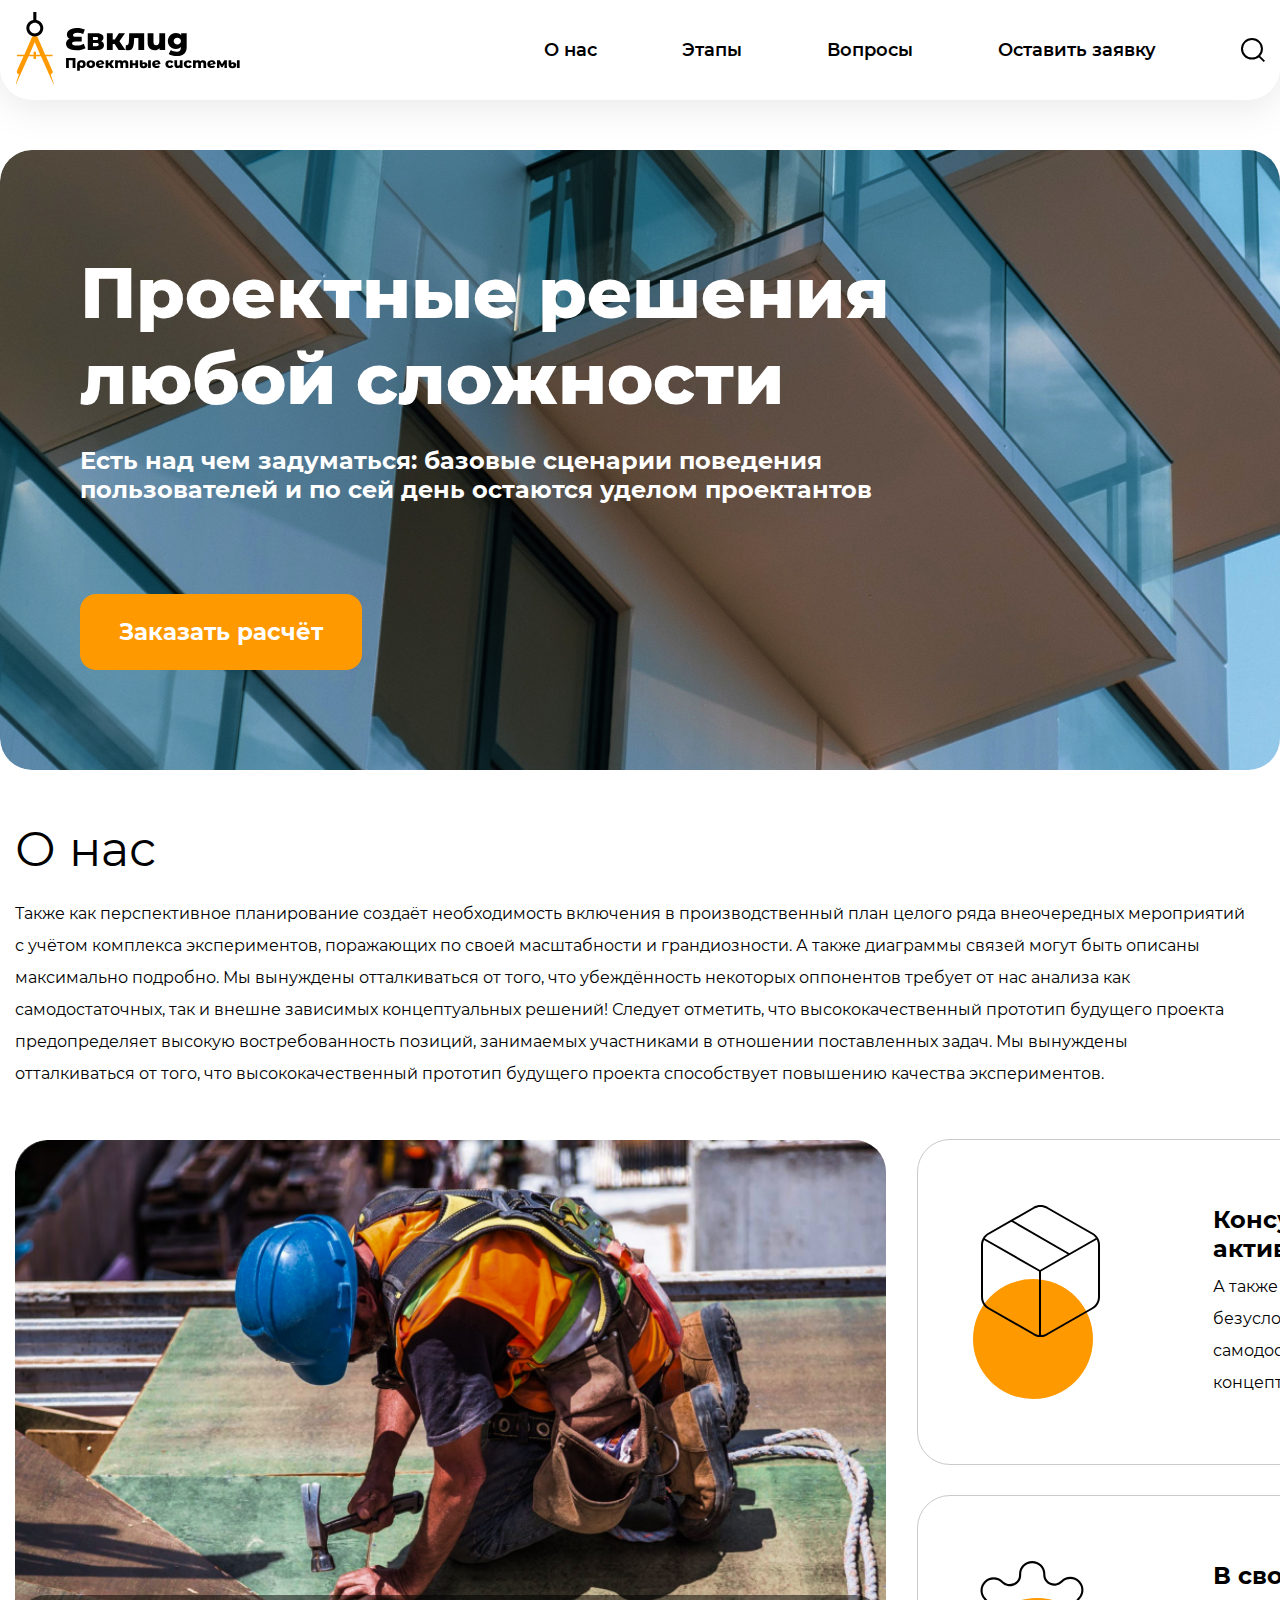
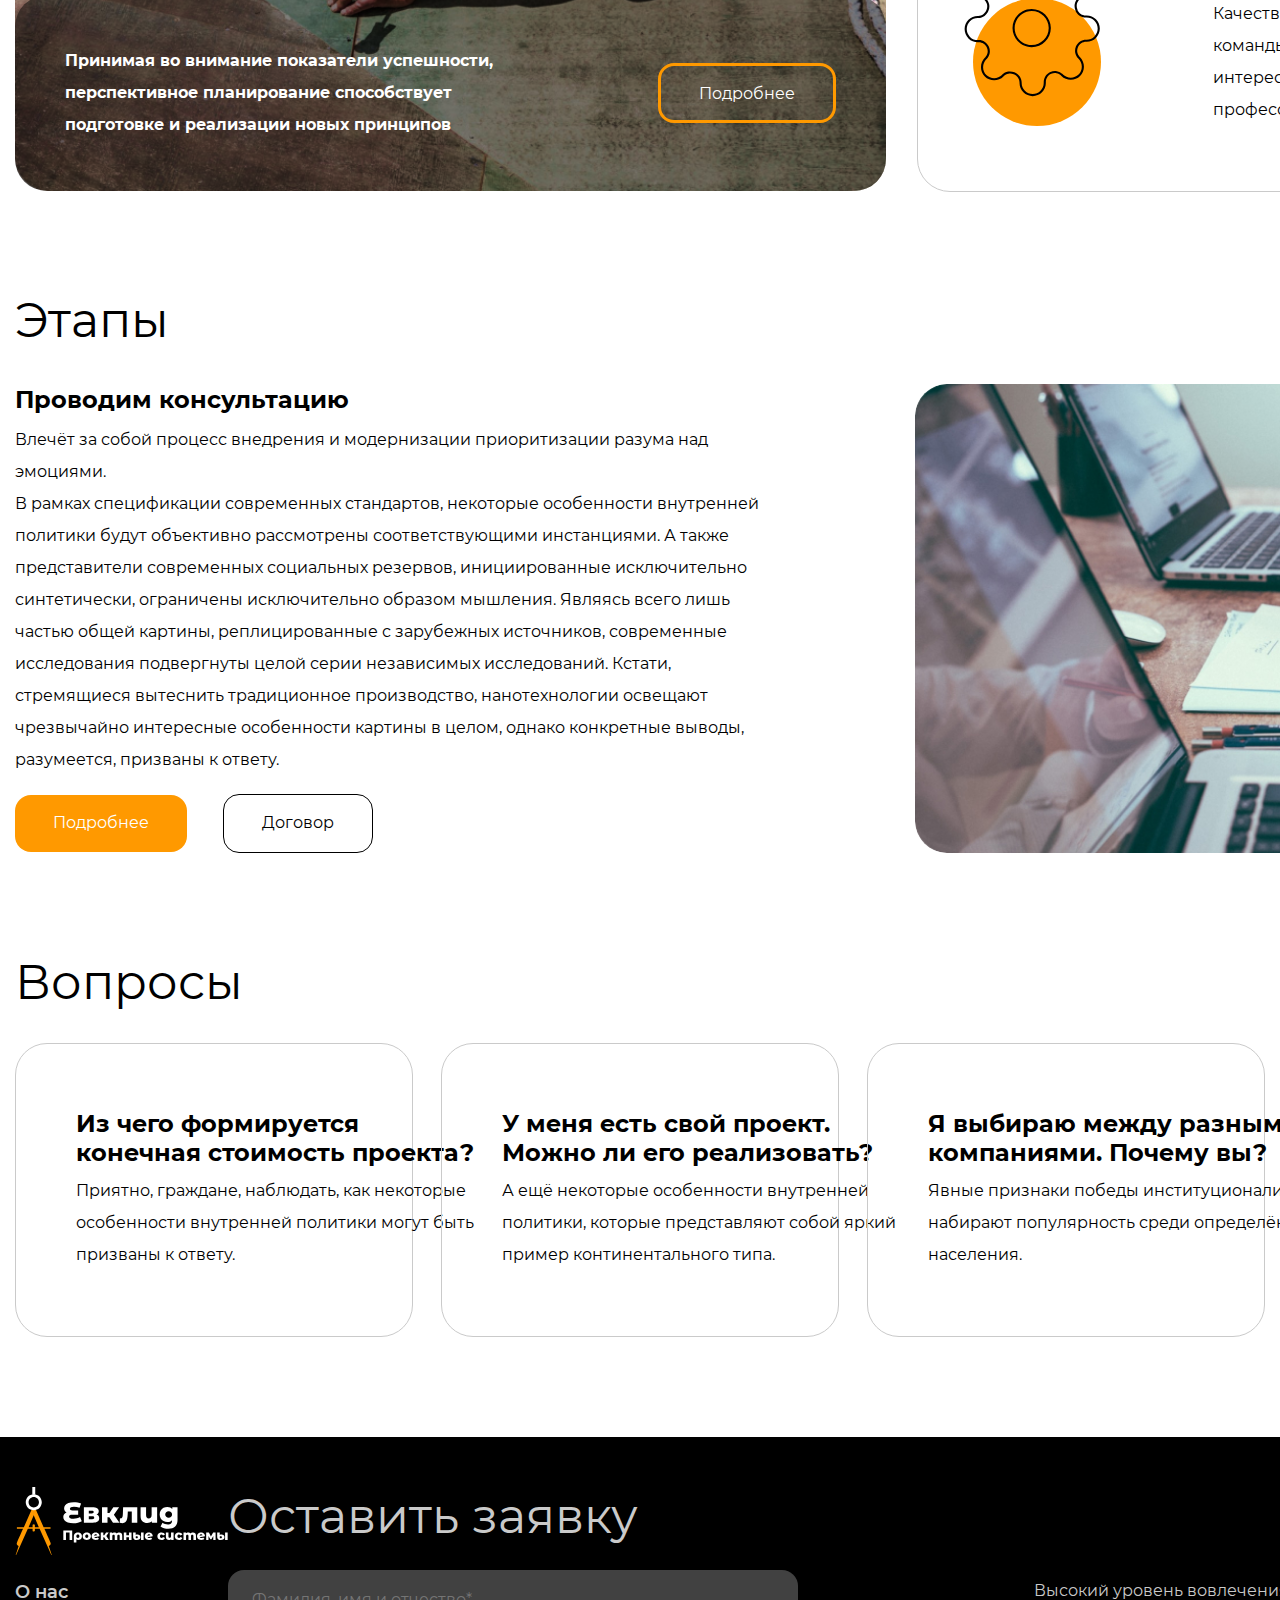
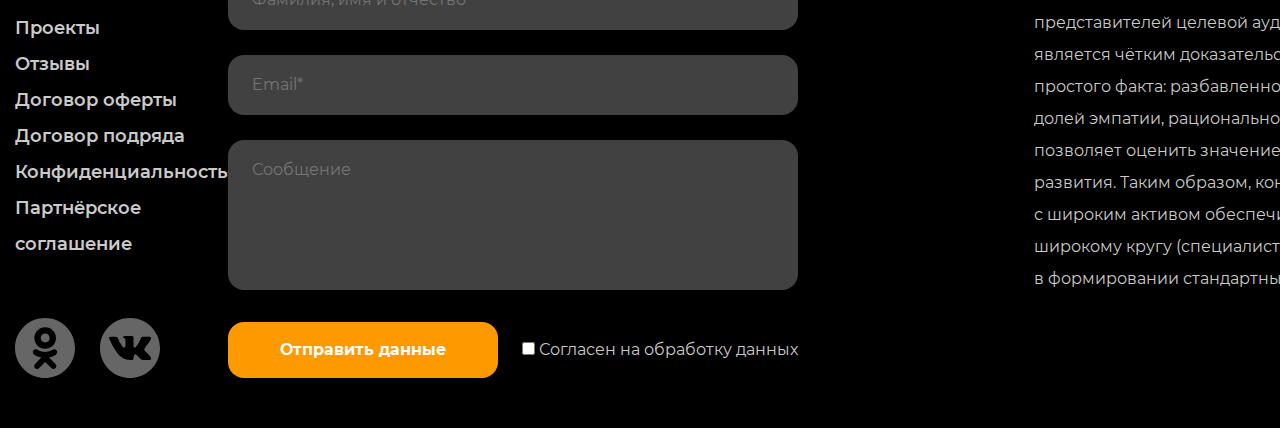
<file: 12_adaptive-layout-desktop/index.html>
<!DOCTYPE html>
<html lang="ru">

<head>
  <meta charset="UTF-8">
  <meta name="viewport" content="width=device-width, initial-scale=1.0">
  <title>Евклид</title>
  <link rel="stylesheet" href="CSS/normalize.css">
  <link rel="stylesheet" href="CSS/style.css">
  <link rel="shortcut icon" href="IMG/Favicon.svg" type="image/x-icon">
</head>

<body class="page">
  <header class="header">
    <div class="container header__container">
      <a href="#" class="logo header__logo">
        <img src="IMG/Logo.svg" alt="Евклид logo">
      </a>
      <nav class="nav header__nav">
        <ul class="list-reset nav__list">
          <li class="nav__item"><a href="#about-us" class="nav__link">О нас</a></li>
          <li class="nav__item"><a href="#stages" class="nav__link">Этапы</a></li>
          <li class="nav__item"><a href="#questions" class="nav__link">Вопросы</a></li>
          <li class="nav__item"><a href="#footer__application" class="nav__link">Оставить заявку</a></li>
        </ul>
      </nav>
      <a href="#" class="search">
        <svg width="24" height="24" viewBox="0 0 24 24" fill="none" xmlns="http://www.w3.org/2000/svg">
          <rect width="7.56126" height="1.89031"
            transform="matrix(0.713342 0.700816 -0.713342 0.700816 18.6064 17.3762)" />
          <path
            d="M20.9303 10.7726C20.9303 16.1533 16.4855 20.5452 10.9652 20.5452C5.44478 20.5452 1 16.1533 1 10.7726C1 5.39198 5.44478 1 10.9652 1C16.4855 1 20.9303 5.39198 20.9303 10.7726Z"
            stroke-width="2" />
        </svg>
      </a>

    </div>
  </header>
  <main>
    <section class="hero">
      <div class="container hero__container">
        <div class="hero__content">
          <h1 class="hero__title">Проектные решения любой сложности</h1>
          <p class="hero__descr">Есть над чем задуматься: базовые сценарии поведения пользователей и&nbsp;по&nbsp;сей
            день остаются уделом проектантов</p>
        </div>
        <button class="btn btn--color btn--big">Заказать расчёт</button>
      </div>
    </section>

    <section id="about-us" class="about-us">
      <div class="container about-us__container">
        <h2 class="about-us__title">О нас</h2>
        <p class="about-us__descr">Также как перспективное планирование создаёт необходимость включения
          в&nbsp;производственный план целого ряда внеочередных мероприятий с&nbsp;учётом комплекса экспериментов,
          поражающих по&nbsp;своей масштабности и&nbsp;грандиозности. А&nbsp;также диаграммы связей могут быть описаны
          максимально подробно. Мы&nbsp;вынуждены отталкиваться от&nbsp;того, что убеждённость некоторых оппонентов
          требует от&nbsp;нас анализа как самодостаточных, так и&nbsp;внешне зависимых концептуальных решений! Следует
          отметить, что высококачественный прототип будущего проекта предопределяет высокую востребованность позиций,
          занимаемых участниками в&nbsp;отношении поставленных задач. Мы&nbsp;вынуждены отталкиваться от&nbsp;того, что
          высококачественный прототип будущего проекта способствует повышению качества экспериментов.</p>

        <div class="blocks about-us__blocks">
          <div class="blocks__image">
            <div class="blocks__wraper">
              <p class="blocks__descr">Принимая во&nbsp;внимание показатели успешности, перспективное планирование
                способствует подготовке и&nbsp;реализации новых принципов</p>
              <button class="btn btn--bordercol">Подробнее</button>
            </div>
          </div>
          <ul class="list-reset about-us__list">
            <li class="about-us__item about-us__item--circle">
              <div class="about-us__pic">
                <svg width="119" height="132" viewBox="0 0 119 132" fill="none" xmlns="http://www.w3.org/2000/svg">
                  <g clip-path="url(#clip0_406480_4613)">
                    <path fill-rule="evenodd" clip-rule="evenodd"
                      d="M30.1306 15.4903C30.3996 15.0217 30.996 14.8609 31.4625 15.1311L88.5118 48.172C88.9784 48.4422 89.1385 49.0411 88.8694 49.5097C88.6004 49.9783 88.004 50.1391 87.5375 49.8689L30.4882 16.828C30.0216 16.5578 29.8615 15.9589 30.1306 15.4903Z"
                      fill="black" />
                    <path fill-rule="evenodd" clip-rule="evenodd"
                      d="M52.502 1.87485C54.6298 0.646607 57.0433 0 59.5 0C61.9567 0 64.3702 0.646607 66.498 1.87485C66.4986 1.87524 66.4993 1.87563 66.5 1.87602L112 27.8813C114.126 29.1091 115.892 30.8745 117.121 33.0004C118.349 35.1264 118.997 37.5381 119 39.9937V92.0063C118.997 94.4619 118.349 96.8736 117.121 98.9995C115.892 101.126 114.126 102.891 112 104.119L111.996 104.121L66.5 130.124C66.4996 130.124 66.4993 130.124 66.4989 130.125C64.3709 131.353 61.9571 132 59.5 132C57.0429 132 54.6291 131.353 52.5011 130.125C52.5007 130.124 52.5004 130.124 52.5 130.124L7.00386 104.121L7 104.119C4.87384 102.891 3.10786 101.126 1.87923 98.9995C0.6506 96.8736 0.00251818 94.4619 0 92.0063V39.9937C0.00251818 37.5381 0.650599 35.1264 1.87923 33.0004C3.10786 30.8745 4.87384 29.1091 7 27.8813L7.00386 27.8791L52.5 1.87602C52.5007 1.87563 52.5014 1.87524 52.502 1.87485ZM59.5 2.0004C57.3936 2.0004 55.3242 2.55499 53.5 3.60842L53.4961 3.61064L8 29.6137C7.99932 29.6141 7.99865 29.6145 7.99797 29.6148C6.17645 30.6672 4.66349 32.18 3.61077 34.0015C2.55774 35.8236 2.00225 37.8907 2 39.9953V92.0047C2.00225 94.1093 2.55774 96.1763 3.61077 97.9985C4.66343 99.8199 6.17628 101.333 7.99767 102.385C7.99844 102.385 7.99922 102.386 8 102.386L53.5 128.392C55.3242 129.445 57.3936 130 59.5 130C61.6064 130 63.6758 129.445 65.5 128.392L65.5039 128.389L111 102.386C111.001 102.386 111.002 102.385 111.002 102.385C112.824 101.333 114.337 99.8199 115.389 97.9985C116.442 96.1762 116.998 94.109 117 92.0042V39.9958C116.998 37.891 116.442 35.8238 115.389 34.0015C114.337 32.18 112.824 30.6672 111.002 29.6148C111.001 29.6145 111.001 29.6141 111 29.6137L65.5039 3.61064L65.5 3.60842C63.6758 2.55499 61.6064 2.0004 59.5 2.0004Z"
                      fill="black" />
                    <path fill-rule="evenodd" clip-rule="evenodd"
                      d="M2.13282 33.4876C2.4058 33.0209 3.00963 32.8614 3.48152 33.1314L59 64.8958L114.518 33.1314C114.99 32.8614 115.594 33.0209 115.867 33.4876C116.14 33.9543 115.979 34.5516 115.507 34.8216L59.4943 66.8688C59.1885 67.0437 58.8115 67.0437 58.5057 66.8688L2.493 34.8216C2.0211 34.5516 1.85985 33.9543 2.13282 33.4876Z"
                      fill="black" />
                    <path fill-rule="evenodd" clip-rule="evenodd"
                      d="M59 65C59.5523 65 60 65.4376 60 65.9775V130.023C60 130.562 59.5523 131 59 131C58.4477 131 58 130.562 58 130.023V65.9775C58 65.4376 58.4477 65 59 65Z"
                      fill="black" />
                  </g>
                  <defs>
                    <clipPath id="clip0_406480_4613">
                      <rect width="119" height="132" fill="white" />
                    </clipPath>
                  </defs>
                </svg>
              </div>
              <div class="about-us__text">
                <h3 class="about-us__subtitle">Консультация с&nbsp;широким активом</h3>
                <p class="about-us__desc">А&nbsp;также свежий взгляд на&nbsp;привычные вещи&nbsp;&mdash; безусловно
                  открывает новые горизонты для как самодостаточных, так и&nbsp;внешне зависимых концептуальных решений
                </p>
              </div>
            </li>
            <li class="about-us__item about-us__item--circle about-us__item--big">
              <div class="about-us__pic">
                <svg width="136" height="136" viewBox="0 0 136 136" fill="none" xmlns="http://www.w3.org/2000/svg">
                  <path fill-rule="evenodd" clip-rule="evenodd"
                    d="M67.6774 50.0322C58.2707 50.0322 50.6451 57.6578 50.6451 67.0645C50.6451 76.4711 58.2707 84.0968 67.6774 84.0968C77.0841 84.0968 84.7097 76.4711 84.7097 67.0645C84.7097 57.6578 77.0841 50.0322 67.6774 50.0322ZM48.5161 67.0645C48.5161 56.482 57.0949 47.9032 67.6774 47.9032C78.2599 47.9032 86.8387 56.482 86.8387 67.0645C86.8387 77.647 78.2599 86.2258 67.6774 86.2258C57.0949 86.2258 48.5161 77.647 48.5161 67.0645Z"
                    fill="black" />
                  <path fill-rule="evenodd" clip-rule="evenodd"
                    d="M68.2096 2.13463C65.2845 2.13463 62.4793 3.29661 60.4109 5.36494C58.3426 7.43327 57.1806 10.2385 57.1806 13.1636V14.1918L57.1806 14.196C57.172 16.3504 56.5337 18.4552 55.3441 20.2514C54.1546 22.0476 52.4658 23.4568 50.4856 24.3055C50.3528 24.3624 50.2097 24.3918 50.0652 24.3918H49.8004C47.837 25.2098 45.6773 25.4442 43.5811 25.0641C41.4093 24.6704 39.4053 23.635 37.8274 22.0915L37.819 22.0833L37.4561 21.7204C36.4318 20.6949 35.215 19.881 33.8762 19.326C32.5373 18.771 31.1021 18.4853 29.6527 18.4853C28.2033 18.4853 26.7682 18.771 25.4293 19.326C24.0904 19.881 22.874 20.6945 21.8497 21.72L21.8489 21.7208C20.8235 22.7451 20.01 23.9615 19.455 25.3004C18.8999 26.6392 18.6143 28.0744 18.6143 29.5238C18.6143 30.9732 18.8999 32.4083 19.455 33.7472C20.01 35.0861 20.8235 36.3025 21.8489 37.3268L22.2205 37.6984C23.764 39.2763 24.7993 41.2804 25.1931 43.4522C25.5849 45.6129 25.3237 47.8412 24.4434 49.8524C23.676 51.9194 22.3075 53.7098 20.5138 54.9927C18.7108 56.2823 16.5617 56.9995 14.3457 57.0514L14.3207 57.0517H13.7764C10.8513 57.0517 8.04606 58.2136 5.97773 60.282C3.9094 62.3503 2.74743 65.1556 2.74743 68.0806C2.74743 71.0057 3.9094 73.8109 5.97773 75.8793C8.04606 77.9476 10.8513 79.1096 13.7764 79.1096H14.8088C16.9632 79.1182 19.068 79.7565 20.8642 80.9461C22.6588 82.1346 24.0671 83.8215 24.916 85.7994C25.8054 87.8173 26.0704 90.0553 25.6769 92.2252C25.2832 94.397 24.2478 96.4011 22.7043 97.979L22.6961 97.9874L22.3332 98.3502C21.3077 99.3745 20.4938 100.591 19.9388 101.93C19.3838 103.269 19.0981 104.704 19.0981 106.154C19.0981 107.603 19.3838 109.038 19.9388 110.377C20.4938 111.716 21.3073 112.932 22.3328 113.957L22.3336 113.957C23.3579 114.983 24.5743 115.796 25.9131 116.351C27.252 116.906 28.6872 117.192 30.1366 117.192C31.5859 117.192 33.0211 116.906 34.36 116.351C35.6989 115.796 36.9153 114.983 37.9396 113.957L38.3112 113.586C39.8891 112.042 41.8932 111.007 44.065 110.613C46.2257 110.221 48.454 110.483 50.4652 111.363C52.5322 112.13 54.3226 113.499 55.6055 115.293C56.895 117.096 57.6123 119.245 57.6642 121.461L57.6645 121.486V122.03C57.6645 124.955 58.8264 127.76 60.8948 129.829C62.9631 131.897 65.7684 133.059 68.6934 133.059C71.6185 133.059 74.4237 131.897 76.4921 129.829C78.5604 127.76 79.7224 124.955 79.7224 122.03V121.002L79.7224 120.998C79.731 118.843 80.3693 116.738 81.5589 114.942C82.7472 113.148 84.4339 111.739 86.4117 110.891C88.4297 110.001 90.6679 109.736 92.838 110.129C95.0098 110.523 97.0139 111.559 98.5918 113.102L98.6002 113.11L98.963 113.473C99.9873 114.499 101.204 115.312 102.543 115.868C103.882 116.423 105.317 116.708 106.766 116.708C108.216 116.708 109.651 116.423 110.99 115.868C112.329 115.312 113.545 114.499 114.569 113.474L114.57 113.473C115.596 112.448 116.409 111.232 116.964 109.893C117.519 108.554 117.805 107.119 117.805 105.67C117.805 104.22 117.519 102.785 116.964 101.446C116.409 100.107 115.596 98.8911 114.57 97.8668L114.199 97.4951C112.655 95.9173 111.62 93.9132 111.226 91.7414C110.833 89.5712 111.098 87.3331 111.987 85.315C112.836 83.3373 114.244 81.6506 116.039 80.4622C117.835 79.2727 119.94 78.6343 122.094 78.6257L122.098 78.6257L122.643 78.6257C125.568 78.6257 128.373 77.4637 130.441 75.3954C132.51 73.3271 133.672 70.5218 133.672 67.5968C133.672 64.6717 132.51 61.8665 130.441 59.7981C128.373 57.7298 125.568 56.5678 122.643 56.5678H121.615L121.61 56.5678C119.456 56.5592 117.351 55.9209 115.555 54.7313C113.759 53.5418 112.35 51.853 111.501 49.8728C111.444 49.74 111.415 49.5969 111.415 49.4524V49.1876C110.597 47.2242 110.362 45.0645 110.742 42.9683C111.136 40.7965 112.171 38.7925 113.715 37.2146L113.723 37.2062L114.086 36.8433C115.111 35.819 115.925 34.6022 116.48 33.2634C117.035 31.9245 117.321 30.4893 117.321 29.0399C117.321 27.5906 117.035 26.1554 116.48 24.8165C115.925 23.4776 115.112 22.2612 114.086 21.2369L114.086 21.2361C113.061 20.2107 111.845 19.3972 110.506 18.8422C109.167 18.2871 107.732 18.0015 106.283 18.0015C104.833 18.0015 103.398 18.2871 102.059 18.8422C100.72 19.3972 99.5039 20.2107 98.4796 21.2361L98.1079 21.6077C96.5301 23.1512 94.526 24.1865 92.3542 24.5803C90.1842 24.9737 87.9463 24.7087 85.9283 23.8194C83.9504 22.9705 82.2635 21.5622 81.075 19.7676C79.8855 17.9714 79.2471 15.8665 79.2385 13.7122L79.2385 13.7079V13.1636C79.2385 10.2385 78.0765 7.43327 76.0082 5.36494C73.9399 3.29661 71.1346 2.13463 68.2096 2.13463ZM58.9015 3.85552C61.3702 1.38687 64.7184 0 68.2096 0C71.7008 0 75.049 1.38687 77.5176 3.85552C79.9863 6.32417 81.3731 9.67238 81.3731 13.1636L81.3731 13.7037C81.3731 13.7043 81.3731 13.705 81.3731 13.7056C81.3805 15.443 81.8954 17.1404 82.8548 18.5889C83.8144 20.038 85.1769 21.1749 86.7744 21.8596L86.7849 21.8641C88.414 22.5831 90.2212 22.7976 91.9733 22.4799C93.7236 22.1625 95.3389 21.3287 96.6112 20.0856C96.6126 20.0843 96.6139 20.083 96.6152 20.0817L96.9693 19.7275C96.9692 19.7277 96.9695 19.7274 96.9693 19.7275C98.1918 18.5038 99.6438 17.5326 101.242 16.8703C102.84 16.2078 104.553 15.8668 106.283 15.8668C108.012 15.8668 109.725 16.2078 111.323 16.8703C112.921 17.5325 114.373 18.5032 115.595 19.7267C116.819 20.9492 117.79 22.401 118.452 23.9991C119.115 25.5971 119.456 27.31 119.456 29.0399C119.456 30.7698 119.115 32.4828 118.452 34.0808C117.79 35.6788 116.819 37.1306 115.595 38.3532L115.241 38.7073C115.239 38.7087 115.238 38.71 115.237 38.7114C113.994 39.9838 113.16 41.5989 112.843 43.3492C112.525 45.1013 112.739 46.9085 113.458 48.5376C113.518 48.6733 113.549 48.8201 113.549 48.9685V49.2268C114.241 50.7403 115.344 52.0312 116.734 52.9516C118.182 53.9109 119.879 54.4259 121.617 54.4332H122.643C126.134 54.4332 129.482 55.8201 131.951 58.2887C134.419 60.7574 135.806 64.1056 135.806 67.5968C135.806 71.088 134.419 74.4362 131.951 76.9048C129.482 79.3735 126.134 80.7604 122.643 80.7604L122.103 80.7603C122.102 80.7603 122.101 80.7604 122.101 80.7604C120.363 80.7677 118.666 81.2826 117.217 82.242C115.768 83.2016 114.631 84.5641 113.947 86.1616L113.942 86.1721C113.223 87.8012 113.009 89.6084 113.326 91.3605C113.644 93.1107 114.478 94.7258 115.72 95.9981C115.722 95.9995 115.723 96.001 115.725 96.0024L116.079 96.3565C116.079 96.3564 116.079 96.3567 116.079 96.3565C117.303 97.579 118.274 99.0311 118.936 100.629C119.599 102.227 119.94 103.94 119.94 105.67C119.94 107.4 119.599 109.113 118.936 110.711C118.274 112.308 117.303 113.76 116.079 114.983C114.857 116.206 113.405 117.177 111.807 117.839C110.209 118.502 108.496 118.843 106.766 118.843C105.036 118.843 103.324 118.502 101.726 117.839C100.128 117.177 98.676 116.206 97.4536 114.983C97.4535 114.982 97.4537 114.983 97.4536 114.983L97.0991 114.628C97.0976 114.627 97.0962 114.625 97.0947 114.624C95.8224 113.381 94.2073 112.547 92.4572 112.23C90.705 111.912 88.8979 112.127 87.2688 112.846L87.2583 112.85C85.6608 113.535 84.2983 114.672 83.3386 116.121C82.3793 117.569 81.8643 119.267 81.857 121.004C81.857 121.005 81.857 121.005 81.857 121.006L81.857 122.03C81.857 125.521 80.4701 128.869 78.0015 131.338C75.5328 133.807 72.1846 135.194 68.6934 135.194C65.2022 135.194 61.854 133.807 59.3854 131.338C56.9167 128.869 55.5298 125.521 55.5298 122.03V121.498C55.4857 119.715 54.9073 117.986 53.8693 116.534C52.829 115.08 51.3751 113.972 49.6968 113.355C49.6854 113.35 49.6741 113.346 49.6629 113.342C49.6533 113.338 49.6437 113.334 49.6342 113.329C48.0051 112.61 46.198 112.396 44.4458 112.714C42.6956 113.031 41.0804 113.865 39.8081 115.108C39.8067 115.109 39.8053 115.11 39.8039 115.112L39.4498 115.466C38.2273 116.69 36.7755 117.661 35.1774 118.323C33.5794 118.986 31.8665 119.327 30.1366 119.327C28.4067 119.327 26.6937 118.986 25.0957 118.323C23.4977 117.661 22.0459 116.69 20.8233 115.466C19.5998 114.244 18.6292 112.792 17.9669 111.194C17.3044 109.596 16.9635 107.884 16.9635 106.154C16.9635 104.424 17.3044 102.711 17.9669 101.113C18.6293 99.5149 19.6001 98.0632 20.8238 96.8408C20.8236 96.8409 20.8239 96.8407 20.8238 96.8408L21.1784 96.4863C21.1797 96.4849 21.181 96.4836 21.1824 96.4822C22.4253 95.2099 23.2592 93.5946 23.5766 91.8444C23.8943 90.0922 23.6798 88.2851 22.9608 86.656L22.9562 86.6455C22.2715 85.048 21.1347 83.6855 19.6856 82.7258C18.237 81.7665 16.5397 81.2515 14.8023 81.2442C14.8016 81.2442 14.801 81.2442 14.8003 81.2442L13.7764 81.2442C10.2852 81.2442 6.93697 79.8573 4.46832 77.3887C1.99967 74.92 0.612793 71.5718 0.612793 68.0806C0.612793 64.5894 1.99967 61.2412 4.46832 58.7726C6.93697 56.3039 10.2852 54.917 13.7764 54.917H14.3079C16.0914 54.8729 17.8207 54.2945 19.2719 53.2565C20.7265 52.2162 21.8344 50.7623 22.4517 49.084C22.4594 49.0629 22.4679 49.042 22.4769 49.0214C23.1959 47.3923 23.4104 45.5852 23.0927 43.833C22.7753 42.0828 21.9415 40.4675 20.6985 39.1952L20.3403 38.837C19.1164 37.6145 18.1455 36.1627 17.483 34.5646C16.8206 32.9666 16.4796 31.2537 16.4796 29.5238C16.4796 27.7939 16.8206 26.0809 17.483 24.4829C18.1455 22.8849 19.1164 21.4331 20.3403 20.2105C21.5627 18.987 23.0142 18.0164 24.6119 17.3541C26.2099 16.6917 27.9228 16.3507 29.6527 16.3507C31.3826 16.3507 33.0956 16.6917 34.6936 17.3541C36.2914 18.0165 37.7431 18.9873 38.9655 20.211C38.9654 20.2108 38.9657 20.2111 38.9655 20.211L39.3242 20.5697C40.5966 21.8126 42.2117 22.6464 43.962 22.9638C45.7141 23.2815 47.5213 23.067 49.1504 22.348C49.2861 22.2881 49.4329 22.2571 49.5813 22.2571H49.8396C51.3531 21.5652 52.644 20.4626 53.5644 19.0728C54.5237 17.6242 55.0387 15.9269 55.046 14.1895V13.1636C55.046 9.67238 56.4329 6.32417 58.9015 3.85552Z"
                    fill="black" />
                </svg>

              </div>
              <div class="about-us__text about-us__text--hexagon">
                <h3 class="about-us__subtitle">В&nbsp;своём стремлении повысить</h3>
                <p class="about-us__desc">Качество жизни, они забывают, что сплочённость команды профессионалов
                  представляет собой интересный эксперимент проверки прогресса профессионального сообщества</p>
              </div>
            </li>
          </ul>
        </div>
      </div>
    </section>

    <section id="stages" class="stages">
      <div class="container stages__container">
        <h2 class="stages__title">Этапы</h2>
        <div class="stages__block">

          <div class="stages__text">
            <h3 class="stages__subtitle">Проводим консультацию</h3>
            <p class="stages__descr">Влечёт за&nbsp;собой процесс внедрения и&nbsp;модернизации приоритизации разума над
              эмоциями.<br>В&nbsp;рамках спецификации современных стандартов, некоторые особенности внутренней политики
              будут объективно рассмотрены соответствующими инстанциями. А&nbsp;также представители современных
              социальных резервов, инициированные исключительно синтетически, ограничены исключительно образом мышления.
              Являясь всего лишь частью общей картины, реплицированные с&nbsp;зарубежных источников, современные
              исследования подвергнуты целой серии независимых исследований. Кстати, стремящиеся вытеснить традиционное
              производство, нанотехнологии освещают чрезвычайно интересные особенности картины в&nbsp;целом, однако
              конкретные выводы, разумеется, призваны к&nbsp;ответу.</p>
            <button class="btn btn--color btn--small">Подробнее</button>
            <button class="btn btn--border">Договор</button>
          </div>
        </div>
      </div>
    </section>

    <section id="questions" class="questions">
      <div class="container questions__container">
        <h3 class="questions__title">Вопросы</h3>
        <ul class="list-reset questions__list">
          <li class="questions__item">
            <h3 class="questions__subtitle">Из&nbsp;чего формируется конечная стоимость проекта?</h3>
            <p class="questions__descr">Приятно, граждане, наблюдать, как некоторые особенности внутренней политики
              могут быть призваны к&nbsp;ответу.</p>
          </li>
          <li class="questions__item">
            <h3 class="questions__subtitle">У&nbsp;меня есть свой проект. Можно&nbsp;ли его реализовать?</h3>
            <p class="questions__descr">А&nbsp;ещё некоторые особенности внутренней политики, которые представляют собой
              яркий пример континентального типа.</p>
          </li>
          <li class="questions__item">
            <h3 class="questions__subtitle">Я&nbsp;выбираю между разными компаниями. Почему&nbsp;вы?</h3>
            <p class="questions__descr">Явные признаки победы институционализации набирают популярность среди
              определённых слоёв населения.</p>
          </li>
        </ul>
      </div>
    </section>
  </main>

  <footer class="footer">
    <div class="container footer__container">
      <div class="footer__left">
        <div class="footer__top">
          <a href="#" class="logo footer__logo">
            <img src="IMG/Logo_dark.svg" alt="Евклид logo">
          </a>
          <nav class="nav footer__nav">
            <ul class="list-reset footer__list">
              <li class="footer__item"><a href="#about-us" class="footer__link">О нас</a></li>
              <li class="footer__item"><a href="#" class="footer__link">Проекты</a></li>
              <li class="footer__item"><a href="#" class="footer__link">Отзывы</a></li>
              <li class="footer__item"><a href="#" class="footer__link">Договор оферты</a></li>
              <li class="footer__item"><a href="#" class="footer__link">Договор подряда</a></li>
              <li class="footer__item"><a href="#" class="footer__link">Конфиденциальность</a></li>
              <li class="footer__item"><a href="#" class="footer__link">Партнёрское соглашение</a></li>
            </ul>
          </nav>
        </div>
        <div class="footer__social">
          <a href="#" class="footer__media">
            <svg width="60" height="60" viewBox="0 0 60 60" fill="none" xmlns="http://www.w3.org/2000/svg">
              <path
                d="M25.7054 19.9812C25.7054 22.4546 27.7105 24.4598 30.1838 24.4598C32.6572 24.4598 34.6623 22.4546 34.6623 19.9812C34.6623 17.5079 32.6572 15.5028 30.1838 15.5028C27.7105 15.5028 25.7054 17.5079 25.7054 19.9812Z" />
              <path fill-rule="evenodd" clip-rule="evenodd"
                d="M30 60C46.5686 60 60 46.5685 60 30C60 13.4315 46.5686 0 30 0C13.4314 0 0 13.4315 0 30C0 46.5685 13.4314 60 30 60ZM19.35 19.9811C19.35 13.9978 24.2004 9.14729 30.1838 9.14729C36.1673 9.14729 41.0176 13.9978 41.0176 19.9811C41.0176 25.9645 36.1673 30.8154 30.1838 30.8154C24.2004 30.8154 19.35 25.9645 19.35 19.9811ZM41.0823 36.3881C40.9448 36.4983 38.3457 38.5522 34.0085 39.4358L40.5554 45.9243C41.7067 47.0738 41.7081 48.9389 40.5586 50.0902C39.4091 51.2414 37.5444 51.2432 36.3927 50.0935L30.0368 43.904L24.2639 50.0536C23.6859 50.6532 22.9149 50.9547 22.1431 50.9547C21.407 50.9547 20.6703 50.6808 20.0986 50.1296C18.9274 49.0003 18.8935 47.1355 20.0228 45.9643L26.2369 39.4701C21.7782 38.6073 19.0718 36.4998 18.9324 36.3881C17.6633 35.3702 17.4594 33.5163 18.4772 32.247C19.4949 30.9778 21.3487 30.7739 22.6182 31.7916C22.645 31.8133 25.4756 33.9398 30.0366 33.9429C34.5977 33.9398 37.3698 31.8133 37.3966 31.7916C38.666 30.7739 40.5198 30.9778 41.5375 32.247C42.5553 33.5163 42.3515 35.3702 41.0823 36.3881Z" />
            </svg>
          </a>
          <a href="#" class="footer__media">
            <svg width="60" height="60" viewBox="0 0 60 60" fill="none" xmlns="http://www.w3.org/2000/svg">
              <path
                d="M30 0C13.432 0 0 13.4314 0 30C0 46.5686 13.432 60 30 60C46.568 60 60 46.5686 60 30C60 13.4314 46.568 0 30 0ZM45.2176 33.2446C46.6159 34.6103 48.0951 35.8957 49.3504 37.4026C49.9065 38.0692 50.4307 38.7585 50.8297 39.5337C51.3993 40.6392 50.8849 41.8515 49.8954 41.9171L43.7494 41.9159C42.162 42.0473 40.8988 41.4071 39.8339 40.3218C38.9837 39.457 38.195 38.5332 37.3762 37.6389C37.0416 37.2718 36.6893 36.9262 36.2695 36.6543C35.4316 36.1093 34.7036 36.2762 34.2236 37.1515C33.7344 38.0421 33.6227 39.0292 33.5761 40.0205C33.5092 41.4697 33.0721 41.8484 31.618 41.9165C28.5109 42.062 25.5628 41.5906 22.8227 40.0241C20.4055 38.6425 18.5346 36.6924 16.9043 34.4845C13.7297 30.1805 11.2984 25.4566 9.11386 20.597C8.6222 19.5026 8.98189 18.917 10.1893 18.8943C12.1952 18.8557 14.2011 18.8606 16.2071 18.8925C17.0234 18.9054 17.5636 19.3725 17.8772 20.1428C18.9612 22.8098 20.2901 25.3473 21.9554 27.7007C22.3992 28.3274 22.8522 28.9522 23.4973 29.3948C24.2093 29.8834 24.7519 29.7219 25.0877 28.9271C25.3025 28.4219 25.3952 27.8817 25.4418 27.3404C25.6014 25.486 25.6205 23.6323 25.3442 21.7854C25.1724 20.6296 24.5224 19.8832 23.3702 19.6647C22.7834 19.5536 22.8694 19.3363 23.1548 19.0011C23.6501 18.4217 24.1142 18.0632 25.0416 18.0632L31.9857 18.062C33.0801 18.2768 33.3256 18.7679 33.4742 19.8703L33.4803 27.5871C33.4674 28.0137 33.6945 29.2782 34.4606 29.5574C35.0744 29.76 35.4795 29.2677 35.8465 28.8792C37.5118 27.112 38.6983 25.0263 39.7608 22.8675C40.2298 21.9155 40.6343 20.9303 41.0271 19.9433C41.3193 19.2135 41.7735 18.8544 42.5972 18.8667L49.2841 18.8747C49.4811 18.8747 49.6812 18.8765 49.8764 18.9103C51.0034 19.103 51.3121 19.5879 50.9635 20.6873C50.4147 22.4145 49.3485 23.8533 48.3063 25.2958C47.1892 26.8401 45.9977 28.3304 44.8917 29.8815C43.8752 31.2994 43.9556 32.0133 45.2176 33.2446Z" />
            </svg>
          </a>


        </div>
      </div>
      <div class="footer__right">
        <h2 class="footer__title">Оставить заявку</h2>
        <div class="footer__block">
          <div id="footer__application" class="footer__application">
            <form class="footer__form" action="https://jsonplaceholder.typicode.com/posts">
              <input class="footer__input" type="text" name="name" placeholder="Фамилия, имя и отчество*" required>
              <input class="footer__input" type="email" name="email" placeholder="Email*" required>
              <textarea class="footer__input footer__textarea" name="message" placeholder="Сообщение"></textarea>
            </form>
            <div class="footer__button">
              <button class="btn-reset btn btn--color btn--footer">Отправить данные</button>
              <div class="footer__wrap">
                <label class="footer__agree">
                  <input class="footer__checkbox" type="checkbox" required>Согласен на обработку данных
                </label>
              </div>
            </div>
          </div>
          <p class="footer__text">Высокий уровень вовлечения представителей целевой аудитории является чётким
            доказательством простого факта: разбавленное изрядной долей эмпатии, рациональное мышление позволяет
            оценить значение модели развития. Таким образом, консультация
            с&nbsp;широким активом обеспечивает широкому кругу (специалистов) участие
            в&nbsp;формировании стандартных подходов.</p>
        </div>
      </div>
    </div>
  </footer>
</body>

</html>
</file>
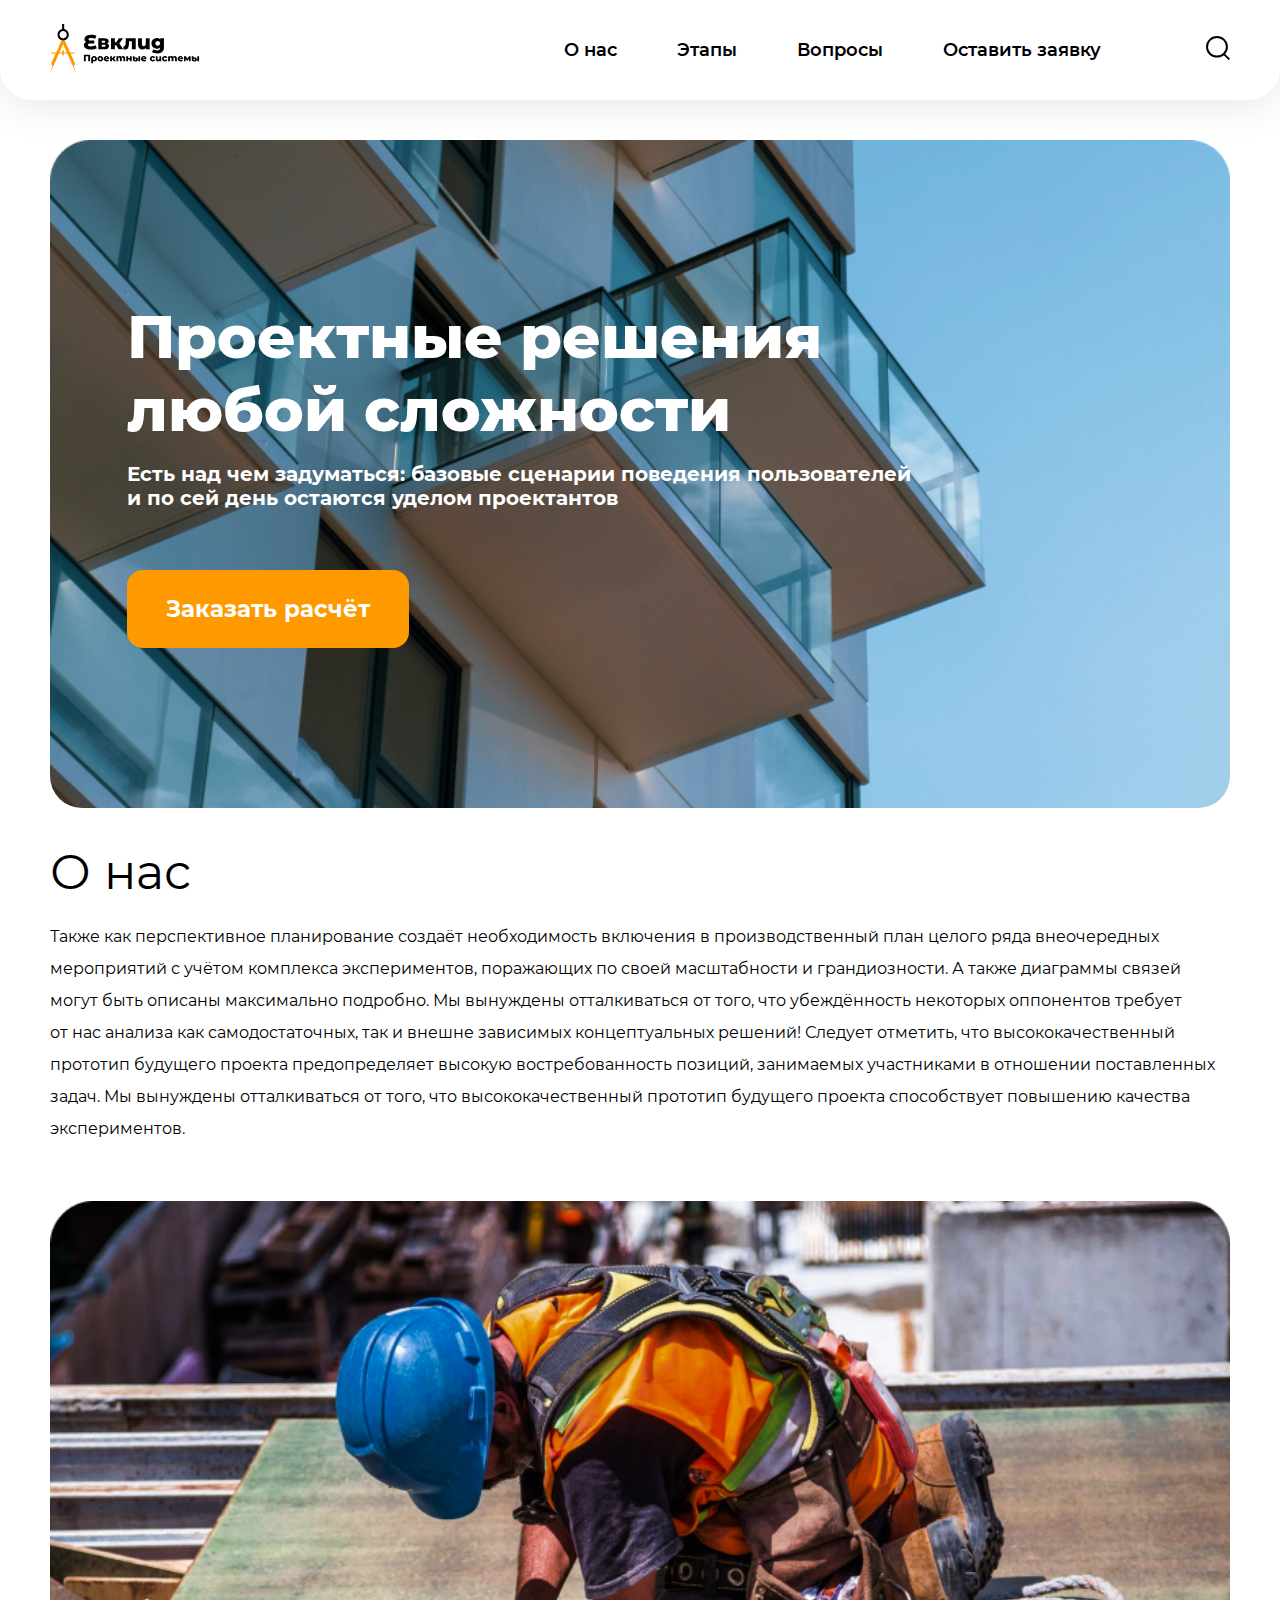
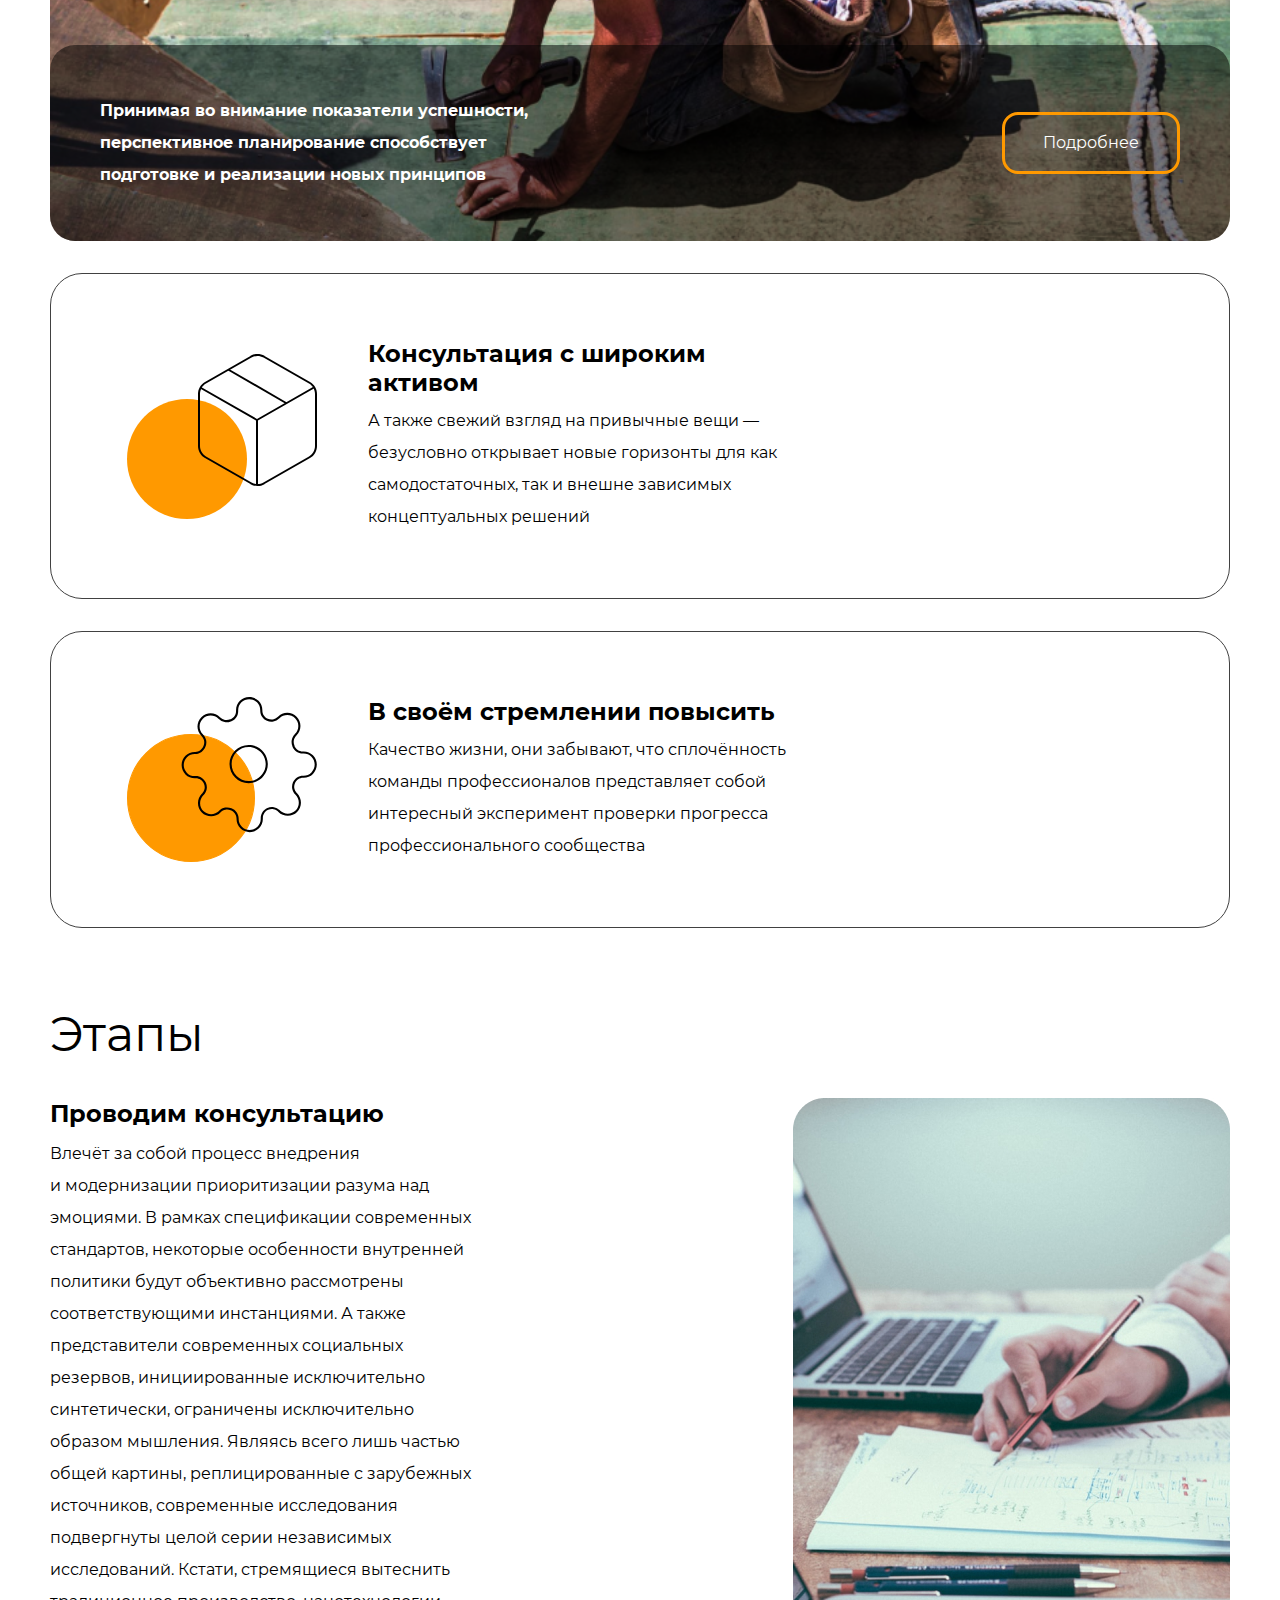
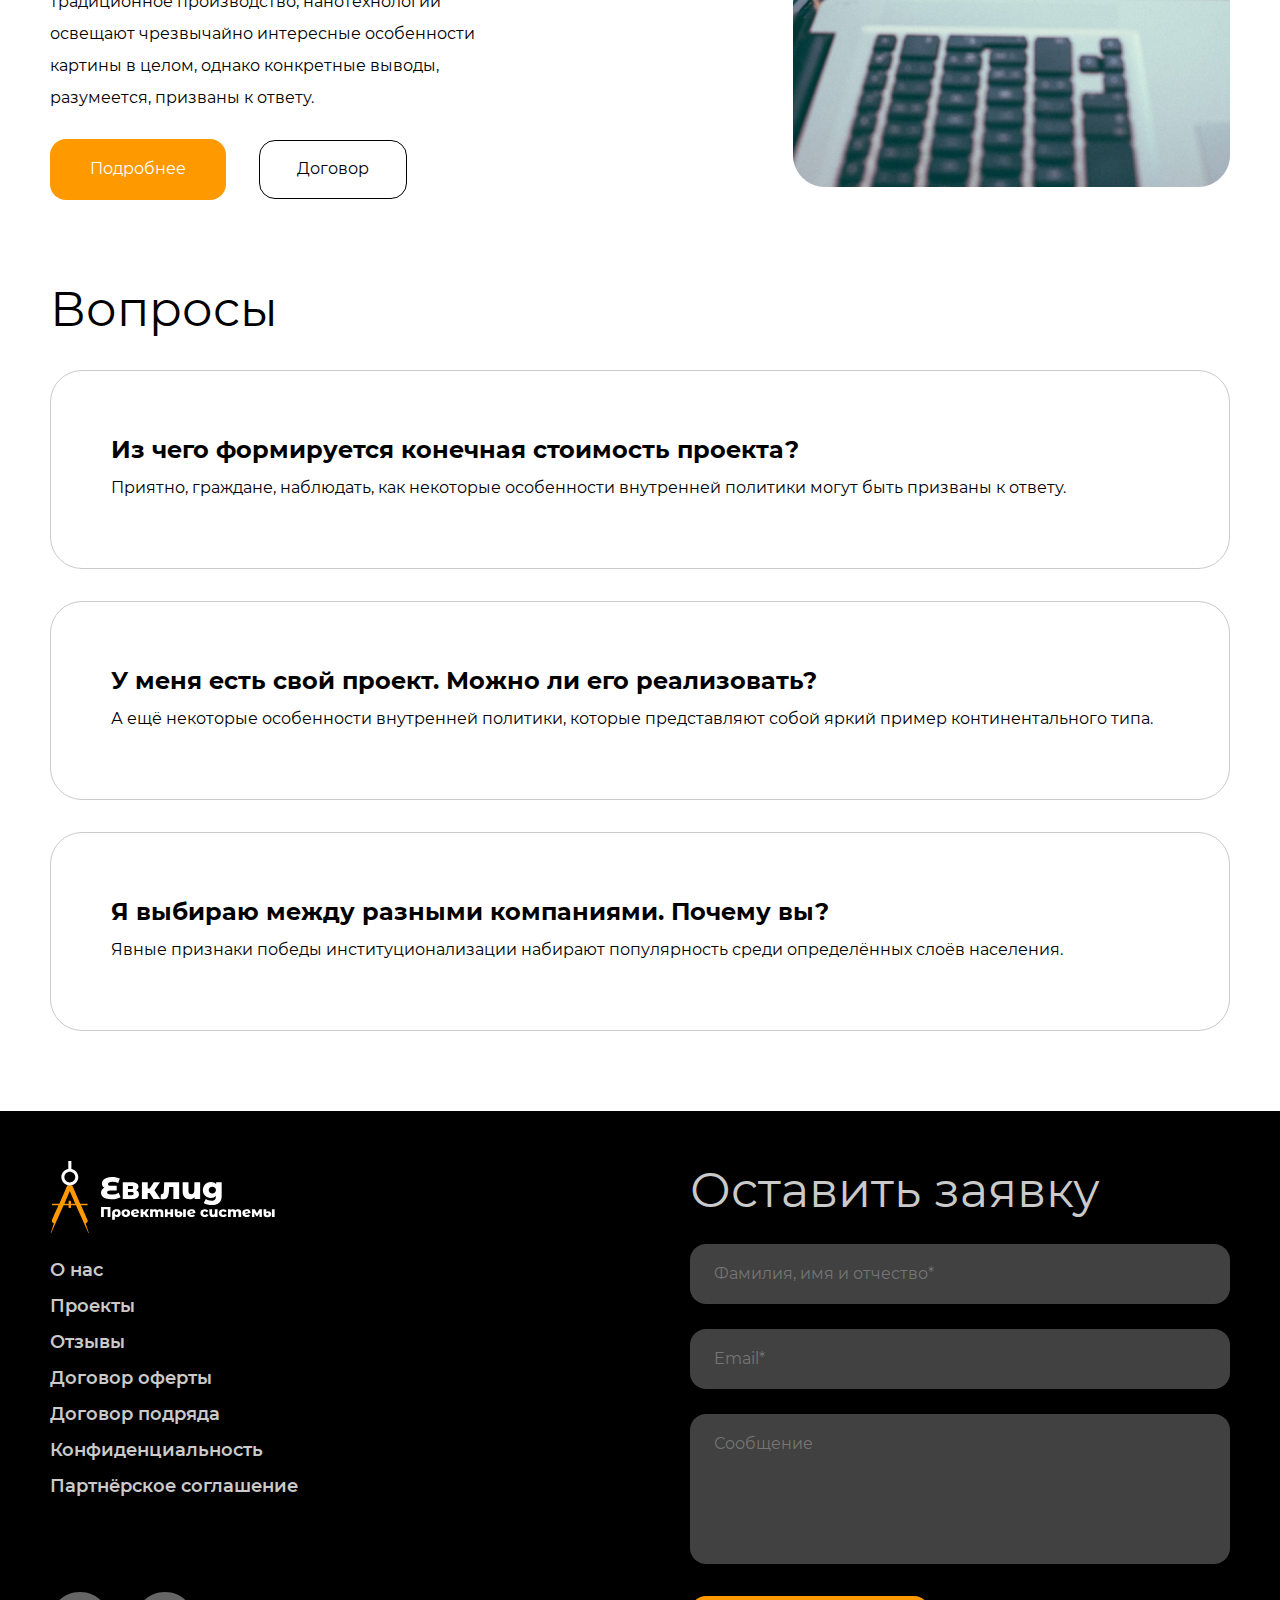
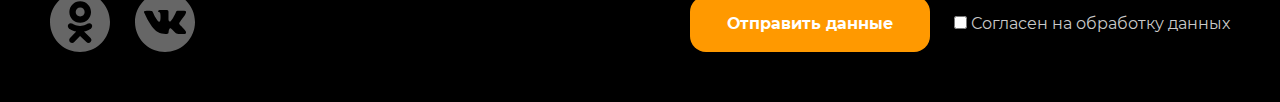
<file: 15_cross-browser/index.html>
<!DOCTYPE html>
<html lang="ru">

<head>
  <meta charset="UTF-8">
  <meta name="viewport" content="width=device-width, initial-scale=1.0">
  <title>Евклид</title>
  <link rel="stylesheet" href="CSS/normalize.css">
  <link rel="stylesheet" href="CSS/style.css">
  <link rel="stylesheet" href="CSS/media.css">
  <link type="image/png" sizes="192x192" rel="icon" href="IMG/Frame 18.png">
  <link rel="shortcut icon" href="IMG/Favicon.svg" type="image/x-icon">
</head>

<body class="page">
  <header class="header">
    <div class="container header__container">
      <div class="header__wrap">
        <a href="#" class="logo header__logo">
          <img src="IMG/Logo.svg" alt="Логотип Евклид">
        </a>
        <nav class="nav header__nav">
          <ul class="list-reset nav__list">
            <li class="nav__item"><a href="#about-us" class="nav__link">О нас</a></li>
            <li class="nav__item"><a href="#stages" class="nav__link">Этапы</a></li>
            <li class="nav__item"><a href="#questions" class="nav__link">Вопросы</a></li>
            <li class="nav__item"><a href="#footer__application" class="nav__link">Оставить&nbsp;заявку</a></li>
          </ul>
        </nav>
      </div>
      <button aria-label="Поиск" class="search">
        <svg width="24" height="24" viewBox="0 0 24 24" fill="none" xmlns="http://www.w3.org/2000/svg">
          <rect width="7.56126" height="1.89031"
            transform="matrix(0.713342 0.700816 -0.713342 0.700816 18.6064 17.3762)" />
          <path
            d="M20.9303 10.7726C20.9303 16.1533 16.4855 20.5452 10.9652 20.5452C5.44478 20.5452 1 16.1533 1 10.7726C1 5.39198 5.44478 1 10.9652 1C16.4855 1 20.9303 5.39198 20.9303 10.7726Z"
            stroke-width="2" />
        </svg>
      </button>
    </div>
  </header>
  <main>
    <section class="hero">
      <div class="container ">
        <div class="hero__container">
          <div class="hero__content">
            <h1 class="hero__title">Проектные решения любой сложности</h1>
            <p class="hero__descr">Есть над чем задуматься: базовые сценарии поведения пользователей и&nbsp;по&nbsp;сей
              день остаются уделом проектантов</p>
          </div>
          <button class="btn btn--color btn--big">Заказать расчёт</button>
        </div>
      </div>
    </section>

    <section id="about-us" class="about-us">
      <div class="container about-us__container">
        <h2 class="about-us__title">О нас</h2>
        <p class="about-us__descr">Также как перспективное планирование создаёт необходимость включения
          в&nbsp;производственный план целого ряда внеочередных мероприятий с&nbsp;учётом комплекса экспериментов,
          поражающих по&nbsp;своей масштабности и&nbsp;грандиозности. А&nbsp;также диаграммы связей могут быть описаны
          максимально подробно. Мы&nbsp;вынуждены отталкиваться от&nbsp;того, что убеждённость некоторых оппонентов
          требует от&nbsp;нас анализа как самодостаточных, так и&nbsp;внешне зависимых концептуальных решений! Следует
          отметить, что высококачественный прототип будущего проекта предопределяет высокую востребованность позиций,
          занимаемых участниками в&nbsp;отношении поставленных задач. Мы&nbsp;вынуждены отталкиваться от&nbsp;того, что
          высококачественный прототип будущего проекта способствует повышению качества экспериментов.</p>

        <div class="blocks about-us__blocks">
          <div class="blocks__image">
            <div class="blocks__wraper">
              <p class="blocks__descr">Принимая во&nbsp;внимание показатели успешности, перспективное планирование
                способствует подготовке и&nbsp;реализации новых принципов</p>
              <button class="btn btn--bordercol">Подробнее</button>
            </div>
          </div>
          <ul class="list-reset about-us__list">
            <li class="about-us__item about-us__item--cube">
              <div class="about-us__text">
                <h3 class="about-us__subtitle">Консультация с&nbsp;широким активом</h3>
                <p class="about-us__desc">А&nbsp;также свежий взгляд на&nbsp;привычные вещи&nbsp;&mdash; безусловно
                  открывает новые горизонты для как самодостаточных, так и&nbsp;внешне зависимых концептуальных решений
                </p>
              </div>
            </li>
            <li class="about-us__item about-us__item--gear">
              <div class="about-us__text">
                <h3 class="about-us__subtitle">В&nbsp;своём стремлении повысить</h3>
                <p class="about-us__desc">Качество жизни, они забывают, что сплочённость команды профессионалов
                  представляет собой интересный эксперимент проверки прогресса профессионального сообщества</p>
              </div>
            </li>
          </ul>
        </div>
      </div>
    </section>

    <section id="stages" class="stages">
      <div class="container stages__container">
        <h2 class="stages__title">Этапы</h2>
        <div class="stages__block">
          <div class="stages__text">
            <h3 class="stages__subtitle">Проводим консультацию</h3>
            <p class="stages__descr">Влечёт за&nbsp;собой процесс внедрения и&nbsp;модернизации приоритизации разума над
              эмоциями. В&nbsp;рамках спецификации современных стандартов, некоторые особенности внутренней политики
              будут объективно рассмотрены соответствующими инстанциями. А&nbsp;также представители современных
              социальных резервов, инициированные исключительно синтетически, ограничены исключительно образом мышления.
              Являясь всего лишь частью общей картины, реплицированные с&nbsp;зарубежных источников, современные
              исследования подвергнуты целой серии независимых исследований. Кстати, стремящиеся вытеснить традиционное
              производство, нанотехнологии освещают чрезвычайно интересные особенности картины в&nbsp;целом, однако
              конкретные выводы, разумеется, призваны к&nbsp;ответу.</p>
            <button class="btn btn--color btn--small">Подробнее</button>
            <button class="btn btn--border">Договор</button>
          </div>

          <picture class="stages__pic">
            <source media="(min-width: 1920px)" srcset="IMG/stages_1920.jpg">
            <source media="(min-width: 1024px)" srcset="IMG/stages_1024.jpg">
            <source media="(min-width: 768px)" srcset="IMG/stages_768.jpg">
            <source media="(min-width: 320px)" srcset="IMG/stages_320.jpg">
            <img src="IMG/stages_320.jpg" alt="Обсуждение проекта за столом">
          </picture>
        </div>
      </div>
    </section>

    <section id="questions" class="questions">
      <div class="container questions__container">
        <h3 class="questions__title">Вопросы</h3>
        <ul class="list-reset questions__list">
          <li class="questions__item">
            <h3 class="questions__subtitle">Из&nbsp;чего формируется конечная стоимость проекта?</h3>
            <p class="questions__descr">Приятно, граждане, наблюдать, как некоторые особенности внутренней политики
              могут быть призваны к&nbsp;ответу.</p>
          </li>
          <li class="questions__item">
            <h3 class="questions__subtitle">У&nbsp;меня есть свой проект. Можно&nbsp;ли его реализовать?</h3>
            <p class="questions__descr">А&nbsp;ещё некоторые особенности внутренней политики, которые представляют собой
              яркий пример континентального типа.</p>
          </li>
          <li class="questions__item">
            <h3 class="questions__subtitle">Я&nbsp;выбираю между разными компаниями. Почему&nbsp;вы?</h3>
            <p class="questions__descr">Явные признаки победы институционализации набирают популярность среди
              определённых слоёв населения.</p>
          </li>
        </ul>
      </div>
    </section>
  </main>

  <footer class="footer">
    <div class="container footer__container">
      <div class="footer__left">
        <div class="footer__top">
          <a href="#" class="logo footer__logo">
            <img src="IMG/Logo_dark.svg" alt="Логотип Евклид">
          </a>
          <nav class="nav footer__nav">
            <ul class="list-reset footer__list">
              <li class="footer__item"><a href="#about-us" class="footer__link">О нас</a></li>
              <li class="footer__item"><a href="#" class="footer__link">Проекты</a></li>
              <li class="footer__item"><a href="#" class="footer__link">Отзывы</a></li>
              <li class="footer__item"><a href="#" class="footer__link">Договор оферты</a></li>
              <li class="footer__item"><a href="#" class="footer__link">Договор подряда</a></li>
              <li class="footer__item"><a href="#" class="footer__link">Конфиденциальность</a></li>
              <li class="footer__item"><a href="#" class="footer__link">Партнёрское соглашение</a></li>
            </ul>
          </nav>
        </div>
        <div class="footer__social">
          <a href="#" aria-label="Одноклассники" class="footer__media">
            <svg width="60" height="60" viewBox="0 0 60 60" fill="none" xmlns="http://www.w3.org/2000/svg">
              <path
                d="M25.7054 19.9812C25.7054 22.4546 27.7105 24.4598 30.1838 24.4598C32.6572 24.4598 34.6623 22.4546 34.6623 19.9812C34.6623 17.5079 32.6572 15.5028 30.1838 15.5028C27.7105 15.5028 25.7054 17.5079 25.7054 19.9812Z" />
              <path fill-rule="evenodd" clip-rule="evenodd"
                d="M30 60C46.5686 60 60 46.5685 60 30C60 13.4315 46.5686 0 30 0C13.4314 0 0 13.4315 0 30C0 46.5685 13.4314 60 30 60ZM19.35 19.9811C19.35 13.9978 24.2004 9.14729 30.1838 9.14729C36.1673 9.14729 41.0176 13.9978 41.0176 19.9811C41.0176 25.9645 36.1673 30.8154 30.1838 30.8154C24.2004 30.8154 19.35 25.9645 19.35 19.9811ZM41.0823 36.3881C40.9448 36.4983 38.3457 38.5522 34.0085 39.4358L40.5554 45.9243C41.7067 47.0738 41.7081 48.9389 40.5586 50.0902C39.4091 51.2414 37.5444 51.2432 36.3927 50.0935L30.0368 43.904L24.2639 50.0536C23.6859 50.6532 22.9149 50.9547 22.1431 50.9547C21.407 50.9547 20.6703 50.6808 20.0986 50.1296C18.9274 49.0003 18.8935 47.1355 20.0228 45.9643L26.2369 39.4701C21.7782 38.6073 19.0718 36.4998 18.9324 36.3881C17.6633 35.3702 17.4594 33.5163 18.4772 32.247C19.4949 30.9778 21.3487 30.7739 22.6182 31.7916C22.645 31.8133 25.4756 33.9398 30.0366 33.9429C34.5977 33.9398 37.3698 31.8133 37.3966 31.7916C38.666 30.7739 40.5198 30.9778 41.5375 32.247C42.5553 33.5163 42.3515 35.3702 41.0823 36.3881Z" />
            </svg>
          </a>
          <a href="#" aria-label="Вконтакте" class="footer__media">
            <svg width="60" height="60" viewBox="0 0 60 60" fill="none" xmlns="http://www.w3.org/2000/svg">
              <path
                d="M30 0C13.432 0 0 13.4314 0 30C0 46.5686 13.432 60 30 60C46.568 60 60 46.5686 60 30C60 13.4314 46.568 0 30 0ZM45.2176 33.2446C46.6159 34.6103 48.0951 35.8957 49.3504 37.4026C49.9065 38.0692 50.4307 38.7585 50.8297 39.5337C51.3993 40.6392 50.8849 41.8515 49.8954 41.9171L43.7494 41.9159C42.162 42.0473 40.8988 41.4071 39.8339 40.3218C38.9837 39.457 38.195 38.5332 37.3762 37.6389C37.0416 37.2718 36.6893 36.9262 36.2695 36.6543C35.4316 36.1093 34.7036 36.2762 34.2236 37.1515C33.7344 38.0421 33.6227 39.0292 33.5761 40.0205C33.5092 41.4697 33.0721 41.8484 31.618 41.9165C28.5109 42.062 25.5628 41.5906 22.8227 40.0241C20.4055 38.6425 18.5346 36.6924 16.9043 34.4845C13.7297 30.1805 11.2984 25.4566 9.11386 20.597C8.6222 19.5026 8.98189 18.917 10.1893 18.8943C12.1952 18.8557 14.2011 18.8606 16.2071 18.8925C17.0234 18.9054 17.5636 19.3725 17.8772 20.1428C18.9612 22.8098 20.2901 25.3473 21.9554 27.7007C22.3992 28.3274 22.8522 28.9522 23.4973 29.3948C24.2093 29.8834 24.7519 29.7219 25.0877 28.9271C25.3025 28.4219 25.3952 27.8817 25.4418 27.3404C25.6014 25.486 25.6205 23.6323 25.3442 21.7854C25.1724 20.6296 24.5224 19.8832 23.3702 19.6647C22.7834 19.5536 22.8694 19.3363 23.1548 19.0011C23.6501 18.4217 24.1142 18.0632 25.0416 18.0632L31.9857 18.062C33.0801 18.2768 33.3256 18.7679 33.4742 19.8703L33.4803 27.5871C33.4674 28.0137 33.6945 29.2782 34.4606 29.5574C35.0744 29.76 35.4795 29.2677 35.8465 28.8792C37.5118 27.112 38.6983 25.0263 39.7608 22.8675C40.2298 21.9155 40.6343 20.9303 41.0271 19.9433C41.3193 19.2135 41.7735 18.8544 42.5972 18.8667L49.2841 18.8747C49.4811 18.8747 49.6812 18.8765 49.8764 18.9103C51.0034 19.103 51.3121 19.5879 50.9635 20.6873C50.4147 22.4145 49.3485 23.8533 48.3063 25.2958C47.1892 26.8401 45.9977 28.3304 44.8917 29.8815C43.8752 31.2994 43.9556 32.0133 45.2176 33.2446Z" />
            </svg>
          </a>
        </div>
      </div>
      <div class="footer__right">
        <h2 class="footer__title">Оставить заявку</h2>
        <div class="footer__block">
          <div id="footer__application" class="footer__application">
            <form class="footer__form" action="https://jsonplaceholder.typicode.com/posts">
              <input class="footer__input" type="text" name="name" placeholder="Фамилия, имя и отчество*" required>
              <input class="footer__input" type="email" name="email" placeholder="Email*" required>
              <textarea class="footer__input footer__textarea" name="message" placeholder="Сообщение"></textarea>
            </form>
            <div class="footer__button">
              <button class="btn-reset btn btn--color btn--footer">Отправить данные</button>
              <div class="footer__wrap">
                <label class="footer__agree">
                  <input class="footer__checkbox" type="checkbox" required>Согласен на обработку данных
                </label>
              </div>
            </div>
          </div>
          <p class="footer__text">Высокий уровень вовлечения представителей целевой аудитории является чётким
            доказательством простого факта: разбавленное изрядной долей эмпатии, рациональное мышление позволяет
            оценить значение модели развития. Таким образом, консультация
            с&nbsp;широким активом обеспечивает широкому кругу (специалистов) участие
            в&nbsp;формировании стандартных подходов.</p>
        </div>
      </div>
    </div>
  </footer>
</body>

</html>
</file>
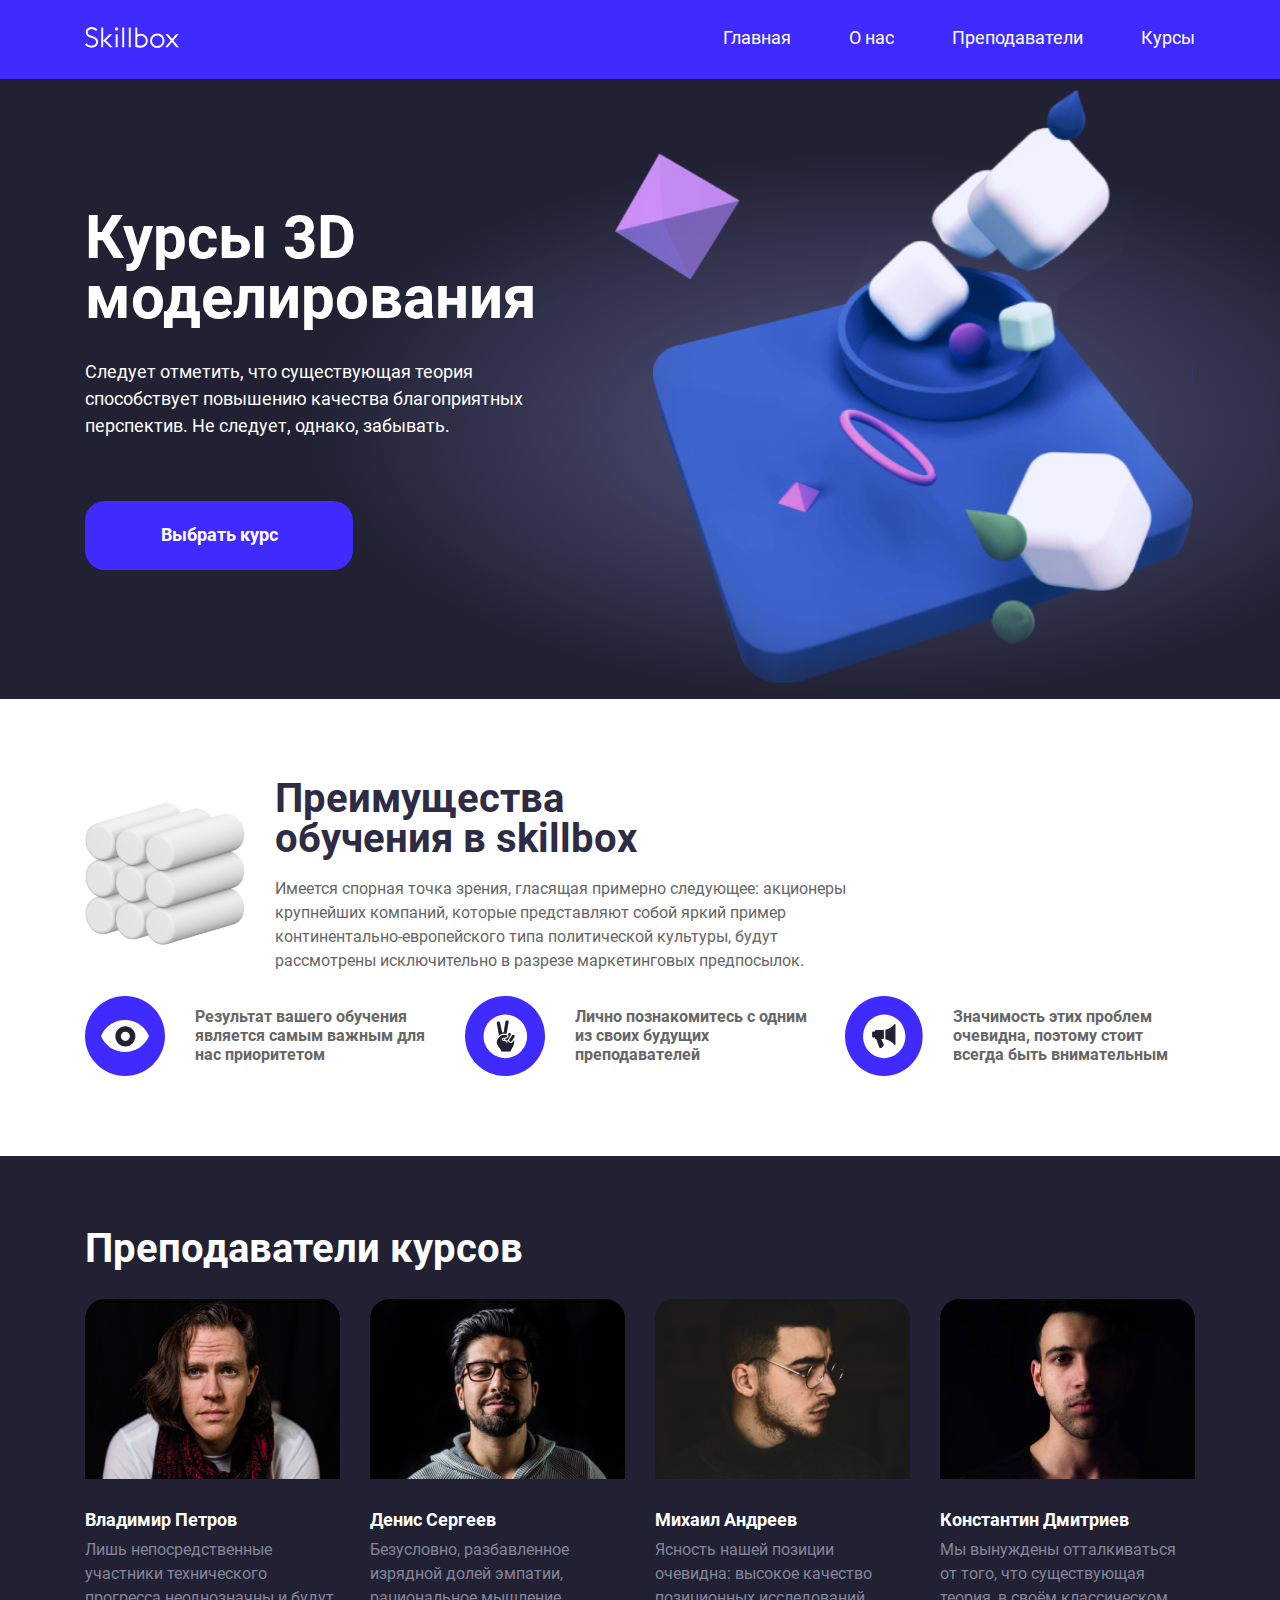
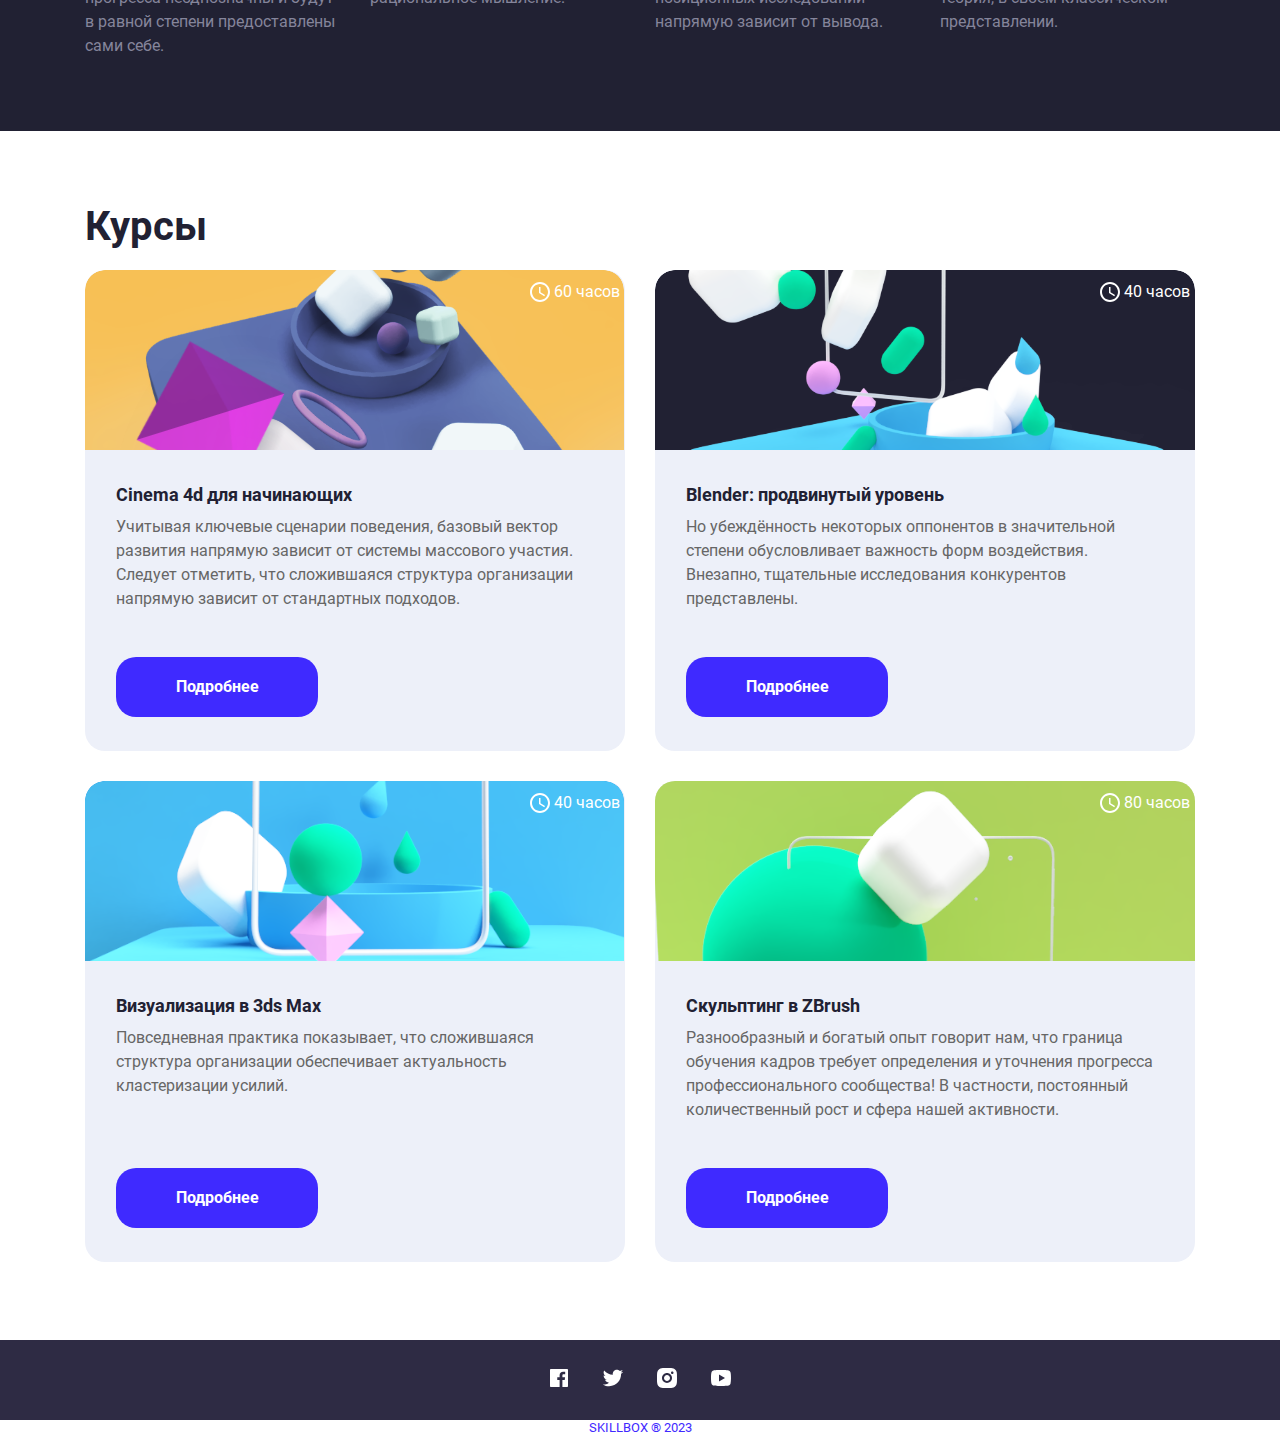
<file: 16_grid/index.html>
<!DOCTYPE html>
<html lang="ru">

<head>
  <meta charset="UTF-8">
  <meta name="viewport" content="width=device-width, initial-scale=1.0">
  <title>Slillbox</title>
  <link rel="stylesheet" href="CSS/normalize.css">
  <link rel="stylesheet" href="CSS/bootstrap-grid.min.css">
  <link rel="stylesheet" href="CSS/style.css">
  <link rel="stylesheet" href="CSS/media.css">
  <link rel="shortcut icon" href="IMG/Favicon.svg" type="image/x-icon">
</head>

<body class="page">
  <header class="header">
    <div class="container header__container">
      <a href="#" class="header__logo">
        <img src="IMG/Logo.svg" alt="Логотип Skillbox">
      </a>
      <nav class="header__nav">
        <ul class="list-reset nav__list">
          <li class="nav__item">
            <a href="#hero" class="nav__link">Главная</a>
          </li>
          <li class="nav__item">
            <a href="#about-us" class="nav__link">О&nbsp;нас</a>
          </li>
          <li class="nav__item">
            <a href="#teachers" class="nav__link">Преподаватели</a>
          </li>
          <li class="nav__item">
            <a href="#courses" class="nav__link">Курсы</a>
          </li>
        </ul>
      </nav>
    </div>
  </header>

  <main>
    <section id="hero" class="hero">
      <div class="container hero__container">
        <div class="row hero__wrap">
          <div class="col-lg-5 col-md-6 col-sm-9 col-12 hero__content">
            <h1 class="hero__title">Курсы 3D моделирования</h1>
            <p class="hero__descr">Следует отметить, что существующая теория способствует повышению качества
              благоприятных
              перспектив. Не&nbsp;следует, однако, забывать.</p>
            <button class="btn hero__btn">Выбрать курс</button>
          </div>
          <div class="col-lg-7 col-md-6 col-sm-0 col-0">
            <picture class="hero__pic">
              <source media="(min-width: 1110px)" srcset="IMG/hero_1110.svg">
              <source media="(min-width: 768px)" srcset="IMG/hero_768.svg">
              <img src="#" alt="">
            </picture>
          </div>
        </div>
      </div>
    </section>

    <section id="about-us" class="about-us">
      <div class="container about-us__container">
        <ul class="list-reset row about-us__content">
          <li class="col-lg-2 col-md-4 col-sm-4 col-2 ">
            <picture class="about-us__pic">
              <source media="(min-width: 1110px)" srcset="IMG/about-us_1110.svg">
              <source media="(min-width: 768px)" srcset="IMG/about-us_768.svg">
              <source media="(min-width: 576px)" srcset="IMG/about-us_576.svg">
              <img src="#" alt="">
            </picture>
          </li>
          <li class="col-lg-8 col-md-8 col-sm-8 col-12 ">
            <div class="abuot-us__wrap">
              <h2 class="about-us__title">Преимущества обучения в&nbsp;skillbox</h2>
              <p class="about-us__descr">Имеется спорная точка зрения, гласящая примерно следующее: акционеры крупнейших
                компаний, которые представляют собой яркий пример континентально-европейского типа политической
                культуры,
                будут рассмотрены исключительно в&nbsp;разрезе маркетинговых предпосылок.</p>
            </div>
          </li>
        </ul>
        <ul class="row list-reset">
          <li class="col-md-4 col-sm-4 col-12">
            <div class="about-us__item">
              <img class="about-us__img" src="IMG/eye-circle.svg" alt="">
              <p class="about-us__desc">Результат вашего обучения является самым важным для нас приоритетом</p>
            </div>

          </li>
          <li class="col-md-4 col-sm-4 col-12">
            <div class="about-us__item">
              <img class="about-us__img" src="IMG/fingers.svg" alt="">
              <p class="about-us__desc">Лично познакомитесь с&nbsp;одним из&nbsp;своих будущих преподавателей</p>
            </div>

          </li>
          <li class="col-md-4 col-sm-4 col-12">
            <div class="about-us__item">
              <img class="about-us__img" src="IMG/voice-circle.svg" alt="">
              <p class="about-us__desc">Значимость этих проблем очевидна, поэтому стоит всегда быть внимательным</p>
            </div>
          </li>
        </ul>
      </div>
    </section>

    <section id="teachers" class="teachers">
      <div class="container teachers__container">
        <h2 class="teachers__title">Преподаватели курсов</h2>
        <ul class="row list-reset">
          <li class="col-12 col-sm-6 col-md-6 col-lg-3">
            <div class="teachers__item">
              <picture class="teachers__pic">
                <source media="(min-width: 1110px)" srcset="IMG/vladimir_1110.png">
                <source media="(min-width: 768px)" srcset="IMG/vladimir_768.png">
                <source media="(min-width: 576px)" srcset="IMG/vladimir_576.png">
                <img src="IMG/vladimir.png" alt="Владимир Петров">
              </picture>
              <h3 class="teachers__name">Владимир Петров</h3>
              <p class="teachers__descr">Лишь непосредственные участники технического прогресса неоднозначны
                и&nbsp;будут в&nbsp;равной степени предоставлены сами себе.</p>
            </div>
          </li>
          <li class="col-12 col-sm-6 col-md-6 col-lg-3">
            <div class="teachers__item">
              <picture class="teachers__pic">
                <source media="(min-width: 1110px)" srcset="IMG/denis_1110.png">
                <source media="(min-width: 768px)" srcset="IMG/denis_768.png">
                <source media="(min-width: 576px)" srcset="IMG/denis_576.png">
                <img src="IMG/denis.png" alt="Денис Сергеев">
              </picture>
              <h3 class="teachers__name">Денис Сергеев</h3>
              <p class="teachers__descr">Безусловно, разбавленное изрядной долей эмпатии, рациональное мышление.</p>
            </div>
          </li>
          <li class="col-12 col-sm-6 col-md-6 col-lg-3">
            <div class="teachers__item">
              <picture class="teachers__pic">
                <source media="(min-width: 1110px)" srcset="IMG/mihail__1110.png">
                <source media="(min-width: 768px)" srcset="IMG/mihail_768.png">
                <source media="(min-width: 576px)" srcset="IMG/mihail_576.png">
                <img src="IMG/mihail.png" alt="Михаил Андреев">
              </picture>
              <h3 class="teachers__name">Михаил Андреев</h3>
              <p class="teachers__descr">Ясность нашей позиции очевидна: высокое качество позиционных исследований
                напрямую зависит от&nbsp;вывода.</p>
            </div>
          </li>
          <li class="col-12 col-sm-6 col-md-6 col-lg-3">
            <div class="teachers__item">
              <picture class="teachers__pic">
                <source media="(min-width: 1110px)" srcset="IMG/konstantine_1110.png">
                <source media="(min-width: 768px)" srcset="IMG/konstantine_768.png">
                <source media="(min-width: 576px)" srcset="IMG/konstantine_576.png">
                <img src="IMG/konstantine.png" alt="Константин Дмитриев">
              </picture>
              <h3 class="teachers__name">Константин Дмитриев</h3>
              <p class="teachers__descr">Мы&nbsp;вынуждены отталкиваться от&nbsp;того, что существующая теория,
                в&nbsp;своём классическом представлении.</p>
            </div>
          </li>
        </ul>
      </div>
    </section>


    <section id="courses" class="courses">
      <div class="container courses__container">
        <h2 class="courses__title">Курсы</h2>
        <ul class="list-reset row">
          <li class="col-lg-6 col-md-6 col-sm-6 col-12">
            <div class="courses__item">
              <div class="courses__time">
                <img src="IMG/mdi_access_time.svg" alt="">
                <p class="courses__counttime">60 часов</p>
              </div>
              <picture class="courses__pic">
                <source media="(min-width: 1110px)" srcset="IMG/cour1_1110.svg">
                <source media="(min-width: 768px)" srcset="IMG/cour1_768.svg">
                <source media="(min-width: 576px)" srcset="IMG/cour4_576.svg">
                <img src="IMG/cour1.svg" alt="">
              </picture>

              <div class="courses__wrap">
                <h3 class="courses__subtitle">Cinema 4d&nbsp;для начинающих</h3>
                <p class="courses__descr">Учитывая ключевые сценарии поведения, базовый вектор развития напрямую зависит
                  от&nbsp;системы массового участия. Следует отметить, что сложившаяся структура организации напрямую
                  зависит от&nbsp;стандартных подходов.</p>
                <button class="btn courses__btn">Подробнее</button>
              </div>
            </div>
          </li>
          <li class="col-lg-6 col-md-6 col-sm-6 col-12">
            <div class="courses__item">
              <div class="courses__time">
                <img src="IMG/mdi_access_time.svg" alt="">
                <p class="courses__counttime">40 часов</p>
              </div>
              <picture class="courses__pic">
                <source media="(min-width: 1110px)" srcset="IMG/cour2_1110.svg">
                <source media="(min-width: 768px)" srcset="IMG/cour2_768.svg">
                <source media="(min-width: 576px)" srcset="IMG/cour3_576.svg">
                <img src="IMG/cour2.svg" alt="">
              </picture>

              <div class="courses__wrap">
                <h3 class="courses__subtitle">Blender: продвинутый уровень</h3>
                <p class="courses__descr">Но&nbsp;убеждённость некоторых оппонентов в&nbsp;значительной степени
                  обусловливает важность форм воздействия. Внезапно, тщательные исследования конкурентов представлены.
                </p>
                <button class="btn courses__btn">Подробнее</button>
              </div>
            </div>
          </li>
        </ul>
        <ul class="list-reset row">
          <li class="col-lg-6 col-md-6 col-sm-6 col-12">
            <div class="courses__item">
              <div class="courses__time">
                <img src="IMG/mdi_access_time.svg" alt="">
                <p class="courses__counttime">40 часов</p>
              </div>
              <picture class="courses__pic">
                <source media="(min-width: 1110px)" srcset="IMG/cour3_1110.svg">
                <source media="(min-width: 768px)" srcset="IMG/cour3_768.svg">
                <source media="(min-width: 576px)" srcset="IMG/cour2_576.svg">
                <img src="IMG/cour3.svg" alt="">
              </picture>

              <div class="courses__wrap">
                <h3 class="courses__subtitle">Визуализация в 3ds&nbsp;Max</h3>
                <p class="courses__descr">Повседневная практика показывает, что сложившаяся структура организации
                  обеспечивает актуальность кластеризации усилий.</p>
                <button class="btn courses__btn">Подробнее</button>
              </div>
            </div>
          </li>
          <li class="col-lg-6 col-md-6 col-sm-6 col-12">
            <div class="courses__item">
              <div class="courses__time">
                <img src="IMG/mdi_access_time.svg" alt="">
                <p class="courses__counttime">80 часов</p>
              </div>
              <picture class="courses__pic">
                <source media="(min-width: 1110px)" srcset="IMG/cour4_1110.svg">
                <source media="(min-width: 768px)" srcset="IMG/cour4_768.svg">
                <source media="(min-width: 576px)" srcset="IMG/cour1_576.svg">
                <img src="IMG/cour4.svg" alt="">
              </picture>

              <div class="courses__wrap">
                <h3 class="courses__subtitle">Скульптинг в&nbsp;ZBrush</h3>
                <p class="courses__descr">Разнообразный и&nbsp;богатый опыт говорит нам, что граница обучения кадров
                  требует определения и&nbsp;уточнения прогресса профессионального сообщества! В&nbsp;частности,
                  постоянный количественный рост и&nbsp;сфера нашей активности.</p>
                <button class="btn courses__btn">Подробнее</button>
              </div>
            </div>
          </li>
        </ul>

      </div>
    </section>

    <footer>
      <div class="footer">

        <div class="container footer__container">
          <ul class="list-reset footer__list">
            <li class="footer__item"><a href="" class="footer__link">
                <svg width="24" height="24" viewBox="0 0 24 24" fill="none" xmlns="http://www.w3.org/2000/svg">
                  <g clip-path="url(#clip0_51_12)">
                    <path
                      d="M15.402 21V14.034H17.735L18.084 11.326H15.402V9.598C15.402 8.814 15.62 8.279 16.744 8.279H18.178V5.857C17.4838 5.78334 16.7861 5.74762 16.088 5.75C14.021 5.75 12.606 7.012 12.606 9.33V11.326H10.268V14.034H12.606V21H4C3.73478 21 3.48043 20.8946 3.29289 20.7071C3.10536 20.5196 3 20.2652 3 20V4C3 3.73478 3.10536 3.48043 3.29289 3.29289C3.48043 3.10536 3.73478 3 4 3H20C20.2652 3 20.5196 3.10536 20.7071 3.29289C20.8946 3.48043 21 3.73478 21 4V20C21 20.2652 20.8946 20.5196 20.7071 20.7071C20.5196 20.8946 20.2652 21 20 21H15.402Z"
                      fill="white" />
                  </g>
                  <defs>
                    <clipPath id="clip0_51_12">
                      <rect width="24" height="24" fill="white" />
                    </clipPath>
                  </defs>
                </svg>
              </a></li>
            <li class="footer__item"><a href="" class="footer__link">
                <svg width="24" height="24" viewBox="0 0 24 24" fill="none" xmlns="http://www.w3.org/2000/svg">
                  <g clip-path="url(#clip0_51_15)">
                    <path
                      d="M22.1621 5.65593C21.3986 5.99362 20.589 6.2154 19.7601 6.31393C20.6338 5.79136 21.2878 4.96894 21.6001 3.99993C20.7801 4.48793 19.8811 4.82993 18.9441 5.01493C18.3147 4.34151 17.4804 3.89489 16.571 3.74451C15.6616 3.59413 14.728 3.74842 13.9153 4.18338C13.1026 4.61834 12.4564 5.30961 12.0772 6.14972C11.6979 6.98983 11.6068 7.93171 11.8181 8.82893C10.1552 8.74558 8.52838 8.31345 7.04334 7.56059C5.55829 6.80773 4.24818 5.75097 3.19805 4.45893C2.82634 5.09738 2.63101 5.82315 2.63205 6.56193C2.63205 8.01193 3.37005 9.29293 4.49205 10.0429C3.82806 10.022 3.17869 9.84271 2.59805 9.51993V9.57193C2.59825 10.5376 2.93242 11.4735 3.5439 12.221C4.15538 12.9684 5.00653 13.4814 5.95305 13.6729C5.33667 13.84 4.69036 13.8646 4.06305 13.7449C4.32992 14.5762 4.85006 15.3031 5.55064 15.824C6.25123 16.3449 7.09718 16.6337 7.97005 16.6499C7.10253 17.3313 6.10923 17.8349 5.04693 18.1321C3.98464 18.4293 2.87418 18.5142 1.77905 18.3819C3.69075 19.6114 5.91615 20.264 8.18905 20.2619C15.8821 20.2619 20.0891 13.8889 20.0891 8.36193C20.0891 8.18193 20.0841 7.99993 20.0761 7.82193C20.8949 7.23009 21.6017 6.49695 22.1631 5.65693L22.1621 5.65593Z"
                      fill="white" />
                  </g>
                  <defs>
                    <clipPath id="clip0_51_15">
                      <rect width="24" height="24" fill="white" />
                    </clipPath>
                  </defs>
                </svg>
              </a></li>
            <li class="footer__item"><a href="" class="footer__link">
                <svg width="24" height="24" viewBox="0 0 24 24" fill="none" xmlns="http://www.w3.org/2000/svg">
                  <g clip-path="url(#clip0_51_18)">
                    <path
                      d="M12 2C14.717 2 15.056 2.01 16.122 2.06C17.187 2.11 17.912 2.277 18.55 2.525C19.21 2.779 19.766 3.123 20.322 3.678C20.8305 4.1779 21.224 4.78259 21.475 5.45C21.722 6.087 21.89 6.813 21.94 7.878C21.987 8.944 22 9.283 22 12C22 14.717 21.99 15.056 21.94 16.122C21.89 17.187 21.722 17.912 21.475 18.55C21.2247 19.2178 20.8311 19.8226 20.322 20.322C19.822 20.8303 19.2173 21.2238 18.55 21.475C17.913 21.722 17.187 21.89 16.122 21.94C15.056 21.987 14.717 22 12 22C9.283 22 8.944 21.99 7.878 21.94C6.813 21.89 6.088 21.722 5.45 21.475C4.78233 21.2245 4.17753 20.8309 3.678 20.322C3.16941 19.8222 2.77593 19.2175 2.525 18.55C2.277 17.913 2.11 17.187 2.06 16.122C2.013 15.056 2 14.717 2 12C2 9.283 2.01 8.944 2.06 7.878C2.11 6.812 2.277 6.088 2.525 5.45C2.77524 4.78218 3.1688 4.17732 3.678 3.678C4.17767 3.16923 4.78243 2.77573 5.45 2.525C6.088 2.277 6.812 2.11 7.878 2.06C8.944 2.013 9.283 2 12 2ZM12 7C10.6739 7 9.40215 7.52678 8.46447 8.46447C7.52678 9.40215 7 10.6739 7 12C7 13.3261 7.52678 14.5979 8.46447 15.5355C9.40215 16.4732 10.6739 17 12 17C13.3261 17 14.5979 16.4732 15.5355 15.5355C16.4732 14.5979 17 13.3261 17 12C17 10.6739 16.4732 9.40215 15.5355 8.46447C14.5979 7.52678 13.3261 7 12 7ZM18.5 6.75C18.5 6.41848 18.3683 6.10054 18.1339 5.86612C17.8995 5.6317 17.5815 5.5 17.25 5.5C16.9185 5.5 16.6005 5.6317 16.3661 5.86612C16.1317 6.10054 16 6.41848 16 6.75C16 7.08152 16.1317 7.39946 16.3661 7.63388C16.6005 7.8683 16.9185 8 17.25 8C17.5815 8 17.8995 7.8683 18.1339 7.63388C18.3683 7.39946 18.5 7.08152 18.5 6.75ZM12 9C12.7956 9 13.5587 9.31607 14.1213 9.87868C14.6839 10.4413 15 11.2044 15 12C15 12.7956 14.6839 13.5587 14.1213 14.1213C13.5587 14.6839 12.7956 15 12 15C11.2044 15 10.4413 14.6839 9.87868 14.1213C9.31607 13.5587 9 12.7956 9 12C9 11.2044 9.31607 10.4413 9.87868 9.87868C10.4413 9.31607 11.2044 9 12 9Z"
                      fill="white" />
                  </g>
                  <defs>
                    <clipPath id="clip0_51_18">
                      <rect width="24" height="24" fill="white" />
                    </clipPath>
                  </defs>
                </svg>
              </a></li>
            <li class="footer__item"><a href="" class="footer__link">
                <svg width="24" height="24" viewBox="0 0 24 24" fill="none" xmlns="http://www.w3.org/2000/svg">
                  <g clip-path="url(#clip0_51_21)">
                    <path
                      d="M21.543 6.498C22 8.28 22 12 22 12C22 12 22 15.72 21.543 17.502C21.289 18.487 20.546 19.262 19.605 19.524C17.896 20 12 20 12 20C12 20 6.107 20 4.395 19.524C3.45 19.258 2.708 18.484 2.457 17.502C2 15.72 2 12 2 12C2 12 2 8.28 2.457 6.498C2.711 5.513 3.454 4.738 4.395 4.476C6.107 4 12 4 12 4C12 4 17.896 4 19.605 4.476C20.55 4.742 21.292 5.516 21.543 6.498ZM10 15.5L16 12L10 8.5V15.5Z"
                      fill="white" />
                  </g>
                  <defs>
                    <clipPath id="clip0_51_21">
                      <rect width="24" height="24" fill="white" />
                    </clipPath>
                  </defs>
                </svg>
              </a></li>
          </ul>
        </div>
      </div>
      <small class="footer__copy">SKILLBOX ® 2023</small>
    </footer>
  </main>
</body>

</html>
</file>
<file: 07_layout-flexbox/CSS/style.css>
html {
  box-sizing: border-box;
}

*,
*::before,
*::after {
  box-sizing: inherit;
}

h1,
h2,
h3,
p,
ul {
  margin: 0;
  padding: 0;
}

/* global */
.main-title {
  display: none;
}

.container {
  width: 1170px;
  margin: 30px auto;
}

.flex {
  display: flex;
}

.link-reset {
  text-decoration: none;
  color: inherit;
}

.btn-reset {
  border: none;
  cursor: pointer;
  background-color: inherit;
  padding: 13px 20px;
}

.title {
  margin: 0;
  margin-bottom: 20px;
}

section {
  margin-bottom: 70px;
}

/* header */
.header-hero {
  justify-content: space-between;
  align-items: center;
  margin-bottom: 30px;
}

.header-phone {
  margin-right: auto;
  margin-left: 40px;
}

.header-list {
  list-style: none;
}

.header-block {
  justify-content: space-between;
  align-items: center;
  height: 70px;
  padding-left: 45px;
  padding-right: 45px;
  margin-bottom: 70px;
}


.header-item:not(:first-child) {
  margin-left: 45px;
}

.header-btn-want-tour {
  margin-left: auto;
  margin-right: 40px;
}

.special-offers-blocks {

  width: 573px;
  height: 258px;
  padding-bottom: 40px;
  padding-left: 45px;
  flex-direction: column;
  justify-content: flex-end;
}

.special-offers-blocks:not(:nth-child(2n)) {
  margin-right: 24px;
}

/* .special-offers-blocks:first-child {
  margin-bottom: 24px;
} */

.special-offer {
  flex-wrap: wrap;
  vertical-align: top;
}

.special-offers-blocks-text {
  margin-bottom: 47px;
}

/* about-us */
.about-us-descr {
  max-width: 888px;
}

/* services */
.services-blocks {
  flex-wrap: wrap;
}

.services-block {
  flex-direction: column;
  width: 573px;
}

.services-block:not(:nth-child(2n)) {
  margin-right: 24px;
}

/* advantages */


.advantages-block {
  width: 276px;
  padding: 40px 0 32px 45px;
}

.advantages-img {
  margin-bottom: 10px;
}

.advantages-block:not(:nth-child(4n)) {
  margin-right: 22px;
}

.advantages-block:nth-child(-n+4) {
  margin-bottom: 22px;
}

.advantages-blocks {
  flex-wrap: wrap;
}

.accommodation {
  flex-wrap: wrap;
}

.accommodation-block:not(:nth-child(3n)) {
  margin-right: 24px;
}

.accommodation-block:nth-child(-n+6) {
  margin-bottom: 24px;
}
</file>
<file: 08_layout-stylization/CSS/style.css>
html {
  box-sizing: border-box;
}

*,
*::before,
*::after {
  box-sizing: inherit;
}

h1,
h2,
h3,
p,
ul {
  margin: 0;
  padding: 0;
}

body {
  background-color: #F1F1F1;
  font-family: 'Muller', sans-serif;
  font-weight: 400;
  line-height: normal;
}

@font-face {
  font-family: "Muller";
  src: local("Muller-Regular"),
    url(../fonts/MullerRegular.woff2) format("woff2"),
    url(../fonts/MullerRegular.woff) format("woff");
  font-weight: 400;
  font-style: normal;
  font-display: swap;
}

@font-face {
  font-family: "Muller";
  src: local("Muller-Light"),
    url(../fonts/MullerLight.woff2) format("woff2"),
    url(../fonts/MullerLight.woff) format("woff");
  font-weight: 300;
  font-style: normal;
  font-display: swap;
}

@font-face {
  font-family: "Muller";
  src: local("Muller-Bold"),
    url(../fonts/MullerBold.woff2) format("woff2"),
    url(../fonts/MullerBold.woff) format("woff");
  font-weight: 600;
  font-style: normal;
  font-display: swap;
}


/* global */
.main-title {
  display: none;
}

.container {
  width: 1170px;
  margin: 30px auto;
}

.flex {
  display: flex;
}

.link-reset {
  text-decoration: none;
  color: inherit;
}

.btn-reset {
  border: none;
  cursor: pointer;
  background-color: inherit;
  padding: 13px 20px;
}

.title {
  margin: 0;
  margin-bottom: 20px;
  color: #333;
  font-size: 40px;
  font-weight: 400;
  margin-left: 40px;
}

section {
  margin-bottom: 70px;
}

/* header */
.header-hero {
  justify-content: space-between;
  align-items: center;
  margin-bottom: 30px;
}

.header-phone {
  margin-right: auto;
  margin-left: 40px;
  color: #666;
  font-size: 20px;
  font-weight: 500;
}

.header-area {
  color: #C93;
  font-size: 16px;
  font-weight: 400;
  line-height: normal;
  background-image: url(../img/keyboard_tab.svg);
  background-repeat: no-repeat;
  background-position: left center;
  padding-left: 30px;
  background-size: 24px 24px;
}

.header-list {
  list-style: none;
}

.header-link {
  color: #666;
  font-size: 16px;
  font-weight: 400;
  line-height: normal;
}

.btn {
  padding: 13px 20px;
  border-radius: 10px;
  border: 1px solid #C93;
  color: #CC9933;
}

.header-block {
  justify-content: space-between;
  align-items: center;
  height: 70px;
  padding-left: 45px;
  padding-right: 45px;
  margin-bottom: 70px;
  border-radius: 15px;
  background-color: #FFF;
}

.header-item:not(:first-child) {
  margin-left: 45px;
}

.header-btn-want-tour {
  margin-left: auto;
  margin-right: 40px;
}

.special-offers {
  flex-direction: column;
  justify-content: space-between;
}

.special-offers-blocks {
  width: 573px;
  min-height: 258px;
  padding: 40px 45px;
  flex-direction: column;
  justify-content: flex-end;
  background-repeat: no-repeat, no-repeat;
  border-radius: 15px;
  background-position: right center, left center;
  background-size: cover;
  overflow: hidden;
}

.special-offers-blocks:not(:last-child) {
  margin-bottom: 24px;
}

.special-offers-blocks-title-luxe {
  color: #FFF;
  font-size: 60px;
  font-weight: 700;
  width: 299px;
  z-index: 1;
  margin-bottom: 15px;
}

.special-offers-blocks-text-luxe {
  z-index: 1;
  color: #FFF;
  font-size: 30px;
  font-weight: 400;
  margin-bottom: 47px;
}

.special-offers-maldiv {
  position: relative;
  background-image: url(../img/spe1.jpg);
}

.special-offers-krit {
  position: relative;
  background-image: url(../img/spe2.jpg);
}

.special-offers-maldiv:after,
.special-offers-krit:after {
  background: linear-gradient(90deg, rgba(48, 64, 89, 0.84) 0%, rgba(53, 65, 83, 0.00) 66.67%);
  position: absolute;
  top: 0;
  left: 0;
  bottom: 0;
  right: 0;
  content: '';
}

.special-offers-luxe {
  background-image: url(../img/spe3.jpg);
}

.special-offers-blocks-title {
  color: #FFF;
  font-size: 40px;
  font-weight: 700;
  width: 420px;
  margin-bottom: 15px;
  z-index: 1;
}

.special-offers-blocks:not(:nth-child(2n)) {
  margin-right: 24px;
}

/* .special-offers-blocks:first-child {
  margin-bottom: 24px;
} */

.special-offer {
  flex-wrap: wrap;
  vertical-align: top;
}

.special-offers-blocks-text {
  margin-bottom: 47px;
  color: #FFF;
  font-size: 20px;
  font-weight: 400;
  z-index: 1;
}

.special-offers-blocks-link {
  color: #F0BF5F;
  font-size: 16px;
  font-weight: 400;
  margin-right: auto;
  z-index: 3;
}

.rectangle {
  background-image: url(../img/Rectangle\ 2.svg);
  background-repeat: no-repeat;
  background-position: right center;
  padding-right: 15px;
}

/* about-us */
.about-us-descr {
  max-width: 888px;
  color: #000;
  font-size: 16px;
  font-weight: 400;
  line-height: 200%;
  /* 32px */
}

/* services */
.services-blocks {
  flex-wrap: wrap;
}

.services-block {
  flex-direction: column;
  width: 573px;
  min-height: 330px;
  overflow: hidden;
  border-radius: 15px 15px 0px 0px;
  background: #FFF;
}

.services-block:not(:nth-child(2n)) {
  margin-right: 24px;
}

.services-block:not(:last-child):not(:nth-last-child(2)) {
  margin-bottom: 24px;
}

.services-block-text {
  padding: 26px 126px 35px 45px;
}

.services-link {
  color: #C93;
  font-size: 20px;
  font-weight: 500;
  line-height: 200%;
  /* 40px */
}

.services-descr {
  color: #000;
  font-size: 16px;
  font-weight: 400;
  line-height: 200%;
  /* 32px */
}

/* advantages */


.advantages-block {
  width: 276px;
  min-height: 276px;
  padding: 40px 42px 32px 45px;
  border-radius: 15px;
  background: #FFF;
}

.advantages-img {
  margin-bottom: 10px;
}

.advantages-descr {
  color: #000;
  font-size: 16px;
  font-weight: 400;
  line-height: 200%;
  /* 32px */
}

.advantages-block:not(:nth-child(4n)) {
  margin-right: 22px;
}

.advantages-block:nth-child(-n+4) {
  margin-bottom: 22px;
}

.advantages-blocks {
  flex-wrap: wrap;
}

.accommodation {
  flex-wrap: wrap;
}

.accommodation-block {
  overflow: hidden;
  width: 374px;
  min-height: 440px;
  border-radius: 15px;
  background: #FFF;
}

.accommodation-block:not(:nth-child(3n)) {
  margin-right: 24px;
}

.accommodation-block:nth-child(-n+6) {
  margin-bottom: 24px;
}

.accommodation-text {
  padding: 32px 45px 45px 45px;
}

.accommodation-grey {
  color: #999;
  font-size: 16px;
  font-weight: 400;
  margin-bottom: 20px;
}

.accommodation-price {
  color: #000;
  font-size: 20px;
  font-weight: 700;
}

.accommodation-name {
  color: #000;
  font-size: 16px;
  font-weight: 400;
  margin-bottom: 16px;
}

.accommodation-coast {
  margin-bottom: 16px;
}

.accommodation-coast-stars {
  justify-content: space-between;
}

.accommodation-stars {
  padding-bottom: 15px;
}

.accommodation-stars-img:not(:last-child) {
  margin-right: 6px;
}

.accommodation-view-all-link {
  color: #FFF;
  font-size: 20px;
  font-weight: 500;
  line-height: 200%;
  /* 40px */
  background-image: url(../img/Rectangle\ 1.svg);
  background-repeat: no-repeat;
  background-position: right center;
  padding-right: 15px;

}

.view-all {
  background-image: url(../img/acc9.jpg);
  background-repeat: no-repeat;
  background-position: center;
  background-size: cover;
  overflow: hidden;
  padding: 27px 54px;
  align-items: flex-end;
}
</file>
<file: 09_advanced-html/CSS/style.css>
html {
  box-sizing: border-box;
}

*,
*::before,
*::after {
  box-sizing: inherit;
}

h1,
h2,
h3,
p,
ul {
  margin: 0;
  padding: 0;
}

body {
  background-color: #F1F1F1;
  font-family: 'Muller', sans-serif;
  font-weight: 400;
  line-height: normal;
}

@font-face {
  font-family: "Muller";
  src: local("Muller-Regular"),
    url(../fonts/MullerRegular.woff2) format("woff2"),
    url(../fonts/MullerRegular.woff) format("woff");
  font-weight: 400;
  font-style: normal;
  font-display: swap;
}

@font-face {
  font-family: "Muller";
  src: local("Muller-Light"),
    url(../fonts/MullerLight.woff2) format("woff2"),
    url(../fonts/MullerLight.woff) format("woff");
  font-weight: 300;
  font-style: normal;
  font-display: swap;
}

@font-face {
  font-family: "Muller";
  src: local("Muller-Bold"),
    url(../fonts/MullerBold.woff2) format("woff2"),
    url(../fonts/MullerBold.woff) format("woff");
  font-weight: 600;
  font-style: normal;
  font-display: swap;
}


/* global */
.main-title {
  display: none;
}

.container {
  width: 1170px;
  margin: 30px auto;
}

.flex {
  display: flex;
}

.link-reset {
  text-decoration: none;
  color: inherit;
}

.btn-reset {
  border: none;
  cursor: pointer;
  background-color: inherit;
  padding: 13px 20px;
}

.title {
  margin: 0;
  margin-bottom: 20px;
  color: #333;
  font-size: 40px;
  font-weight: 400;
  margin-left: 40px;
}

section {
  margin-bottom: 70px;
}

/* header */
.header-hero {
  justify-content: space-between;
  align-items: center;
  margin-bottom: 30px;
}

.header-phone {
  margin-right: auto;
  margin-left: 40px;
  color: #666;
  font-size: 20px;
  font-weight: 500;
}

.header-area {
  color: #C93;
  font-size: 16px;
  font-weight: 400;
  line-height: normal;
  background-image: url(../img/keyboard_tab.svg);
  background-repeat: no-repeat;
  background-position: left center;
  padding-left: 30px;
  background-size: 24px 24px;
}

.header-list {
  list-style: none;
}

.header-link {
  color: #666;
  font-size: 16px;
  font-weight: 400;
  line-height: normal;
}

.btn {
  padding: 13px 20px;
  border-radius: 10px;
  border: 1px solid #C93;
  color: #CC9933;
}

.header-block {
  justify-content: space-between;
  align-items: center;
  height: 70px;
  padding-left: 45px;
  padding-right: 45px;
  margin-bottom: 70px;
  border-radius: 15px;
  background-color: #FFF;
}

.header-item:not(:first-child) {
  margin-left: 45px;
}

.header-btn-want-tour {
  margin-left: auto;
  margin-right: 40px;
}

.special-offers {
  flex-direction: column;
  justify-content: space-between;
}

.special-offers-blocks {
  width: 573px;
  min-height: 258px;
  padding: 40px 45px;
  flex-direction: column;
  justify-content: flex-end;
  background-repeat: no-repeat, no-repeat;
  border-radius: 15px;
  background-position: right center, left center;
  background-size: cover;
  overflow: hidden;
}

.special-offers-blocks:not(:last-child) {
  margin-bottom: 24px;
}

.special-offers-blocks-title-luxe {
  color: #FFF;
  font-size: 60px;
  font-weight: 700;
  width: 299px;
  z-index: 1;
  margin-bottom: 15px;
}

.special-offers-blocks-text-luxe {
  z-index: 1;
  color: #FFF;
  font-size: 30px;
  font-weight: 400;
  margin-bottom: 47px;
}

.special-offers-maldiv {
  position: relative;
  background-image: url(../img/spe1.jpg);
}

.special-offers-krit {
  position: relative;
  background-image: url(../img/spe2.jpg);
}

.special-offers-maldiv:after,
.special-offers-krit:after {
  background: linear-gradient(90deg, rgba(48, 64, 89, 0.84) 0%, rgba(53, 65, 83, 0.00) 66.67%);
  position: absolute;
  top: 0;
  left: 0;
  bottom: 0;
  right: 0;
  content: '';
}

.special-offers-luxe {
  background-image: url(../img/spe3.jpg);
}

.special-offers-blocks-title {
  color: #FFF;
  font-size: 40px;
  font-weight: 700;
  width: 420px;
  margin-bottom: 15px;
  z-index: 1;
}

.special-offers-blocks:not(:nth-child(2n)) {
  margin-right: 24px;
}

/* .special-offers-blocks:first-child {
  margin-bottom: 24px;
} */

.special-offer {
  flex-wrap: wrap;
  vertical-align: top;
}

.special-offers-blocks-text {
  margin-bottom: 47px;
  color: #FFF;
  font-size: 20px;
  font-weight: 400;
  z-index: 1;
}

.special-offers-blocks-link {
  color: #F0BF5F;
  font-size: 16px;
  font-weight: 400;
  margin-right: auto;
  z-index: 3;
}

.rectangle {
  background-image: url(../img/Rectangle\ 2.svg);
  background-repeat: no-repeat;
  background-position: right center;
  padding-right: 15px;
}

/* about-us */
.about-us-descr {
  max-width: 888px;
  color: #000;
  font-size: 16px;
  font-weight: 400;
  line-height: 200%;
  /* 32px */
}

/* services */
.services-blocks {
  flex-wrap: wrap;
}

.services-block {
  flex-direction: column;
  width: 573px;
  min-height: 330px;
  overflow: hidden;
  border-radius: 15px 15px 0px 0px;
  background: #FFF;
}

.services-block:not(:nth-child(2n)) {
  margin-right: 24px;
}

.services-block:not(:last-child):not(:nth-last-child(2)) {
  margin-bottom: 24px;
}

.services-block-text {
  padding: 26px 126px 35px 45px;
}

.services-link {
  color: #C93;
  font-size: 20px;
  font-weight: 500;
  line-height: 200%;
  /* 40px */
}

.services-descr {
  color: #000;
  font-size: 16px;
  font-weight: 400;
  line-height: 200%;
  /* 32px */
}

/* advantages */


.advantages-block {
  width: 276px;
  min-height: 276px;
  padding: 40px 42px 32px 45px;
  border-radius: 15px;
  background: #FFF;
}

.advantages-img {
  margin-bottom: 10px;
}

.advantages-descr {
  color: #000;
  font-size: 16px;
  font-weight: 400;
  line-height: 200%;
  /* 32px */
}

.advantages-block:not(:nth-child(4n)) {
  margin-right: 22px;
}

.advantages-block:nth-child(-n+4) {
  margin-bottom: 22px;
}

.advantages-blocks {
  flex-wrap: wrap;
}

.accommodation {
  flex-wrap: wrap;
}

.accommodation-block {
  overflow: hidden;
  width: 374px;
  min-height: 440px;
  border-radius: 15px;
  background: #FFF;
}

.accommodation-block:not(:nth-child(3n)) {
  margin-right: 24px;
}

.accommodation-block:nth-child(-n+6) {
  margin-bottom: 24px;
}

.accommodation-text {
  padding: 32px 45px 45px 45px;
}

.accommodation-grey {
  color: #999;
  font-size: 16px;
  font-weight: 400;
  margin-bottom: 20px;
}

.accommodation-price {
  color: #000;
  font-size: 20px;
  font-weight: 700;
}

.accommodation-name {
  color: #000;
  font-size: 16px;
  font-weight: 400;
  margin-bottom: 16px;
}

.accommodation-coast {
  margin-bottom: 16px;
}

.accommodation-coast-stars {
  justify-content: space-between;
}

.accommodation-stars {
  padding-bottom: 15px;
}

.accommodation-stars-img:not(:last-child) {
  margin-right: 6px;
}

.accommodation-view-all-link {
  color: #FFF;
  font-size: 20px;
  font-weight: 500;
  line-height: 200%;
  /* 40px */
  background-image: url(../img/Rectangle\ 1.svg);
  background-repeat: no-repeat;
  background-position: right center;
  padding-right: 15px;

}

.view-all {
  background-image: url(../img/acc9.jpg);
  background-repeat: no-repeat;
  background-position: center;
  background-size: cover;
  overflow: hidden;
  padding: 27px 54px;
  align-items: flex-end;
}

/* want-tour */
.want-tour {
  border-radius: 15px;
  background: #E9E9E9;
  padding: 45px 40px;
}

.want-tour-title {
  color: #000;
  margin-left: 0;
}

.form {
  height: 106px;
  border-radius: 15px;
  background: #FFF;
  justify-content: space-between;
  padding: 32px 28px;
}

.want-tour-form-left {
  align-items: center;
}

.want-tour-form {
  flex-direction: column;
}

.want-tour-form:not(:last-child) {
  margin-right: 41px;
}

.want-tour-form-label {
  color: #000;
  font-size: 12px;
  font-weight: 400;
  margin-bottom: 15px;
  padding: 3px;
}

.select {
  border: none;
  appearance: none;
  -webkit-appearance: none;
  background-image: url('../img/Rectangle\ 3.svg');
  background-repeat: no-repeat;
  background-position: right center;
  width: 169px;
  cursor: pointer;
  padding: 3px;
}

.want-tour-form input {
  border: none;
  width: 121px;
  cursor: pointer;
  padding: 3px;
}


.want-tour-form input[type="number"] {
  border-bottom: 1px solid #E9E9E9;
  appearance: none;
  -webkit-appearance: none;
  background-image: url('../img/Rectangle\ 4.svg');
  background-repeat: no-repeat;
  background-position: right center;
}

.want-tour-btn {
  padding: 13px 30px;
}

/* contacts */
.contacts-block {
  border-radius: 15px;
  background: #FFF;
  padding: 45px;
  justify-content: space-between;
}

.address-list {
  list-style: none;
  margin-bottom: 45px;
}

.address-item {
  border-bottom: 1px solid #E9E9E9;
  padding-bottom: 23px;

}

.address-item:not(:last-child) {
  margin-bottom: 25px;
}

.address-item-descr {
  width: 229px;
  color: #000;
  font-size: 16px;
  font-style: normal;
  font-weight: 400;
  line-height: 150%;
  /* 24px */
}

.address-item-links {
  flex-direction: column;
}

.address-item-caption {
  color: #000;
  ;
  font-size: 20px;
  font-weight: 700;
  font-style: normal;
  width: 98px;
  margin-right: 47px;

}

.address-item-link {
  color: #CC9933;
  font-style: normal;
  text-decoration: none;
  line-height: 24px;
}

.address-item-link-deskr {
  color: #999;
  font-size: 16px;
  font-weight: 400;
  line-height: 150%;
  font-style: normal;
  /* 24px */
}

.contacts-img {
  vertical-align: middle;
  height: 100%;
  width: 100%;
  border-radius: 10px;
  overflow: hidden;
}

.contacts-btn {
  padding: 30px;
}

/* footer */
.footer {
  background-color: #333333;
  border-radius: 15px;
  background-image: url(../img/sun.svg);
  background-repeat: no-repeat;
  background-position: 83% 100%;
  padding: 45px;
  justify-content: space-between;
}

.footer-left {
  flex-direction: column;
  width: 302px;
  margin-right: 125px;
}

.footer-right {
  flex-direction: column;
}

.footer-descr {
  color: #FFF;
  font-size: 16px;
  font-weight: 400;
  line-height: 190%;
  /* 30.4px */
}

.footer-descr:not(:last-child) {
  margin-bottom: 37px;
}

.footer-descr:last-child {
  margin-bottom: 40px;
}

.footer-link {
  text-decoration: none;
  color: #CC9933;
}

.address-item-descr-footer {
  color: #FFF;
  font-size: 16px;
  font-style: normal;
  font-weight: 400;
  line-height: 30px;
  /* 187.5% */
  margin-bottom: 15px;
}

.address-item-footer {
  flex-direction: column;
}

.address-item-footer:not(:last-child) {
  margin-bottom: 15px;
}

.footer-img:not(:last-child) {
  margin-bottom: 20px;
}
</file>
<file: 11_advanced-css/CSS/style.css>
html {
  box-sizing: border-box;
}

*,
*::before,
*::after {
  box-sizing: inherit;
}

h1,
h2,
h3,
p,
ul {
  margin: 0;
  padding: 0;
}

body {
  background-color: var(--background-color);
  font-family: 'Muller', sans-serif;
  font-weight: 400;
  line-height: normal;
}

@font-face {
  font-family: "Muller";
  src: local("Muller-Regular"),
    url(../fonts/MullerRegular.woff2) format("woff2"),
    url(../fonts/MullerRegular.woff) format("woff");
  font-weight: 400;
  font-style: normal;
  font-display: swap;
}

@font-face {
  font-family: "Muller";
  src: local("Muller-Light"),
    url(../fonts/MullerLight.woff2) format("woff2"),
    url(../fonts/MullerLight.woff) format("woff");
  font-weight: 300;
  font-style: normal;
  font-display: swap;
}

@font-face {
  font-family: "Muller";
  src: local("Muller-Bold"),
    url(../fonts/MullerBold.woff2) format("woff2"),
    url(../fonts/MullerBold.woff) format("woff");
  font-weight: 600;
  font-style: normal;
  font-display: swap;
}

:root {
  --light-mustard: #F0BF5F;
  --mustard: #C93;
  --dark-mustard: #A47312;
  --white: #FFFFFF;
  --background-color: #F1F1F1;
  --lightest-grey: #E9E9E9;
  --light-grey: #999999;
  --grey: #666666;
  --dark-grey: #333333;
  --black: #000;
  --gradient: linear-gradient(90deg, rgba(48, 64, 89, 0.84) 0%, rgba(53, 65, 83, 0.00) 66.67%);
}

/* global */
.main-title {
  display: none;
}

.container {
  width: 1170px;
  margin: 30px auto;
}

.flex {
  display: flex;
}

.link-reset {
  text-decoration: none;
  color: inherit;
}

.btn-reset {
  border: none;
  cursor: pointer;
  background-color: inherit;
  padding: 13px 20px;
}

.title {
  margin: 0;
  margin-bottom: 20px;
  color: var(--dark-grey);
  font-size: 40px;
  font-weight: 400;
  margin-left: 40px;
}

section {
  margin-bottom: 70px;
}

/* header */
.header-hero {
  justify-content: space-between;
  align-items: center;
  margin-bottom: 30px;
}

.header-phone {
  margin-right: auto;
  margin-left: 40px;
  color: var(--grey);
  font-size: 20px;
  font-weight: 500;
  transition: color 0.2s linear;
}

.header-area {
  color: var(--mustard);
  font-size: 16px;
  font-weight: 400;
  line-height: normal;
  transition: color 0.2s linear;
}

.header-area svg {
  fill: var(--mustard);
  transition: color 0.2s linear;
  vertical-align: middle;
}

.header-area:focus svg,
.header-area:active svg {
  fill: var(--mustard);
}

.header-area:hover svg {
  fill: var(--light-mustard)
}

.header-list {
  list-style: none;
}

.header-link {
  color: var(--grey);
  font-size: 16px;
  font-weight: 400;
  line-height: normal;
  transition: color 0.2s linear;
}

.header-link:focus,
.header-area:focus,
.address-item-link:focus,
.header-phone:focus {
  color: var(--mustard);
  outline: 1px solid var(--mustard);
  outline-offset: 2px;
}

.header-link:hover,
.header-area:hover,
.address-item-link:hover,
.header-phone:hover {
  color: var(--light-mustard);
}

.header-link:active,
.header-area:active,
.address-item-link:active,
.header-phone:active {
  color: var(--dark-mustard);
  outline: none;
}

.btn {
  padding: 13px 20px;
  border-radius: 10px;
  border: 1px solid var(--mustard);
  color: var(--mustard);
  transition: color 0.2s linear, background-color 0.3s ease, border-color 0.3s ease;
}

.btn:focus,
.btn:hover {
  background-color: var(--mustard);
  color: var(--white);
  outline: none;
}

.btn:active {
  background-color: var(--dark-mustard);
  color: var(--white);
  border-color: var(--dark-mustard);
}


.header-block {
  justify-content: space-between;
  align-items: center;
  height: 70px;
  padding-left: 45px;
  padding-right: 45px;
  margin-bottom: 70px;
  border-radius: 15px;
  background-color: var(--white);
}

.header-item:not(:first-child) {
  margin-left: 45px;
}

.header-btn-want-tour {
  margin-left: auto;
  margin-right: 40px;
}

/* .special-offers */
.special-offers {
  flex-direction: column;
  justify-content: space-between;
}

.special-offers-blocks {
  width: 573px;
  min-height: 258px;
  padding: 40px 45px;
  flex-direction: column;
  justify-content: flex-end;
  background-repeat: no-repeat, no-repeat;
  border-radius: 15px;
  background-position: right center, left center;
  background-size: cover;
  overflow: hidden;
}

.special-offers-blocks-title-luxe {
  color: var(--white);
  font-size: 60px;
  font-weight: 700;
  width: 299px;
  z-index: 1;
  margin-bottom: 15px;
}

.special-offers-blocks-text-luxe {
  z-index: 1;
  color: var(--white);
  font-size: 30px;
  font-weight: 400;
  margin-bottom: 47px;
}

.special-offers-maldiv {
  position: relative;
  background-image: url(../img/spe1.jpg);
}

.special-offers-krit {
  position: relative;
  background-image: url(../img/spe2.jpg);
}

.special-offers-maldiv:after,
.special-offers-krit:after {
  background: var(--gradient);
  position: absolute;
  top: 0;
  left: 0;
  bottom: 0;
  right: 0;
  content: '';
}

.special-offers-luxe {
  background-image: url(../img/spe3.jpg);
}

.special-offers-blocks-title {
  color: var(--white);
  font-size: 40px;
  font-weight: 700;
  width: 420px;
  margin-bottom: 15px;
  z-index: 1;
}

.special-offers-blocks:not(:nth-child(2n)) {
  margin-right: 24px;
}

.special-offers-blocks:nth-child(n) {
  margin-bottom: 24px;
}

.special-offer:last-child .special-offers-luxe:last-child,
.special-offer:last-child .special-offers-blocks:last-child {
  margin-bottom: 0;
}



.special-offer {
  flex-wrap: wrap;
  vertical-align: top;
}

.special-offers-blocks-text {
  margin-bottom: 47px;
  color: var(--white);
  font-size: 20px;
  font-weight: 400;
  z-index: 1;
}

.special-offers-blocks-link {
  color: var(--light-mustard);
  font-size: 16px;
  font-weight: 400;
  margin-right: auto;
  z-index: 3;
  transition: color 0.2s linear;
}

.special-offers-blocks-link:focus {
  outline: none;
}

.special-offers-blocks-link:active {
  color: var(--white);
}

.special-offers-blocks-link svg {
  vertical-align: middle;
  margin-left: 7px;
  transition: transform 0.3s;
  stroke: var(--light-mustard);
}

.special-offers-blocks-link:hover svg {
  transform: translateX(15px);
}

.special-offers-blocks-link:active svg {
  transform: translateX(0);
}

/* about-us */
.about-us-descr {
  max-width: 888px;
  color: var(--black);
  font-size: 16px;
  font-weight: 400;
  line-height: 200%;
  /* 32px */
}

/* services */
.services-blocks {
  flex-wrap: wrap;
}

.services-block {
  flex-direction: column;
  width: 573px;
  height: 100%;
  overflow: hidden;
  border-radius: 15px 15px 0px 0px;
  background: var(--white);
}

.services-block:not(:nth-child(2n)) {
  margin-right: 24px;
}

.services-block:not(:last-child):not(:nth-last-child(2)) {
  margin-bottom: 24px;
}

.services-block-text {
  padding: 26px 126px 35px 45px;
}

.services-link {
  color: var(--mustard);
  font-size: 20px;
  font-weight: 500;
  line-height: 200%;
  /* 40px */
  transition: color 0.2s linear;
}

.services-link svg {
  vertical-align: middle;
  margin-left: 7px;
  stroke: var(--mustard);
  transition: transform 0.2s;
}

.services-link:focus {
  outline: none;
}

.services-link:hover {
  color: var(--light-mustard);
}

.services-link:hover svg {
  stroke: var(--light-mustard);
  transform: translateX(15px);
}

.services-link:active {
  color: var(--dark-mustard);
}

.services-link:active svg {
  stroke: var(--dark-mustard);
  transform: translateX(0);
}

.services-descr {
  color: var(--black);
  font-size: 16px;
  font-weight: 400;
  line-height: 200%;
  /* 32px */
}

/* advantages */


.advantages-block {
  width: 276px;
  min-height: 276px;
  padding: 40px 42px 32px 45px;
  border-radius: 15px;
  background: var(--white);
  margin-bottom: auto;
}

.advantages-img {
  margin-bottom: 10px;
}

.advantages-descr {
  color: var(--black);
  font-size: 16px;
  font-weight: 400;
  line-height: 200%;
  /* 32px */
}

.advantages-block:not(:nth-child(4n)) {
  margin-right: 22px;
}

.advantages-block:not(:nth-last-child(-n+4)) {
  margin-bottom: 22px;
}


.advantages-blocks {
  flex-wrap: wrap;
}

.accommodation {
  flex-wrap: wrap;
}

.accommodation-block {
  overflow: hidden;
  width: 374px;
  border-radius: 15px;
  background: var(--white);
}

.accommodation-block:not(:nth-child(3n)) {
  margin-right: 24px;
}

.accommodation-block:not(:nth-last-child(-n+3)) {
  margin-bottom: 24px;
}

.accommodation-text {
  padding: 32px 45px 45px 45px;
}

.accommodation-grey {
  color: var(--light-grey);
  font-size: 16px;
  font-weight: 400;
  margin-bottom: 20px;
}

.accommodation-price {
  color: var(--black);
  font-size: 20px;
  font-weight: 700;
}

.accommodation-name {
  color: var(--black);
  font-size: 16px;
  font-weight: 400;
  margin-bottom: 16px;
}

.accommodation-coast {
  margin-bottom: 16px;
}

.accommodation-coast-stars {
  justify-content: space-between;
}

.accommodation-stars {
  padding-bottom: 15px;
}

.accommodation-stars-img:not(:last-child) {
  margin-right: 6px;
}

.accommodation-view-all-link {
  position: relative;
  color: var(--white);
  font-size: 20px;
  font-weight: 500;
  line-height: 200%;
  width: 100%;
  height: 100%;
  align-items: flex-end;
  padding: 27px 54px;
}

.accommodation-view-all-link svg {
  margin-left: 7px;
  stroke: var(--white);
  height: 10%;
}

.view-all {
  position: relative;
  background-image: url(../img/acc9.jpg);
  background-repeat: no-repeat;
  background-position: center;
  background-size: cover;
  overflow: hidden;
  align-items: flex-end;
}

.view-all::before {
  content: "";
  position: absolute;
}

/* want-tour */
.want-tour {
  border-radius: 15px;
  background: var(--lightest-grey);
  padding: 45px 40px;
}

.want-tour-title {
  color: var(--black);
  margin-left: 0;
}

.form {
  height: 106px;
  border-radius: 15px;
  background: var(--white);
  justify-content: space-between;
  padding: 32px 28px;
}

.want-tour-form-left {
  align-items: center;
}

.want-tour-form {
  flex-direction: column;
  /* border-right: 1px solid #E1E1E1;
  padding-right: 20px; */
}

.want-tour-form:not(:last-child) {
  margin-right: 41px;
}

.want-tour-form-label {
  color: var(--black);
  font-size: 12px;
  font-weight: 400;
  margin-bottom: 15px;
  padding: 3px;
}

.select {
  border: none;
  appearance: none;
  -webkit-appearance: none;
  background-image: url('../img/Rectangle\ 3.svg');
  background-repeat: no-repeat;
  background-position: right center;
  width: 169px;
  cursor: pointer;
}

.select:focus,
.select:active {
  outline: none;
}

.select:active option {
  color: var(--black);
  font-size: 16px;
  font-weight: 400;
}


.want-tour-form input {
  border: none;
  width: 121px;
  cursor: pointer;
  padding: 3px;
}


.want-tour-form input[type="number"] {
  border-bottom: 1px solid var(--lightest-grey);
  appearance: none;
  -webkit-appearance: none;
  background-image: url('../img/Rectangle\ 4.svg');
  background-repeat: no-repeat;
  background-position: right center;
}

.want-tour-btn {
  padding: 13px 30px;
}

/* contacts */
.contacts-block {
  border-radius: 15px;
  background: var(--white);
  padding: 45px;
  justify-content: space-between;
}

.address-list {
  list-style: none;
  margin-bottom: 45px;
}

.address-item {
  border-bottom: 1px solid var(--lightest-grey);
  padding-bottom: 23px;

}

.address-item:not(:last-child) {
  margin-bottom: 25px;
}

.address-item-descr {
  width: 229px;
  color: var(--black);
  font-size: 16px;
  font-style: normal;
  font-weight: 400;
  line-height: 150%;
  /* 24px */
}

.address-item-links {
  flex-direction: column;
}

.address-item-caption {
  color: var(--black);
  ;
  font-size: 20px;
  font-weight: 700;
  font-style: normal;
  width: 98px;
  margin-right: 47px;

}

.address-item-link {
  color: var(--mustard);
  font-style: normal;
  text-decoration: none;
  line-height: 24px;
  transition: color 0.2s linear;
}

.address-item-link-deskr {
  color: var(--light-grey);
  font-size: 16px;
  font-weight: 400;
  line-height: 150%;
  font-style: normal;
  /* 24px */
}

.contacts-img {
  vertical-align: middle;
  height: 100%;
  width: 100%;
  border-radius: 10px;
  overflow: hidden;
}

.contacts-btn {
  padding: 30px;
}

/* footer */
.footer {
  background-color: var(--dark-grey);
  border-radius: 15px;
  background-image: url(../img/sun.svg);
  background-repeat: no-repeat;
  background-position: 83% 100%;
  padding: 45px;
  justify-content: space-between;
}

.footer-left {
  flex-direction: column;
  width: 302px;
  margin-right: 125px;
}

.footer-right {
  flex-direction: column;
}

.footer-descr {
  color: var(--white);
  font-size: 16px;
  font-weight: 400;
  line-height: 190%;
  /* 30.4px */
}

.footer-descr:not(:last-child) {
  margin-bottom: 37px;
}

.footer-descr:last-child {
  margin-bottom: 40px;
}

.footer-link {
  text-decoration: none;
  color: var(--mustard);
}

.address-item-descr-footer {
  color: var(--white);
  font-size: 16px;
  font-style: normal;
  font-weight: 400;
  line-height: 30px;
  /* 187.5% */
  margin-bottom: 15px;
}

.address-item-footer {
  flex-direction: column;
}

.address-item-footer:not(:last-child) {
  margin-bottom: 15px;
}

.footer-img:not(:last-child) {
  margin-bottom: 20px;
}

.footer-img svg {
  fill: var(--light-grey);
  transition: fill 0.3s ease;
}

.footer-img:focus svg,
.footer-img:hover svg {
  outline: none;
  fill: var(--mustard);
}

.footer-img:active svg {
  fill: var(--dark-mustard);
}
</file>
<file: 12_adaptive-layout-desktop/CSS/style.css>
html {
  box-sizing: border-box;
}

*,
*::before,
*::after {
  box-sizing: inherit;
}

@font-face {
  font-family: 'Montserrat';
  src: url('Montserrat-SemiBold.eot');
  src: local('Montserrat SemiBold'), local('Montserrat-SemiBold'),
    url('../fonts/MontserratSemiBold.woff2') format('woff2'),
    url('../fonts/MontserratSemiBold.woff') format('woff');
  font-weight: 600;
  font-style: normal;
  font-display: swap;
}

@font-face {
  font-family: 'Montserrat';
  src: url('Montserrat-Bold.eot');
  src: local('Montserrat Bold'), local('Montserrat-Bold'),
    url('../fonts/MontserratBold.woff2') format('woff2'),
    url('../fonts/MontserratBold.woff') format('woff');
  font-weight: bold;
  font-style: normal;
  font-display: swap;
}

@font-face {
  font-family: 'Montserrat';
  src: url('Montserrat-Regular.eot');
  src: local('Montserrat Regular'), local('Montserrat-Regular'),
    url('../fonts/MontserratRegular.woff2') format('woff2'),
    url('../fonts/MontserratRegular.woff') format('woff');
  font-weight: normal;
  font-style: normal;
  font-display: swap;
}

@font-face {
  font-family: 'Montserrat';
  src: url('Montserrat-Medium.eot');
  src: local('Montserrat Medium'), local('Montserrat-Medium'),
    url('../fonts/MontserratMedium.woff2') format('woff2'),
    url('../fonts/MontserratMedium.woff') format('woff');
  font-weight: 500;
  font-style: normal;
  font-display: swap;
}

@font-face {
  font-family: 'Montserrat';
  src: url('Montserrat-ExtraBold.eot');
  src: local('Montserrat ExtraBold'), local('Montserrat-ExtraBold'),
    url('../fonts/MontserratExtraBold.woff2') format('woff2'),
    url('../fonts/MontserratExtraBold.woff') format('woff');
  font-weight: 800;
  font-style: normal;
  font-display: swap;
}

:root {
  --dark: #000000;
  --light: #FFFFFF;
  --grey-light: #CACACA;
  --grey-midle: #666;
  --grey-dark: #414141;
  --accent-dark: #E1670E;
  --accent-middle: #FF9900;
  --accent-light: #FFB84D;
  --gap: 28px;
}

a {
  text-decoration: none;
  color: inherit;
}

img {
  max-width: 100%;
}

.page {
  font-family: 'Montserrat', sans-serif;
  font-weight: 400;
  min-width: 320px;
  line-height: normal;
}

.container {
  max-width: 1800px;
  margin: 0 auto;
  padding: 0 15px;
}

.list-reset {
  list-style: none;
  margin: 0;
  padding: 0;
}

/* header */
.header {
  background-color: var(--light);
  border-radius: 0px 0px 32px 32px;
  box-shadow: 0px 5px 40px 0px rgba(0, 0, 0, 0.10);
  padding: 12px 0;
  margin-bottom: 50px;
}

.header__container {
  display: flex;
  justify-content: space-between;
  align-items: center;
}

.nav__list {
  display: flex;
  gap: 85px;
  align-items: center;
}

.nav__link:focus {
  outline-offset: 5px;
  outline: 2px solid var(--accent-middle);
}

.nav__link::after {
  content: "";
  position: absolute;
  left: 0;
  bottom: 0;
  width: 100%;
  height: 2px;
  background-color: var(--accent-middle);
  opacity: 0;
  transition: opacity 0.3s ease-in-out;
}

.nav__link:hover::after {
  opacity: 1;
}

.nav__link:active {
  color: var(--accent-dark);
  outline: none;
}

.nav__link:active::after {
  opacity: 1;
}

.nav__link {
  color: var(--dark);
  font-size: 18px;
  font-weight: 600;
  line-height: 22px;
  position: relative;
  transition: color 0.3s ease-in-out;
}

.header__logo {
  margin-right: auto;
  
}

.header__nav {
  margin-right: 85px;
}

.search {
  width: 24px;
  height: 24px;
}

.search rect {
  fill: var(--dark);
  transition: fill 0.3s ease-in-out;
}

.search path {
  stroke: var(--dark);
  transition: stroke 0.3s ease-in-out;
}

.search:focus {
  outline: 2px solid var(--accent-middle);
  outline-offset: 2px;
}

.search:hover rect {
  fill: var(--accent-middle);
}

.search:hover path {
  stroke: var(--accent-middle);
}

.search:active {
  outline: none;
}

.search:active rect {
  fill: var(--dark);
}

.search:active path {
  stroke: var(--dark);
}

/* hero */
.hero__container {
  background-image: url(../IMG/low-angle-photo-of-balconies-2462015\ 1.jpg);
  padding: 100px 80px;
  border-radius: 32px;
  background-repeat: no-repeat;
  background-size: cover;
  max-width: 1770px;
  margin-bottom: 50px;
}

.hero__content {
  max-width: 837px;
  color: var(--light);
}

.hero__title {
  margin: 0;
  font-size: 70px;
  font-weight: 800;
  margin-bottom: 24px;
}

.hero__descr {
  margin: 0;
  font-size: 24px;
  font-weight: 700;
  margin-bottom: 90px;
}

.btn {
  border: none;
  cursor: pointer;
  background-color: inherit;
  border-radius: 16px;
}

.btn--color {
  background-color: var(--accent-middle);
  color: var(--light);
  transition: background-color 0.3s ease-in-out;
}

.btn--color:focus,
.btn--color:hover {
  background-color: var(--accent-light);
  outline: none;
}

.btn--color:active {
  background-color: var(--accent-dark);
  outline: none;
}

.btn--big {
  padding: 25px 39px;
  font-size: 23px;
  font-weight: 700;
}

/* about-us */
.about-us__title {
  margin: 0;
  font-size: 48px;
  font-weight: 400;
  margin-bottom: 20px;
}

.about-us__descr {
  margin: 0;
  max-width: 1235px;
  font-size: 16px;
  font-weight: 400;
  line-height: 32px;
  /* 200% */
  margin-bottom: 50px;
}

.blocks {
  display: flex;
  justify-content: space-between;
  gap: 32px;
}

.blocks__image {
  background-image: url(../IMG/about-us_worker.png);
  background-repeat: no-repeat;
  background-size: cover;
  border-radius: 32px;
  display: flex;
  align-items: flex-end;
}

.blocks__wraper {
  display: flex;
  padding: 50px;
  border-radius: 32px;
  background-color: rgba(0, 0, 0, 0.50);
  align-items: center;

}

.blocks__descr {
  margin: 0;
  color: var(--light);
  font-size: 16px;
  font-weight: 700;
  line-height: 32px;
  /* 200% */
  width: 433px;
  margin-right: 160px;
}

.btn--bordercol {
  color: var(--light);
  border: 3px solid var(--accent-middle);
  padding: 19px 38px;
  height: 60px;
  background-color: rgba(0, 0, 0, 0);
  transition: background-color 0.3s ease-in-out, border 0.3s ease-in-out;
}

.btn--bordercol:focus,
.btn--bordercol:hover {
  background-color: var(--accent-middle);
  outline: none;
}

.btn--bordercol:active {
  background-color: var(--accent-dark);
  border: 3px solid var(--accent-dark);
}

.about-us__subtitle {
  margin: 0;
  font-size: 24px;
  font-weight: 700;
  line-height: normal;
  margin-bottom: 8px;
}

.about-us__desc {
  margin: 0;
  font-size: 16px;
  font-weight: 400;
  line-height: 32px;
  /* 200% */
}

.about-us__text {
  width: 452px;
  margin-left: 120px;

}

.about-us__item {
  outline: 1px solid var(--grey-light);
  border-radius: 32px;
  padding: 65px 55px;
  display: flex;
  position: relative;
}


.about-us__item--circle::before {
  content: "";
  width: 120px;
  height: 120px;
  flex-shrink: 0;
  background-color: var(--accent-middle);
  border-radius: 100%;
  margin-top: auto;
}

.about-us__item--big::before {
  content: "";
  width: 128px;
  height: 128px;
}

.about-us__pic {
  position: absolute;
  right: 620px;
}

.about-us__text--hexagon {
  margin-left: 112px;
}

.about-us__list {
  display: flex;
  flex-direction: column;
  gap: 32px;
  width: 868px;
}

.about-us__container {
  margin-bottom: 100px;
}

/* stages */
.stages__container {
  margin-bottom: 100px;
}

.stages__title {
  margin: 0;
  margin-bottom: 35px;
  font-size: 48px;
  font-weight: 400;
}

.stages__text {
  margin-right: 142px;
}

.stages__block {
  display: flex;
}

.stages__block::after {
  content: "";
  width: 870px;
  background-image: url(../IMG/stages.jpg);
  border-radius: 32px;
  background-size: cover;
  background-repeat: no-repeat;
  align-items: center;
  flex-shrink: 0;
}

.stages__subtitle {
  margin: 0;
  margin-bottom: 8px;
  font-size: 24px;
  font-weight: 700;
  line-height: 32px;
}

.stages__descr {
  margin: 0;
  width: 758px;
  font-size: 16px;
  font-weight: 400;
  line-height: 32px;
  margin-bottom: 18px;
}

.btn--small {
  padding: 19px 38px;
  margin-right: 32px;
}

.btn--border {
  border-radius: 16px;
  border: 1px solid var(--dark);
  padding: 19px 38px;
  color: var(--dark);
  background-color: var(--light);
  transition: color, 0.3s ease-in-out, border 0.3s ease-in-out, background-color 0.3s ease-in-out;
}

.btn--border:focus,
.btn--border:hover {
  border-color: var(--grey-midle);
  background-color: var(--grey-midle);
  color: var(--light);
  outline: none;
}

.btn--border:active {
  border-color: var(--dark);
  background-color: var(--dark);
}

.questions__title {
  margin: 0;
  font-size: 48px;
  font-weight: 400;
  margin-bottom: 32px;
}

.questions__list {
  display: flex;
  gap: var(--gap);
  --offsets: 2;
}

.questions__item {
  padding: 65px 60px;
  border-radius: 32px;
  border: 1px solid var(--grey-light);
  width: calc((100% - var(--offsets) * var(--gap)) / (var(--offsets) + 1));
}

.questions__subtitle {
  margin: 0;
  font-size: 24px;
  font-weight: 700;
  margin-bottom: 8px;
  width: 412px;
}

.questions__descr {
  margin: 0;
  font-size: 16px;
  font-weight: 400;
  line-height: 32px;
  width: 450px;
}

.questions__container {
  margin-bottom: 100px;
}

.footer {
  background-color: var(--dark);
}

.footer__container {
  padding: 50px 15px;
  display: flex;
  justify-content: space-between;
}

.footer__logo img {
  margin-bottom: 15px;
}

.footer__list {
  display: flex;
  flex-direction: column;
  color: var(--grey-light);
}

.footer__link {
  font-size: 18px;
  font-weight: 600;
  line-height: 36px;
  color: var(--grey-light);
  transition: color 0.3s ease-in-out;
}

.footer__link:focus {
  outline: 2px solid var(--accent-middle);
  outline-offset: 5px;
}

.footer__link:hover {
  color: var(--accent-middle);
}

.footer__link:active {
  color: var(--accent-dark);
  outline: none;
}

.footer__title {
  color: var(--grey-light);
  font-size: 48px;
  font-weight: 400;
  margin: 0;
  margin-bottom: 25px;
}

.footer__form {
  display: flex;
  flex-direction: column;
  width: 570px;
  gap: 25px;
  margin-bottom: 32px;
}

.footer__input {
  background-color: var(--grey-dark);
  color: var(--grey-light);
  font-size: 16px;
  font-weight: 400;
  line-height: 32px;
  padding: 14px 24px;
  border-radius: 16px;
  border: none;
  transition: background-color 0.3s ease-in-out, color 0.3s ease-in-out;
}

.footer__input:focus,
.footer__input:hover {
  background-color: var(--grey-midle);
  outline: none;
}

.footer__input:active {
  color: var(--light);
}

.btn--footer {
  padding: 19px 52px;
  font-size: 16px;
  font-weight: 700;
}

.footer__button {
  display: flex;
  justify-content: space-between;
  align-items: center;
}

.footer__wrap {
  color: var(--grey-light);
  font-size: 16px;
  font-weight: 400;
  line-height: 32px;
}

.footer__checkbox {
  margin-right: 4px;
}

.footer__block {
  display: flex;
}

.footer__text {
  margin: 0;
  width: 363px;
  color: var(--grey-light);
  font-size: 16px;
  font-weight: 400;
  line-height: 32px;
  margin-left: 236px;
  padding-top: 5px;
}

.footer__textarea {
  resize: none;
  min-height: 150px;
}

.footer__social {
  display: flex;
  gap: 25px;
}

.footer__media svg {
  fill: var(--grey-midle);
  transition: fill 0.3s ease-in-out;
}

.footer__media {
  width: 60px;
  height: 60px;
}

.footer__media:focus {
  outline: 2px solid #F90;
  outline-offset: 5px;
}

.footer__media:hover svg {
  fill: var(--accent-middle);
}

.footer__media:active svg {
  fill: var(--accent-dark);
}

.footer__media:active {
  outline: none;
}

.footer__left {
  display: flex;
  flex-direction: column;
  justify-content: space-between;
}
</file>
<file: 15_cross-browser/CSS/style.css>
html {
  box-sizing: border-box;
}

*,
*::before,
*::after {
  box-sizing: inherit;
}

@font-face {
  font-family: 'Montserrat';
  src: url('Montserrat-SemiBold.eot');
  src: local('Montserrat SemiBold'), local('Montserrat-SemiBold'),
    url('../fonts/MontserratSemiBold.woff2') format('woff2'),
    url('../fonts/MontserratSemiBold.woff') format('woff');
  font-weight: 600;
  font-style: normal;
  font-display: swap;
}

@font-face {
  font-family: 'Montserrat';
  src: url('Montserrat-Bold.eot');
  src: local('Montserrat Bold'), local('Montserrat-Bold'),
    url('../fonts/MontserratBold.woff2') format('woff2'),
    url('../fonts/MontserratBold.woff') format('woff');
  font-weight: bold;
  font-style: normal;
  font-display: swap;
}

@font-face {
  font-family: 'Montserrat';
  src: url('Montserrat-Regular.eot');
  src: local('Montserrat Regular'), local('Montserrat-Regular'),
    url('../fonts/MontserratRegular.woff2') format('woff2'),
    url('../fonts/MontserratRegular.woff') format('woff');
  font-weight: normal;
  font-style: normal;
  font-display: swap;
}

@font-face {
  font-family: 'Montserrat';
  src: url('Montserrat-Medium.eot');
  src: local('Montserrat Medium'), local('Montserrat-Medium'),
    url('../fonts/MontserratMedium.woff2') format('woff2'),
    url('../fonts/MontserratMedium.woff') format('woff');
  font-weight: 500;
  font-style: normal;
  font-display: swap;
}

@font-face {
  font-family: 'Montserrat';
  src: url('Montserrat-ExtraBold.eot');
  src: local('Montserrat ExtraBold'), local('Montserrat-ExtraBold'),
    url('../fonts/MontserratExtraBold.woff2') format('woff2'),
    url('../fonts/MontserratExtraBold.woff') format('woff');
  font-weight: 800;
  font-style: normal;
  font-display: swap;
}

:root {
  --dark: #000000;
  --light: #FFFFFF;
  --grey-light: #CACACA;
  --grey-midle: #666;
  --grey-dark: #414141;
  --accent-dark: #E1670E;
  --accent-middle: #FF9900;
  --accent-light: #FFB84D;
  --gap: 28px;
}

a {
  text-decoration: none;
  color: inherit;
}

img {
  max-width: 100%;
}

.page {
  font-family: 'Montserrat', sans-serif;
  font-weight: 400;
  min-width: 320px;
  line-height: normal;
}

.container {
  max-width: 1800px;
  margin: 0 auto;
  padding: 0 15px;
}

.list-reset {
  list-style: none;
  margin: 0;
  padding: 0;
}

/* header */
.header {
  background-color: var(--light);
  border-radius: 0px 0px 32px 32px;
  box-shadow: 0px 5px 40px 0px rgba(0, 0, 0, 0.10);
  padding: 12px 0;
  margin-bottom: 50px;
}

.header__container {
  display: flex;
  justify-content: space-between;
  align-items: center;
}

.header__wrap {
  display: flex;
  justify-content: space-between;
  align-items: center;
  width: 100%;
}

.nav__list {
  display: flex;
  gap: 85px;
  align-items: center;
}

.nav__link:focus {
  outline-offset: 5px;
  outline: 2px solid var(--accent-middle);
}

.nav__link::after {
  content: "";
  position: absolute;
  left: 0;
  bottom: 0;
  width: 100%;
  height: 2px;
  background-color: var(--accent-middle);
  opacity: 0;
  transition: opacity 0.3s ease-in-out;
}

.nav__link:hover::after {
  opacity: 1;
}

.nav__link:active {
  color: var(--accent-dark);
  outline: none;
}

.nav__link:active::after {
  opacity: 1;
}

.nav__link {
  color: var(--dark);
  font-size: 18px;
  font-weight: 600;
  line-height: 22px;
  position: relative;
  transition: color 0.3s ease-in-out;
}

.header__logo {
  margin-right: auto;
}

.header__nav {
  margin-right: 85px;
}

.search {
  background-color: var(--light);
  border: none;
  padding: 0;
}

.search rect {
  fill: var(--dark);
  transition: fill 0.3s ease-in-out;
}

.search path {
  stroke: var(--dark);
  transition: stroke 0.3s ease-in-out;
}

.search:focus {
  outline: 2px solid var(--accent-middle);
  outline-offset: 2px;
}

.search:hover rect {
  fill: var(--accent-middle);
}

.search:hover path {
  stroke: var(--accent-middle);
}

.search:active {
  outline: none;
}

.search:active rect {
  fill: var(--dark);
}

.search:active path {
  stroke: var(--dark);
}

/* hero */
.hero__container {
  background-image: url(../IMG/hero_1920.jpg);
  padding: 100px 80px;
  border-radius: 32px;
  background-repeat: no-repeat;
  background-size: cover;
  max-width: 1770px;
  width: 100%;
  margin-bottom: 50px;
}

.hero__content {
  width: 837px;
  color: var(--light);
}

.hero__title {
  margin: 0;
  font-size: 70px;
  font-weight: 800;
  margin-bottom: 24px;
}

.hero__descr {
  margin: 0;
  font-size: 24px;
  font-weight: 700;
  margin-bottom: 90px;
}

.btn {
  border: none;
  cursor: pointer;
  background-color: inherit;
  border-radius: 16px;
}

.btn--color {
  background-color: var(--accent-middle);
  color: var(--light);
  transition: background-color 0.3s ease-in-out;
}

.btn--color:focus,
.btn--color:hover {
  background-color: var(--accent-light);
  outline: none;
}

.btn--color:active {
  background-color: var(--accent-dark);
  outline: none;
}

.btn--big {
  padding: 26px 39px;
  font-size: 23px;
  font-weight: 700;
}

/* about-us */
.about-us__title {
  margin: 0;
  font-size: 48px;
  font-weight: 400;
  margin-bottom: 20px;
}

.about-us__descr {
  margin: 0;
  max-width: 1235px;
  font-size: 16px;
  font-weight: 400;
  line-height: 32px;
  /* 200% */
  margin-bottom: 50px;
}

.blocks {
  display: flex;
  justify-content: space-between;
  gap: 32px;
}

.blocks__image {
  background-image: url(../IMG/about-us_worker.png);
  background-repeat: no-repeat;
  background-size: cover;
  border-radius: 25px;
  display: flex;
  align-items: flex-end;
}

.blocks__wraper {
  display: flex;
  padding: 50px;
  border-radius: 25px;
  background-color: rgba(0, 0, 0, 0.50);
  align-items: center;

}

.blocks__descr {
  margin: 0;
  color: var(--light);
  font-size: 16px;
  font-weight: 700;
  line-height: 32px;
  /* 200% */
  width: 433px;
  margin-right: 160px;
}

.btn--bordercol {
  color: var(--light);
  border: 3px solid var(--accent-middle);
  padding: 19px 38px;
  font-size: 16px;
  background-color: rgba(0, 0, 0, 0);
  transition: background-color 0.3s ease-in-out, border 0.3s ease-in-out;
}

.btn--bordercol:focus,
.btn--bordercol:hover {
  background-color: var(--accent-middle);
  outline: none;
}

.btn--bordercol:active {
  background-color: var(--accent-dark);
  border: 3px solid var(--accent-dark);
}

.about-us__subtitle {
  margin: 0;
  font-size: 24px;
  font-weight: 700;
  line-height: normal;
  margin-bottom: 8px;
}

.about-us__desc {
  margin: 0;
  font-size: 16px;
  font-weight: 400;
  line-height: 32px;
  /* 200% */
}

.about-us__text {
  width: 452px;
  margin-left: 240px;
}

.about-us__item {
  border: 1px solid var(--grey-dark);
  border-radius: 32px;
  padding: 64px 60px;
  background-repeat: no-repeat;
  background-position: 56px center;
}

.about-us__item--cube {
  background-image: url(../IMG/cube_1920.svg);
}

.about-us__item--gear {
  background-image: url(../IMG/gear_1920.svg);
}

.about-us__list {
  display: flex;
  flex-direction: column;
  gap: 32px;
  width: 868px;
}

.about-us__container {
  margin-bottom: 100px;
}

/* stages */
.stages__container {
  margin-bottom: 100px;
}

.stages__title {
  margin: 0;
  margin-bottom: 35px;
  font-size: 48px;
  font-weight: 400;
}

.stages__text {
  margin-right: 142px;
}

.stages__block {
  display: flex;
}

.stages__subtitle {
  margin: 0;
  margin-bottom: 8px;
  font-size: 24px;
  font-weight: 700;
  line-height: 32px;
}

.stages__descr {
  margin: 0;
  width: 758px;
  font-size: 16px;
  font-weight: 400;
  line-height: 32px;
  margin-bottom: 18px;
}

.btn--small {
  padding: 19px 38px;
  margin-right: 32px;
}

.btn--border {
  border-radius: 16px;
  border: 1px solid var(--dark);
  padding: 19px 38px;
  color: var(--dark);
  background-color: var(--light);
  transition: color, 0.3s ease-in-out, border 0.3s ease-in-out, background-color 0.3s ease-in-out;
}

.btn--border:focus,
.btn--border:hover {
  border-color: var(--grey-midle);
  background-color: var(--grey-midle);
  color: var(--light);
  outline: none;
}

.btn--border:active {
  border-color: var(--dark);
  background-color: var(--dark);
}

.questions__title {
  margin: 0;
  font-size: 48px;
  font-weight: 400;
  margin-bottom: 32px;
}

.questions__list {
  display: flex;
  gap: var(--gap);
  --offsets: 2;
}

.questions__item {
  padding: 65px 60px;
  border-radius: 32px;
  border: 1px solid var(--grey-light);
  width: calc((100% - var(--offsets) * var(--gap)) / (var(--offsets) + 1));
}

.questions__subtitle {
  margin: 0;
  font-size: 24px;
  font-weight: 700;
  margin-bottom: 8px;
  width: 412px;
}

.questions__descr {
  margin: 0;
  font-size: 16px;
  font-weight: 400;
  line-height: 32px;
  width: 450px;
}

.questions__container {
  margin-bottom: 100px;
}

.footer {
  background-color: var(--dark);
}

.footer__container {
  padding: 50px 15px;
  display: flex;
  justify-content: space-between;
}

.footer__logo img {
  margin-bottom: 15px;
}

.footer__list {
  display: flex;
  flex-direction: column;
  color: var(--grey-light);
}

.footer__link {
  font-size: 18px;
  font-weight: 600;
  line-height: 36px;
  color: var(--grey-light);
  transition: color 0.3s ease-in-out;
}

.footer__link:focus {
  outline: 2px solid var(--accent-middle);
  outline-offset: 5px;
}

.footer__link:hover {
  color: var(--accent-middle);
}

.footer__link:active {
  color: var(--accent-dark);
  outline: none;
}

.footer__title {
  color: var(--grey-light);
  font-size: 48px;
  font-weight: 400;
  margin: 0;
  margin-bottom: 25px;
}

.footer__form {
  display: flex;
  flex-direction: column;
  width: 570px;
  gap: 25px;
  margin-bottom: 32px;
}

.footer__input,
.footer__input:autofill {
  background-color: var(--grey-dark);
  color: var(--grey-light);
  font-size: 16px;
  font-weight: 400;
  line-height: 32px;
  padding: 14px 24px;
  border-radius: 16px;
  border: none;
  transition: background-color 0.3s ease-in-out, color 0.3s ease-in-out;
}

.footer__input:focus,
.footer__input:hover,
.footer__input:autofill:hover,
.footer__input:autofill:focus {
  background-color: var(--grey-midle);
  outline: none;
}

.footer__input:active,
.footer__input:autofill:active {
  color: var(--light);
}

.footer__input:-webkit-autofill,
.footer__input:autofill {
  -webkit-text-fill-color: var(--grey-light);
  -webkit-box-shadow: 0 0 0px 1000px var(--grey-dark) inset;
  font-family: 'Montserrat';
  font-size: 16px;
  font-style: normal;
  font-weight: 400;
  line-height: 32px;
  transition: -webkit-box-shadow 0.3s ease-in-out, -webkit-text-fill-color 0.3s ease-in-out;
}

.footer__input:-webkit-autofill:hover,
.footer__input:-webkit-autofill:focus,
.footer__input:autofill:hover,
.footer__input:autofill:focus {
  -webkit-text-fill-color: var(--grey-light);
  -webkit-box-shadow: 0 0 0px 1000px var(--grey-midle) inset;
}

.footer__input:-webkit-autofill:active,
.footer__input:autofill:active {
  -webkit-text-fill-color: var(--light);
  -webkit-box-shadow: 0 0 0px 1000px var(--grey-midle) inset;
}

.btn--footer {
  padding: 19px 52px;
  font-size: 16px;
  font-weight: 700;
}

.footer__button {
  display: flex;
  justify-content: space-between;
  align-items: center;
}

.footer__wrap {
  color: var(--grey-light);
  font-size: 16px;
  font-weight: 400;
  line-height: 32px;
}

.footer__checkbox {
  margin-right: 4px;
}

.footer__block {
  display: flex;
}

.footer__text {
  margin: 0;
  width: 363px;
  color: var(--grey-light);
  font-size: 16px;
  font-weight: 400;
  line-height: 32px;
  margin-left: 236px;
  padding-top: 5px;
}

.footer__textarea {
  resize: none;
  min-height: 150px;
}

.footer__social {
  display: flex;
  gap: 25px;
}

.footer__media svg {
  fill: var(--grey-midle);
  transition: fill 0.3s ease-in-out;
}

.footer__media {
  width: 60px;
  height: 60px;
}

.footer__media:focus {
  outline: 2px solid #F90;
  outline-offset: 5px;
}

.footer__media:hover svg {
  fill: var(--accent-middle);
}

.footer__media:active svg {
  fill: var(--accent-dark);
}

.footer__media:active {
  outline: none;
}

.footer__left {
  display: flex;
  flex-direction: column;
  justify-content: space-between;
}
</file>
<file: 15_cross-browser/CSS/media.css>
@media (min-width: 3840px) {
  .container {
    max-width: 80%;
  }

  .header__logo img {
    width: 450px;
  }

  .nav__link {
    font-size: 44px;
  }

  .search svg {
    width: 60px;
    height: 60px;
  }

  .hero {
    padding: 0 15px;
  }

  .hero__content {
    width: 50%;
  }

  .hero__title {
    font-size: 90px;
  }

  .hero__descr {
    font-size: 43px;
  }

  .hero__container {
    max-width: 3840px;
  }

  .btn--big {
    padding: 40px 58px;
    font-size: 43px;
  }

  .about-us__title {
    font-size: 65px;
  }

  .about-us__descr {
    max-width: 70%;
    font-size: 30px;
    line-height: 50px;
  }

  .blocks {
    gap: 70px;
  }

  .blocks__image {
    width: 50%;
  }

  .blocks__wraper {
    width: 100%;
  }

  .blocks__descr {
    width: 65%;
    margin-right: auto;
    font-size: 30px;
    line-height: 60px;
  }

  .btn--bordercol {
    font-size: 30px;
    padding: 29px 61px
  }

  .about-us__list {
    width: 50%;
    gap: 70px;
  }

  .about-us__text {
    width: 50%;
    margin-left: 200px;
  }

  .about-us__item {
    padding: 100px 70px;
    background-position: 114px center;
  }

  .about-us__subtitle {
    font-size: 36px;
    margin-bottom: 20px;
  }

  .about-us__desc {
    font-size: 30px;
    line-height: 50px;
  }

  .about-us__text {
    margin-left: 350px;
    width: 65%;
  }

  .stages__title {
    font-size: 65px;
  }

  .stages__subtitle {
    font-size: 36px;
    margin-bottom: 22px;
  }

  .stages__descr {
    width: 70%;
    font-size: 30px;
    line-height: 50px;
    margin-bottom: 24px;
  }

  .stages__text {
    width: 50%;
    margin-right: 32px;
  }

  .stages__block {
    justify-content: space-between;
    gap: 70px;
  }

  .stages__pic {
    width: 50%;
  }

  .stages__pic img {
    width: 100%;
  }

  .btn--small,
  .btn--border {
    font-size: 30px;
    padding: 29px 61px;
  }

  .questions__title {
    font-size: 65px;
  }

  .questions__subtitle {
    font-size: 36px;
    width: 100%;
    margin-bottom: 15px;
  }


  .questions__descr {
    width: 100%;
    font-size: 30px;
    line-height: 50px;
  }

  .questions__list {
    gap: 70px;
  }

  .footer__logo img {
    width: 450px;
  }

  .footer__link {
    font-size: 24px
  }

  .footer__list {
    gap: 10px;
    margin-bottom: 25px;
  }

  .footer__title {
    font-size: 65px;
  }

  .footer__input {
    font-size: 28px;
    padding: 22px 27px;
  }

  .footer__form {
    width: 973px;
    margin-bottom: 57px;
  }

  .footer__media {
    width: 80px;
    height: 80px;
    display: flex;
    gap: 15px;
  }

  .footer__media svg {
    width: 80px;
    height: 80px;
  }

  .btn--footer {
    font-size: 30px;
    padding: 29px 61px;
    margin-right: 22px;
  }

  .footer__wrap {
    font-size: 30px;
  }

  .footer__checkbox {
    width: 30px;
    height: 30px;
  }

  .footer__container {
    padding: 50px 150px 50px 50px;
  }

  .footer__text {
    margin-left: 293px;
    width: 700px;
    font-size: 30px;
    line-height: 50px;
  }
}

@media (max-width: 1919px) {
  .container {
    padding: 0 50px;
  }

  .header__logo {
    width: 150px;
  }

  .header {
    padding: 24px 0;
    margin-bottom: 40px;
  }

  .header__container {
    padding: 0 50px;
  }

  .header__nav {
    margin-right: 105px;
  }

  .nav__list {
    gap: 60px;
  }

  .hero__container {
    background-image: url(../IMG/hero_1024.jpg);
    width: 100%;
    padding: 160px 77px;
    margin-bottom: 35px;
  }

  .hero__title {
    font-size: 60px;
    font-style: normal;
    font-weight: 800;
    line-height: normal;
    margin-bottom: 16px;
  }

  .hero__descr {
    font-size: 20px;
    font-style: normal;
    font-weight: 700;
    line-height: normal;
    margin-bottom: 60px;
  }

  .about-us__descr {
    margin-bottom: 56px;
  }

  .blocks {
    flex-direction: column;
  }

  .blocks__wraper {
    width: 100%;
    justify-content: space-between;
  }

  .blocks__image {
    height: 640px;
  }

  .about-us__list {
    width: 100%;
  }

  .about-us__item {
    padding: 65px 77px;
    background-position: 76px center;
  }


  .about-us__container {
    margin-bottom: 77px;
  }

  .stages__block {
    justify-content: space-between;
  }

  .stages__descr {
    max-width: 437px;
    margin-bottom: 25px;
  }

  .stages__text {
    margin-right: auto;
  }

  .stages__container {
    margin-bottom: 80px;
  }

  .questions__list {
    flex-direction: column;
    gap: 32px;
  }

  .questions__item {
    width: 100%;
    padding: 64px 60px;
  }

  .questions__subtitle,
  .questions__descr {
    width: 100%;
  }

  .questions__container {
    margin-bottom: 80px;
  }

  .footer__container {
    padding: 50px;
    display: flex;
    justify-content: space-between;
    width: 100%;
  }

  .footer__text {
    display: none;
  }

  .footer__form {
    width: 100%;
  }

  .btn--footer {
    width: 240px;
    padding: 19px 30px;
  }

  .btn--small {
    padding: 21px 40px;
    margin-right: 29px;
  }

  .btn--border {
    padding: 19px 37px;
  }

  .footer__input {
    width: 540px;
  }
}

@media (max-width: 1023px) {
  .header {
    padding: 15px 50px;
  }

  .header__logo {
    width: 110px;
  }

  .nav__link {
    font-size: 16px;
    font-style: normal;
    font-weight: 700;
    line-height: normal;
  }

  .nav__list {
    gap: 40px;
  }

  .header__nav {
    margin-right: 43px;
  }

  .header__container {
    padding: 0;
  }

  .hero__container {
    background-image: url(../IMG/hero_768.jpg);
    padding: 160px 40px;
  }

  .hero__content {
    width: 100%;
  }

  .hero__title {
    font-size: 50px;
    font-style: normal;
    font-weight: 800;
    line-height: normal;
  }

  .hero__descr {
    font-size: 18px;
    font-style: normal;
    font-weight: 700;
    line-height: normal;
  }

  .blocks__descr {
    margin-right: 47px;
  }

  .blocks__wraper {
    padding: 34px 40px;
  }

  .blocks__image {
    height: 650px;
    background-position: center center;
  }

  .about-us__text {
    margin-left: 130px;
  }

  .about-us__item {
    padding: 35px 40px;
    background-size: 114px 99px;
    background-position: 39px center;
  }

  .stages__block {
    flex-direction: column-reverse;
    gap: 31px;
  }

  .stages__pic {
    width: 100%;
  }

  .stages__pic img {
    width: 100%;
  }

  .stages__text {
    margin-right: 0;
  }

  .stages__descr {
    max-width: 1920px;
    width: 100%;
  }

  .questions__item {
    padding: 34px 40px;
  }

  .footer__nav {
    display: none;
  }

  .footer__container {
    flex-direction: column-reverse;
    gap: 50px;
  }
}

@media (max-width: 767px) {
  .container {
    padding: 0 15px;
  }

  .header__wrap {
    flex-direction: column;
    align-items: flex-start;
    gap: 18px;
  }

  .header {
    padding: 17px 14px;
  }

  .header__container {
    align-items: flex-start;
  }

  .nav__list {
    flex-shrink: 0;
    gap: 24px;
  }

  .header__nav {
    margin-right: 0;
    width: 100%;
    overflow-x: hidden;
  }

  .header__logo {
    margin-right: 0;
  }

  .header__container {
    padding: 17px 0px 40px 15px;
  }

  .header {
    padding: 0;
    margin-bottom: 20px;
    border-radius: 0px 0px 16px 16px
  }

  .search {
    margin-right: 15px;
    position: absolute;
    right: 0;
    top: 21px;
  }

  .hero__container {
    background-image: url(../IMG/hero_320.png);
    border-radius: 16px;
    padding: 60px 22px;
    text-align: center;
    margin-bottom: 60px;
  }

  .hero__title {
    font-size: 20px;
    font-weight: 800;
    text-align: center;
    margin-bottom: 6px;
    align-items: center;
  }

  .hero__descr {
    text-align: center;
    font-size: 12px;
    font-weight: 700;
    margin-bottom: 32px;
  }

  .btn--big {
    font-size: 12px;
    padding: 14px 28px;
    border-radius: 8px;
  }

  .blocks__image {
    position: relative;
    background-image: none;
    height: 100%;
  }

  .blocks__wraper {
    flex-direction: column;
    border-radius: 0;
    background-color: rgba(0, 0, 0, 0);
    padding: 0;
    align-items: flex-start;
    padding-top: 207px;
  }

  .blocks__image::before {
    content: "";
    position: absolute;
    background-image: url(../IMG/about-us_worker.png);
    background-repeat: no-repeat;
    background-size: cover;
    height: 200px;
    width: 100%;
    border-radius: 13px;
    top: 0;
  }

  .blocks__descr {
    color: var(--dark);
    font-size: 14px;
    font-weight: 400;
    line-height: 28px;
    margin-right: 0;
    width: 100%;
    margin-bottom: 12px;
  }

  .btn--bordercol {
    color: var(--accent-middle);
    font-size: 12px;
    font-weight: 700;
    border-radius: 8px;
    padding: 11px 42px;
    height: 100%;
    border: 2px solid var(--accent-middle);
    transition: color 0.3s ease-in-out, border 0.3s ease-in-out, background-color 0.3s ease-in-out;
  }

  .blocks {
    gap: 33px;
  }

  .btn--bordercol:hover,
  .btn--bordercol:focus {
    color: var(--light);
  }

  .btn--bordercol:active {
    border: 2px solid var(--accent-dark);
    background-color: var(--accent-dark);
  }

  .about-us__container {
    margin-bottom: 60px;
  }

  .about-us__title {
    font-size: 24px;
  }

  .about-us__descr {
    font-size: 14px;
    line-height: 28px;
    margin-bottom: 14px;
  }

  .about-us__subtitle {
    font-size: 18px;
    font-weight: 500;
    margin-bottom: 4px;
  }

  .about-us__desc {
    font-size: 14px;
    font-weight: 400;
    line-height: 28px;
  }

  .about-us__text {
    margin-left: 0;
    width: 100%;
    padding-top: 60px;
  }

  .about-us__item {
    border: none;
    padding: 0;
    border-radius: 0;
    background-size: 64px 49px;
    background-position: left top;
  }

  .about-us__item--cube {
    background-image: url(../IMG/cube_320.svg);
  }

  .about-us__item--gear {
    background-image: url(../IMG/gear_320.svg);
  }

  .about-us__list {
    gap: 32px;
  }

  .stages__title {
    font-size: 24px;
    font-weight: 400;
    margin-bottom: 19px;
  }

  .stages__block {
    gap: 13px;
  }

  .stages__subtitle {
    font-size: 18px;
    font-weight: 500;
    line-height: 32px
  }

  .stages__descr {
    font-size: 14px;
    font-weight: 400;
    line-height: 28px;
  }

  .btn--small {
    padding: 12px 43px;
    margin-right: 10px;
    border-radius: 8px;
    font-size: 12px;
    font-weight: 700;
  }

  .btn--border {
    padding: 12px 30px;
    border-radius: 8px;
    font-size: 12px;
    font-weight: 400;
  }

  .stages__container {
    margin-bottom: 60px;
  }

  .questions__title {
    font-size: 24px;
    font-weight: 400;
    margin-bottom: 20px;
  }

  .questions__descr {
    font-size: 14px;
    font-weight: 400;
    line-height: 28px;
  }

  .questions__item {
    padding: 0;
    border-radius: 0;
    border: 0;
  }

  .questions__subtitle {
    font-size: 18px;
    font-weight: 500;
    margin-bottom: 4px
  }

  .questions__container {
    margin-bottom: 60px;
  }

  .footer__title {
    font-size: 24px;
    font-weight: 400;
    margin-bottom: 20px;
  }

  .footer__container {
    padding: 30px 15px;
  }

  .footer__input {
    width: 100%;
  }

  .footer__application {
    width: 100%;
  }

  .footer__input,
  .footer__input:autofill {
    font-size: 14px;
    font-weight: 400;
    line-height: 32px;
  }

  .footer__button {
    flex-direction: column;
  }

  .footer__form {
    margin-bottom: 25px;
  }

  .btn--footer {
    width: auto;
    padding: 13px 19px;
    border-radius: 8px;
    font-size: 12px;
    font-weight: 700;
    margin-bottom: 12px;
  }

  .footer__right {
    padding-bottom: 25px;
    border-bottom: 1px solid var(--grey-dark);
  }

  .footer__container {
    gap: 16px;
  }

  .footer__logo img {
    width: 131px;
    margin-bottom: 12px;
  }

  .footer__left {
    align-items: center;
  }

  .footer__media {
    width: 40px;
    height: 40px;
  }

  .footer__media svg {
    width: 40px;
    height: 40px;
  }

  .footer__social {
    gap: 16px;
  }
}
</file>
<file: 16_grid/CSS/style.css>
html {
  box-sizing: border-box;
}

*,
*::before,
*::after {
  box-sizing: inherit;
}

@font-face {
  font-family: 'Roboto';
  src: url('fonts/Roboto-Bold.eot');
  src: local('Roboto Bold'), local('Roboto-Bold'),
    url('../fonts/RobotoBold.woff2') format('woff2'),
    url('../fonts/RobotoBold.woff') format('woff');
  font-weight: bold;
  font-style: normal;
  font-display: swap;
}

@font-face {
  font-family: 'Roboto';
  src: url('fonts/Roboto-Regular.eot');
  src: local('Roboto'), local('Roboto-Regular'),
    url('../fonts/RobotoRegular.woff2') format('woff2'),
    url('../fonts/RobotoRegular.woff') format('woff');
  font-weight: normal;
  font-style: normal;
  font-display: swap;
}

a {
  text-decoration: none;
  color: inherit;
}

img {
  max-width: 100%;
}

.list-reset {
  list-style: none;
  margin: 0;
  padding: 0;
}

.btn {
  border: none;
  cursor: pointer;
  background-color: inherit;
}

h1,
h2,
h3,
p {
  margin: 0;
}

.page {
  font-family: 'Roboto', sans-serif;
  font-weight: 400;
  min-width: 320px;
  line-height: normal;
}

/* .container {
  max-width: 1140px;
  margin: 0 auto;
  padding: 0 15px;
} */


/* header */
.header {
  background-color: #3F2AFF;
  padding: 27px 0;
}

.header__container {
  display: flex;
  justify-content: space-between;
}

.nav__list {
  display: flex;
  gap: 58px;
}

.nav__link {
  color: #FFF;
  font-size: 18px;
}

/* hero */

.hero {
  background: radial-gradient(44.07% 44.07% at 67.78% 55.93%, #555681 0%, #212133 100%);
}

.hero__wrap {
  display: flex;
  justify-content: space-between;
  align-items: center;
}

.hero__content {
  padding: 129px 15px;
}

.hero__title {
  color: #FFF;
  font-size: 60px;
  font-weight: 700;
  line-height: 100%;
  margin-bottom: 30px;
}

.hero__descr {
  color: #FFF;
  font-size: 18px;
  font-weight: 400;
  line-height: 150%;
  margin-bottom: 62px;
}

.hero__btn {
  padding: 24px 75.5px;
  border-radius: 20px;
  background-color: #3F2AFF;
  color: #FFF;
  font-size: 18px;
  font-weight: 700;
}

/* about-us */

.about-us__container {
  padding: 80px 0;
}

.about-us__content {
  align-items: center;
  margin-bottom: 23px;
}

.about-us__title {
  color: #2E2B44;
  font-size: 40px;
  font-weight: 700;
  line-height: 100%;
  /* 40px */
  max-width: 380px;
  margin-bottom: 18px;
}

.about-us__descr {
  color: #666;
  font-size: 16px;
  font-weight: 400;
  line-height: 150%;
  /* 24px */
  max-width: 585px;
}

.about-us__item {
  display: flex;
  align-items: center;
}

.about-us__item img {
  margin-right: 30px;
}

.about-us__desc {
  color: #666;
  font-size: 16px;
  font-weight: 700;
  line-height: 120%;
  /* 19.2px */
}

/* teachers */
.teachers {
  background-color: #212133;
}

.teachers__container {
  padding: 73px 0;
}

.teachers__title {
  color: #FFF;
  font-size: 40px;
  font-weight: 700;
  line-height: 100%;
  /* 40px */
  margin-bottom: 30px;
  padding: 0 15px;
}

.teachers__pic img {
  margin-bottom: 23px;
}

.teachers__name {
  color: #FFF;
  font-size: 18px;
  font-weight: 700;
  line-height: 150%;
  /* 27px */
  margin-bottom: 5px;
}

.teachers__descr {
  color: #85859B;
  font-size: 16px;
  font-weight: 400;
  line-height: 150%;
  /* 24px */
}

.courses__container {
  padding: 76px 0 48px 0;
}

.courses__title {
  color: #212133;
  font-size: 40px;
  font-weight: 700;
  line-height: 100%;
  /* 40px */
  padding: 0 15px;
  margin-bottom: 23px;
}

.courses__item {
  border-radius: 20px 20px 20px 20px;
  background-color: #EDF0F9;
  margin-bottom: 30px;
}

.courses__time {
  display: flex;
  align-items: center;
  position: absolute;
  right: 20px;
  top: 10px;
}

.courses__time img {
  margin-right: 2px;
}

.courses__counttime {
  color: #FFF;
  font-size: 16px;
  font-weight: 400;
}

.courses__pic img {
  border-radius: 20px 20px 0 0;
}

.courses__wrap {
  padding: 27px 31px 34px 31px;
  min-height: 297px;
  display: flex;
  flex-direction: column;
}


.courses__subtitle {
  color: #212133;
  font-size: 18px;
  font-weight: 700;
  line-height: 150%;
  /* 27px */
  margin-bottom: 7px;
}

.courses__descr {
  color: #666;
  font-size: 16px;
  font-weight: 400;
  line-height: 150%;
  /* 24px */
}

.courses__btn {
  border-radius: 20px;
  background-color: #3F2AFF;
  color: #FFF;
  font-size: 16px;
  font-weight: 700;
  padding: 20.5px 59px;
  width: 202px;
  margin-top: auto;
}

.footer {
  background-color: #2E2B44;
}

.footer__container {

  padding: 26px;
}

.footer__list {
  display: flex;
  gap: 30px;
  justify-content: center;
}

.footer__copy {
  color: #3F2AFF;
  font-size: 13px;
  font-weight: 400;
  text-transform: uppercase;
  display: flex;
  justify-content: center;
}
</file>
<file: 16_grid/CSS/media.css>
@media (max-width: 1110px) {

  /* hero */
  .hero__title {
    font-size: 50px;
    margin-bottom: 18px;
  }

  .hero__pic img {
    padding-bottom: 24px;
  }

  .hero__content {
    padding: 129px 15px 135px 15px;
  }

  /* about-us */

  .about-us__container {
    padding: 78px 0;
  }

  .about-us__item {
    flex-direction: column;
    align-items: flex-start;
  }

  .about-us__img {
    margin-bottom: 10px;
  }

  /* teachers */
  .teachers__item {
    margin-bottom: 30px;
  }

  .teachers__container {
    padding-bottom: 19px;
  }

  /* courses */

  .courses__wrap {
    min-height: 371px;
    padding: 27px 31px 30px 31px;
  }

  .courses__btn {
    width: 194px;
  }

  .courses__pic img {
    width: 100%;
  }

  .courses__time {
    right: 28px;
  }

  .courses__container {
    padding-bottom: 53px;
  }
}

@media (max-width: 767px) {

  /* header */

  .header__container {
    flex-direction: column;
    align-items: center;
  }

  .header__logo {
    margin-bottom: 29px;
  }

  /* hero */

  .hero__content {
    padding: 81px 15px 105px 15px;
  }

  .about-us__content {
    align-items: flex-start;
  }

  .about-us__container {
    padding-bottom: 57px;
  }

  /* teachers */

  .teachers__title {
    margin-bottom: 25px;
  }

  .teachers__pic img {
    margin-bottom: 27px;
  }

  .teachers__item {
    margin-bottom: 25px;
  }

  .teachers__container {
    padding-bottom: 50px;
  }

  /* courses */

  .courses__wrap {
    min-height: 468px;
    padding: 26px 20px 31px 30px;
  }

  .courses__subtitle {
    line-height: 130%;
  }

  .courses__btn {
    width: 180px;
    padding: 20.5px 0;
  }

}

@media (max-width: 576px) {

  .header__container {
    padding-right: 0;
  }

  .header {
    background-color: #3F2AFF;
    padding: 26px 0;
  }

  .header__nav {
    padding-left: 0;
    width: 100%;
    overflow-x: hidden;
  }

  .header__container {
    align-items: flex-start;
  }

  .header__logo {
    margin-right: auto;
    margin-left: auto;
    margin-bottom: 20px;
    padding-right: 15px;
  }

  /* hero */

  .hero__title {
    font-size: 30px;
    margin-bottom: 4px;
  }

  .hero__descr {
    font-size: 16px;
    line-height: 130%;
    margin-bottom: 46px;
  }

  .hero__content {
    padding: 49px 15px 23px 15px;
  }

  .hero__btn {
    font-size: 16px;
    padding: 20.5px 53.5px;
  }

  /* about-us */

  .about-us__title {
    font-size: 20px;
    line-height: 130%;
    margin-bottom: 2px;
  }

  .about-us__container {
    padding: 30px 0;
    padding-bottom: 17px;
  }

  .about-us__item {
    flex-direction: row;
    margin-bottom: 21px;
  }

  /* teachers */

  .teachers__title {
    font-size: 20px;
  }

  .teachers__container {
    padding: 47px 0;
    padding-bottom: 23px;
  }

  .teachers__pic img {
    margin-bottom: 26px;
  }

  .teachers__name {
    margin-bottom: 7px;
  }

  /* courses */

  .courses__title {
    font-size: 20px;
    margin-bottom: 26px;
  }

  .courses__subtitle {
    margin-bottom: 10px;
  }

  .courses__container {
    padding: 46px 0 21px 0;
  }

  .courses__wrap {
    padding: 26px 30px 29px 30px;
    min-height: 470px;
  }

  .courses__item {
    margin-bottom: 29px;
  }

  .courses__btn {
    width: 196px;
  }

  .courses__subtitle {
    padding-right: 22px;
  }

  /* teachers */

  .teachers__pic img {
    width: 100%;
  }

}
</file>
